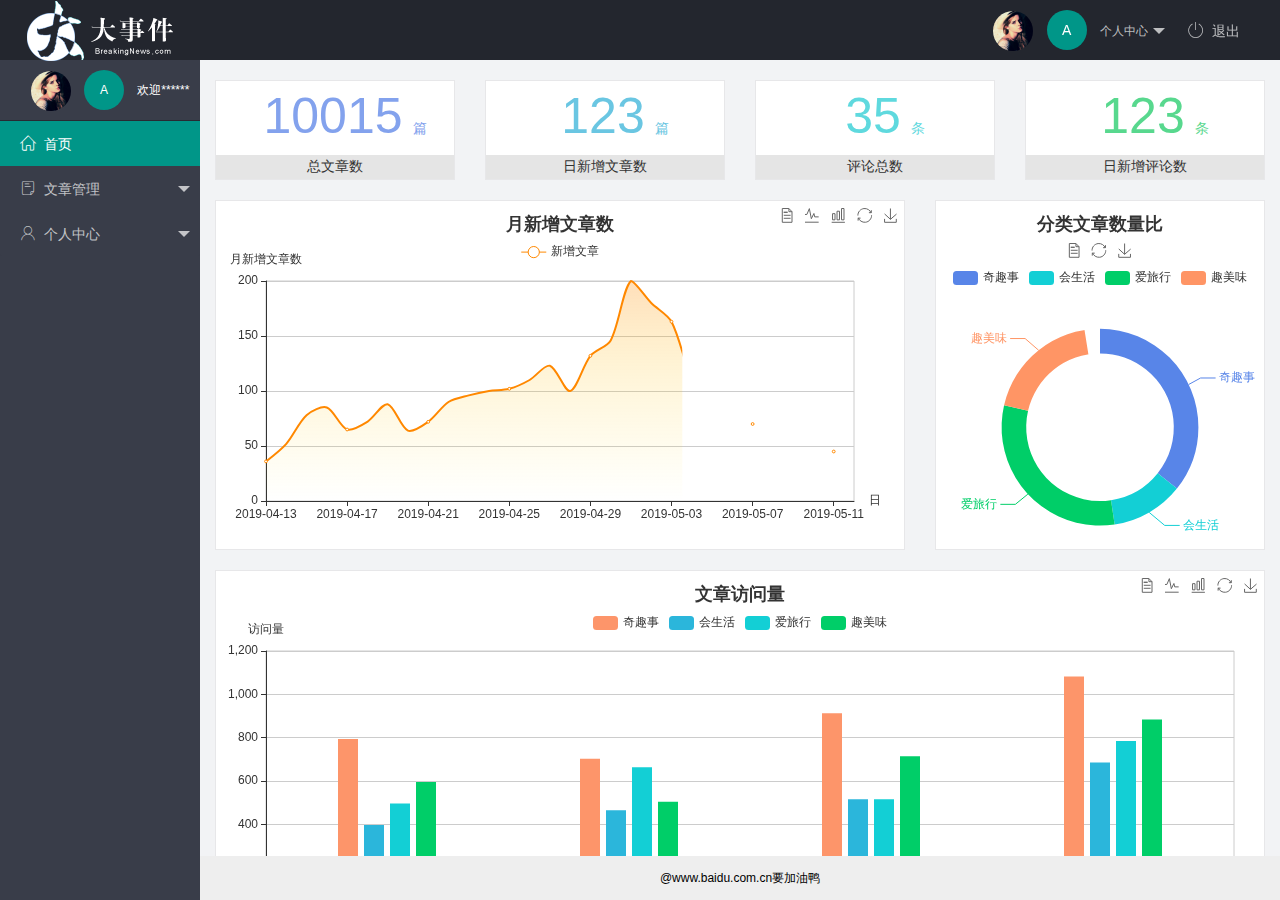
<file: index.html>
<!DOCTYPE html>
<html lang="en">
<head>
    <meta charset="UTF-8">
    <meta name="viewport" content="width=device-width, initial-scale=1.0">
    <title>后台管理</title>
    <link rel="stylesheet" href="./assets/css/index.css">
    <link rel="stylesheet" href="./assets/lib/layui/css/layui.css">
    <link rel="stylesheet" href="./assets/fonts/iconfont.css">
    <link rel="stylesheet" href="./assets/css/index.css">
</head>
<body class="layui-layout-body">
    <div class="layui-layout layui-layout-admin">
      <div class="layui-header">
        <div class="layui-logo">
            <img src="./assets/images/logo.png" alt="" />
        </div>
        <!-- 头部区域（可配合layui已有的水平导航） -->
        <ul class="layui-nav layui-layout-right">
          <li class="layui-nav-item">
            <a href="javascript:;" class="userinfo">
              <img src="./assets/images/sample.jpg" class="layui-nav-img">
              <span class="text-avater">A</span>
              个人中心
            </a>
            <dl class="layui-nav-child">
              <dd><a href="./user/user_info.html" target="fm">基本资料</a></dd>
              <dd><a href="./user/user_avatar.html" target="fm">个人中心</a></dd>
              <dd><a href="./user/user_pwd.html" target="fm">修改密码</a></dd>
            </dl> 
          </li>
          <li class="layui-nav-item">
            <a href="javascript:;" id="btnLogout"><span class="iconfont icon-tuichu"></span>退出</a>
          </li>
        </ul>
      </div>
      
      <div class="layui-side layui-bg-black">
        <div class="layui-side-scroll">
          <div class="userinfo">
            <img src="./assets/images/sample.jpg" class="layui-nav-img">
            <span class="text-avater">A</span>
            <span id="welcome">欢迎******</span>
          </div>
          <!-- 左侧导航区域（可配合layui已有的垂直导航） -->
          <ul class="layui-nav layui-nav-tree" lay-shrink="all">
            <li class="layui-nav-item layui-this"><a href="./home/dashboard.html" target="fm"><span class="iconfont icon-home"></span>首页</a></li>
            <li class="layui-nav-item">
              <a class="" href="javascript:;"><span class="iconfont icon-16"></span>文章管理</a>
              <dl class="layui-nav-child">
                <dd><a href="./article/article_cate.html" target="fm"><i class="layui-icon layui-icon-app"></i>文章类别</a></dd>
                <dd><a href="./article/article_list.html" target="fm"><i class="layui-icon layui-icon-app"></i>文章列表</a></dd>
                <dd><a href="./article/article_pub.html" target="fm"><i class="layui-icon layui-icon-app"></i>发布文章</a></dd>
              </dl>
            </li>
            <li class="layui-nav-item">
              <a href="javascript:;"><span class="iconfont icon-user"></span>个人中心</a>
              <dl class="layui-nav-child">
                <dd><a href="./user/user_info.html" target="fm"><i class="layui-icon layui-icon-app"></i>基本资料</a></dd>
                <dd><a href="./user/user_avatar.html" target="fm"><i class="layui-icon layui-icon-app"></i>更换头像</a></dd>
                <dd><a href="./user/user_pwd.html" target="fm"><i class="layui-icon layui-icon-app"></i>重置密码</a></dd>
              </dl>
            </li>
          </ul>
        </div>
      </div>
      
      <div class="layui-body">
        <!-- 内容主体区域 -->
          <iframe name="fm" src="./home/dashboard.html" frameborder="0"></iframe>
      </div>
      
      <div class="layui-footer">
        <!-- 底部固定区域 -->
        @www.baidu.com.cn要加油鸭
      </div>
    </div>
    <script src="./assets/lib/layui/layui.all.js"></script>
    <script src="./assets/lib/jquery.js"></script>
    <script src="./assets/js/baseAPI.js"></script>
    <script src="./assets/js/index.js"></script>
    </body>
</html>
</file>
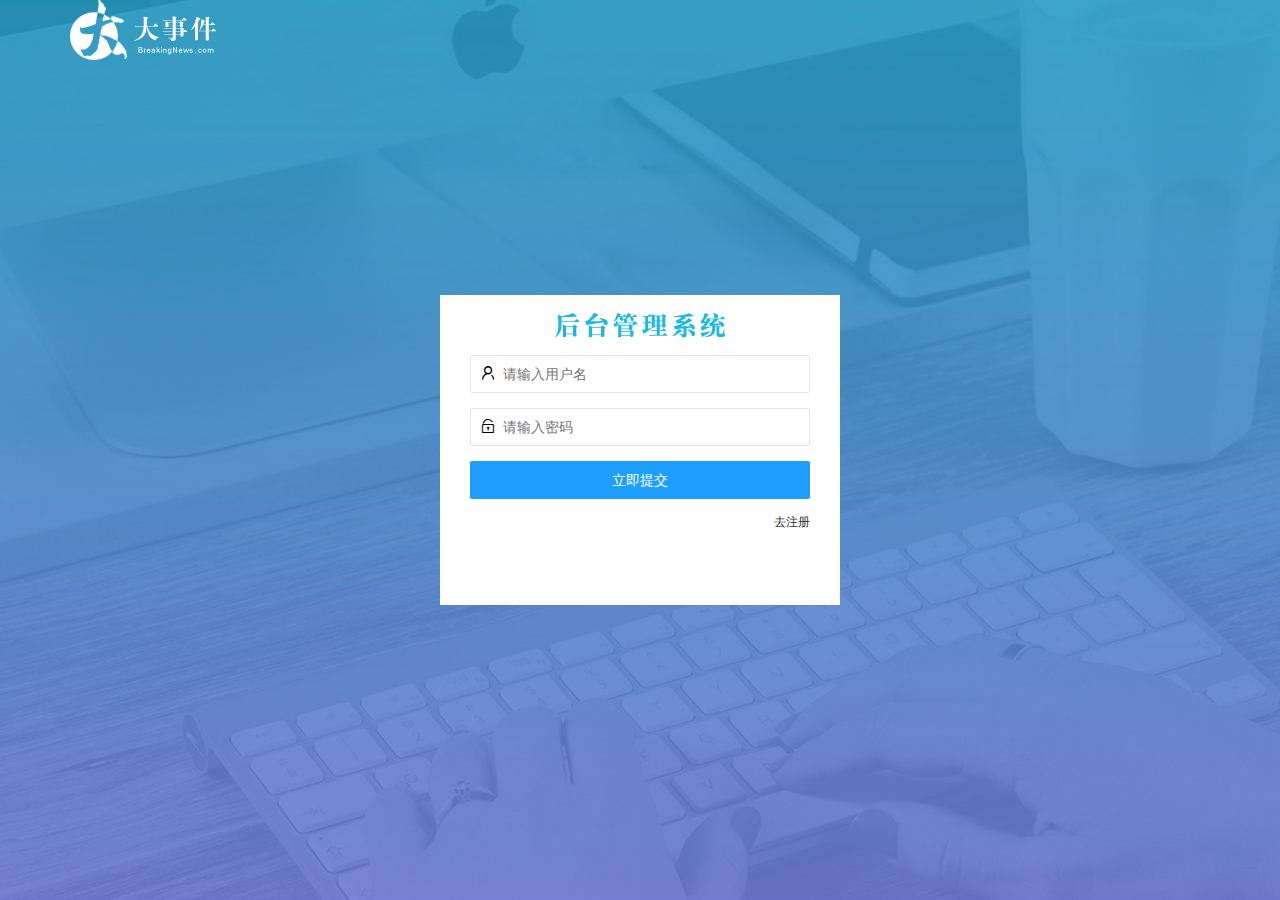
<file: login.html>
<!DOCTYPE html>
<html lang="en">
<head>
    <meta charset="UTF-8">
    <meta name="viewport" content="width=device-width, initial-scale=1.0">
    <title>Document</title>
    <!-- 导入LayUI的样式表 -->
    <link rel="stylesheet" href="./assets/lib/layui/css/layui.css">
    <!-- 导入自己的样式表 -->
    <link rel="stylesheet" href="./assets/css/login.css">
</head>
<body>
    <!-- 头部的logo区域 -->
    <div class="layui-main">
        <img src="./assets/images/logo.png" alt="">
    </div>

    <!-- 登录注册区域 -->
    <div class="logAndRegbox">
        <div class="title-box"></div>

        <!-- 登录的div -->
        <div class="login-box">
            <!-- 登录的表单 -->
            <form class="layui-form" id="form_login">
                <!-- 用户名 -->
                <div class="layui-form-item">
                    <i class="layui-icon layui-icon-username"></i>   
                    <input type="text" name="username" required lay-verify="required" placeholder="请输入用户名" autocomplete="off" class="layui-input" />
                </div>

                <!-- 密码 -->
                <div class="layui-form-item">
                    <i class="layui-icon layui-icon-password"></i> 
                    <input type="password" name="password" required 
                    lay-verify="required|pwd" placeholder="请输入密码" autocomplete="off" class="layui-input">
                </div>

                <!-- 提交 -->
                <div class="layui-form-item">
                    <button class="layui-btn layui-btn-fluid layui-btn-normal" lay-submit lay-filter="formDemo">立即提交</button>
                </div>

                <!-- 去注册 -->
                <div class="layui-form-item links">
                    <a href="javascript:;" id="link_reg">去注册</a>
                </div>
            </form>  
        </div>

        <!-- 注册的div -->
        <div class="reg-box">
            <!-- 注册的表单 -->
            <form class="layui-form" id="form_reg">
                <!-- 用户名 -->
                <div class="layui-form-item">
                    <i class="layui-icon layui-icon-username"></i>   
                    <input type="text" name="user" required  lay-verify="required" placeholder="请输入用户名" autocomplete="off" class="layui-input">
                </div>

                <!-- 密码 -->
                <div class="layui-form-item">
                    <i class="layui-icon layui-icon-password"></i> 
                    <input type="password" name="password" required  lay-verify="required|pwd" placeholder="请输入密码" autocomplete="off" class="layui-input">
                </div>

                <!-- 再次确认密码 -->
                <div class="layui-form-item">
                    <i class="layui-icon layui-icon-password"></i> 
                    <input type="password" name="repassword" required  lay-verify="required|pwd|repwd" placeholder="请确认密码" autocomplete="off" class="layui-input">
                </div>

                <!-- 提交 -->
                <div class="layui-form-item">
                    <button class="layui-btn layui-btn-fluid" lay-submit lay-filter="formDemo">立即提交</button>
                </div>

                <!-- 去注册 -->
                <div class="layui-form-item links">
                    <a href="javascript:;" id="link_login">去登录</a>
                </div>
            </form>
            
        </div>

    </div>
    <script src="./assets/lib/layui/layui.all.js"></script>
    <script src="./assets/lib/jquery.js"></script>
    <script src="./assets/js/baseAPI.js"></script>
    <script src="./assets/js/login.js"></script>
</body>
</html>
</file>
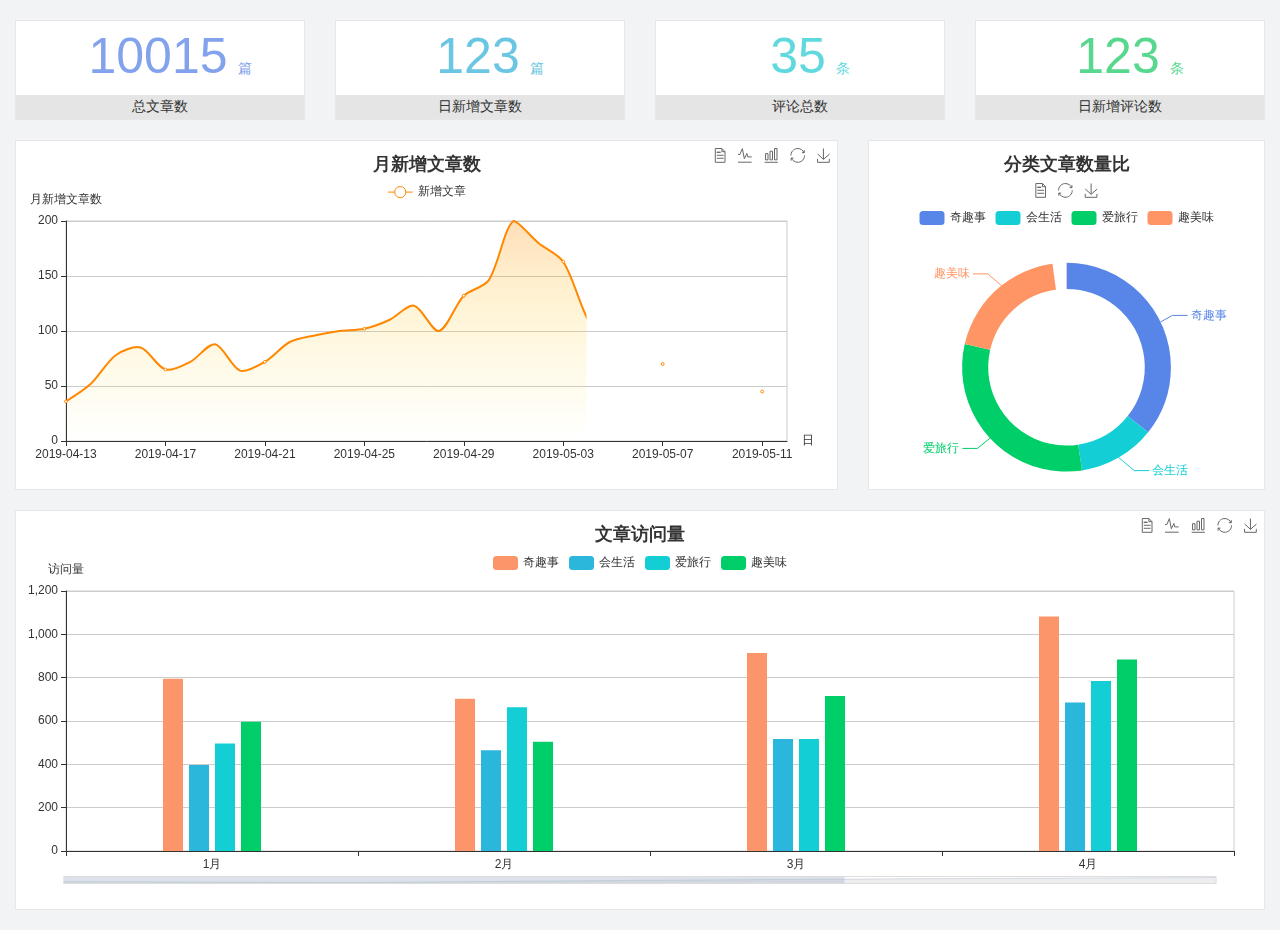
<file: home/dashboard.html>
<!DOCTYPE html>
<html lang="en">

<head>
  <meta charset="UTF-8">
  <meta name="viewport" content="width=device-width, initial-scale=1.0">
  <meta http-equiv="X-UA-Compatible" content="ie=edge">
  <title>图表统计</title>
  <link rel="stylesheet" href="../../assets/lib/bootstrap.css" />
  <link rel="stylesheet" href="../../assets/lib/main.css" />
  <script src="../../assets/lib/jquery.js"></script>
  <script type="text/javascript" src="../../assets/lib/echarts.min.js"></script>
</head>

<body>
  <div class="container-fluid">
    <div class="row spannel_list">
      <div class="col-sm-3 col-xs-6">
        <div class="spannel">
          <em>10015</em><span>篇</span>
          <b>总文章数</b>
        </div>
      </div>
      <div class="col-sm-3 col-xs-6">
        <div class="spannel scolor01">
          <em>123</em><span>篇</span>
          <b>日新增文章数</b>
        </div>
      </div>
      <div class="col-sm-3 col-xs-6">
        <div class="spannel scolor02">
          <em>35</em><span>条</span>
          <b>评论总数</b>
        </div>
      </div>
      <div class="col-sm-3 col-xs-6">
        <div class="spannel scolor03">
          <em>123</em><span>条</span>
          <b>日新增评论数</b>
        </div>
      </div>
    </div>
  </div>

  <div class="container-fluid">
    <div class="row curve-pie">
      <div class="col-lg-8 col-md-8">
        <div class="gragh_pannel" id="curve_show"></div>
      </div>
      <div class="col-lg-4 col-md-4">
        <div class="gragh_pannel" id="pie_show"></div>
      </div>
    </div>
  </div>

  <div class="container-fluid">
    <div class="column_pannel" id="column_show"></div>
  </div>

  <script>
    var oChart = echarts.init(document.getElementById('curve_show'));
    var aList_all = [
      { 'count': 36, 'date': '2019-04-13' },
      { 'count': 52, 'date': '2019-04-14' },
      { 'count': 78, 'date': '2019-04-15' },
      { 'count': 85, 'date': '2019-04-16' },
      { 'count': 65, 'date': '2019-04-17' },
      { 'count': 72, 'date': '2019-04-18' },
      { 'count': 88, 'date': '2019-04-19' },
      { 'count': 64, 'date': '2019-04-20' },
      { 'count': 72, 'date': '2019-04-21' },
      { 'count': 90, 'date': '2019-04-22' },
      { 'count': 96, 'date': '2019-04-23' },
      { 'count': 100, 'date': '2019-04-24' },
      { 'count': 102, 'date': '2019-04-25' },
      { 'count': 110, 'date': '2019-04-26' },
      { 'count': 123, 'date': '2019-04-27' },
      { 'count': 100, 'date': '2019-04-28' },
      { 'count': 132, 'date': '2019-04-29' },
      { 'count': 146, 'date': '2019-04-30' },
      { 'count': 200, 'date': '2019-05-01' },
      { 'count': 180, 'date': '2019-05-02' },
      { 'count': 163, 'date': '2019-05-03' },
      { 'count': 110, 'date': '2019-05-04' },
      { 'count': 80, 'date': '2019-05-05' },
      { 'count': 82, 'date': '2019-05-06' },
      { 'count': 70, 'date': '2019-05-07' },
      { 'count': 65, 'date': '2019-05-08' },
      { 'count': 54, 'date': '2019-05-09' },
      { 'count': 40, 'date': '2019-05-10' },
      { 'count': 45, 'date': '2019-05-11' },
      { 'count': 38, 'date': '2019-05-12' },
    ];

    let aCount = [];
    let aDate = [];

    for (var i = 0; i < aList_all.length; i++) {
      aCount.push(aList_all[i].count);
      aDate.push(aList_all[i].date);
    }

    var chartopt = {
      title: {
        text: '月新增文章数',
        left: 'center',
        top: '10'
      },
      tooltip: {
        trigger: 'axis'
      },
      legend: {
        data: ['新增文章'],
        top: '40'
      },
      toolbox: {
        show: true,
        feature: {
          mark: { show: true },
          dataView: { show: true, readOnly: false },
          magicType: { show: true, type: ['line', 'bar'] },
          restore: { show: true },
          saveAsImage: { show: true }
        }
      },
      calculable: true,
      xAxis: [
        {
          name: '日',
          type: 'category',
          boundaryGap: false,
          data: aDate
        }
      ],
      yAxis: [
        {
          name: '月新增文章数',
          type: 'value'
        }
      ],
      series: [
        {
          name: '新增文章',
          type: 'line',
          smooth: true,
          itemStyle: { normal: { areaStyle: { type: 'default' }, color: '#f80' }, lineStyle: { color: '#f80' } },
          data: aCount
        }],
      areaStyle: {
        normal: {
          color: new echarts.graphic.LinearGradient(0, 0, 0, 1, [{
            offset: 0,
            color: 'rgba(255,136,0,0.39)'
          }, {
            offset: .34,
            color: 'rgba(255,180,0,0.25)'
          }, {
            offset: 1,
            color: 'rgba(255,222,0,0.00)'
          }])

        }
      },
      grid: {
        show: true,
        x: 50,
        x2: 50,
        y: 80,
        height: 220
      }
    };

    oChart.setOption(chartopt);


    var oPie = echarts.init(document.getElementById('pie_show'));
    var oPieopt =
    {
      title: {
        top: 10,
        text: '分类文章数量比',
        x: 'center'
      },
      tooltip: {
        trigger: 'item',
        formatter: "{a} <br/>{b} : {c} ({d}%)"
      },
      color: ['#5885e8', '#13cfd5', '#00ce68', '#ff9565'],
      legend: {
        x: 'center',
        top: 65,
        data: ['奇趣事', '会生活', '爱旅行', '趣美味']
      },
      toolbox: {
        show: true,
        x: 'center',
        top: 35,
        feature: {
          mark: { show: true },
          dataView: { show: true, readOnly: false },
          magicType: {
            show: true,
            type: ['pie', 'funnel'],
            option: {
              funnel: {
                x: '25%',
                width: '50%',
                funnelAlign: 'left',
                max: 1548
              }
            }
          },
          restore: { show: true },
          saveAsImage: { show: true }
        }
      },
      calculable: true,
      series: [
        {
          name: '访问来源',
          type: 'pie',
          radius: ['45%', '60%'],
          center: ['50%', '65%'],
          data: [
            { value: 300, name: '奇趣事' },
            { value: 100, name: '会生活' },
            { value: 260, name: '爱旅行' },
            { value: 180, name: '趣美味' }
          ]
        }
      ]
    };
    oPie.setOption(oPieopt);



    var oColumn = this.echarts.init(document.getElementById('column_show'));
    var oColumnopt =
    {
      title: {
        text: '文章访问量',
        left: 'center',
        top: '10'
      },
      tooltip: {
        trigger: 'axis'
      },
      legend: {
        data: ['奇趣事', '会生活', '爱旅行', '趣美味'],
        top: '40'
      },
      toolbox: {
        show: true,
        feature: {
          mark: { show: true },
          dataView: { show: true, readOnly: false },
          magicType: { show: true, type: ['line', 'bar'] },
          restore: { show: true },
          saveAsImage: { show: true }
        }
      },
      calculable: true,
      xAxis: [
        {
          type: 'category',
          data: ['1月', '2月', '3月', '4月', '5月']
        }
      ],
      yAxis: [
        {
          name: '访问量',
          type: 'value'
        }
      ],
      series: [
        {
          name: '奇趣事',
          type: 'bar',
          barWidth: 20,
          itemStyle: {
            normal: { areaStyle: { type: 'default' }, color: '#fd956a' }
          },
          data: [800, 708, 920, 1090, 1200]
        },
        {
          name: '会生活',
          type: 'bar',
          barWidth: 20,
          itemStyle: {
            normal: { areaStyle: { type: 'default' }, color: '#2bb6db' }
          },
          data: [400, 468, 520, 690, 800]
        },
        {
          name: '爱旅行',
          type: 'bar',
          barWidth: 20,
          itemStyle: {
            normal: { areaStyle: { type: 'default' }, color: '#13cfd5' }
          },
          data: [500, 668, 520, 790, 900]
        },
        {
          name: '趣美味',
          type: 'bar',
          barWidth: 20,
          itemStyle: {
            normal: { areaStyle: { type: 'default' }, color: '#00ce68' }
          },
          data: [600, 508, 720, 890, 1000]
        }
      ],
      grid: {
        show: true,
        x: 50,
        x2: 30,
        y: 80,
        height: 260
      },
      dataZoom: [//给x轴设置滚动条
        {
          start: 0,//默认为0
          end: 100 - 1000 / 31,//默认为100
          type: 'slider',
          show: true,
          xAxisIndex: [0],
          handleSize: 0,//滑动条的 左右2个滑动条的大小
          height: 8,//组件高度
          left: 45, //左边的距离
          right: 50,//右边的距离
          bottom: 26,//右边的距离
          handleColor: '#ddd',//h滑动图标的颜色
          handleStyle: {
            borderColor: "#cacaca",
            borderWidth: "1",
            shadowBlur: 2,
            background: "#ddd",
            shadowColor: "#ddd",
          }
        }]
    };
    oColumn.setOption(oColumnopt);
  </script>
</body>

</html>
</file>
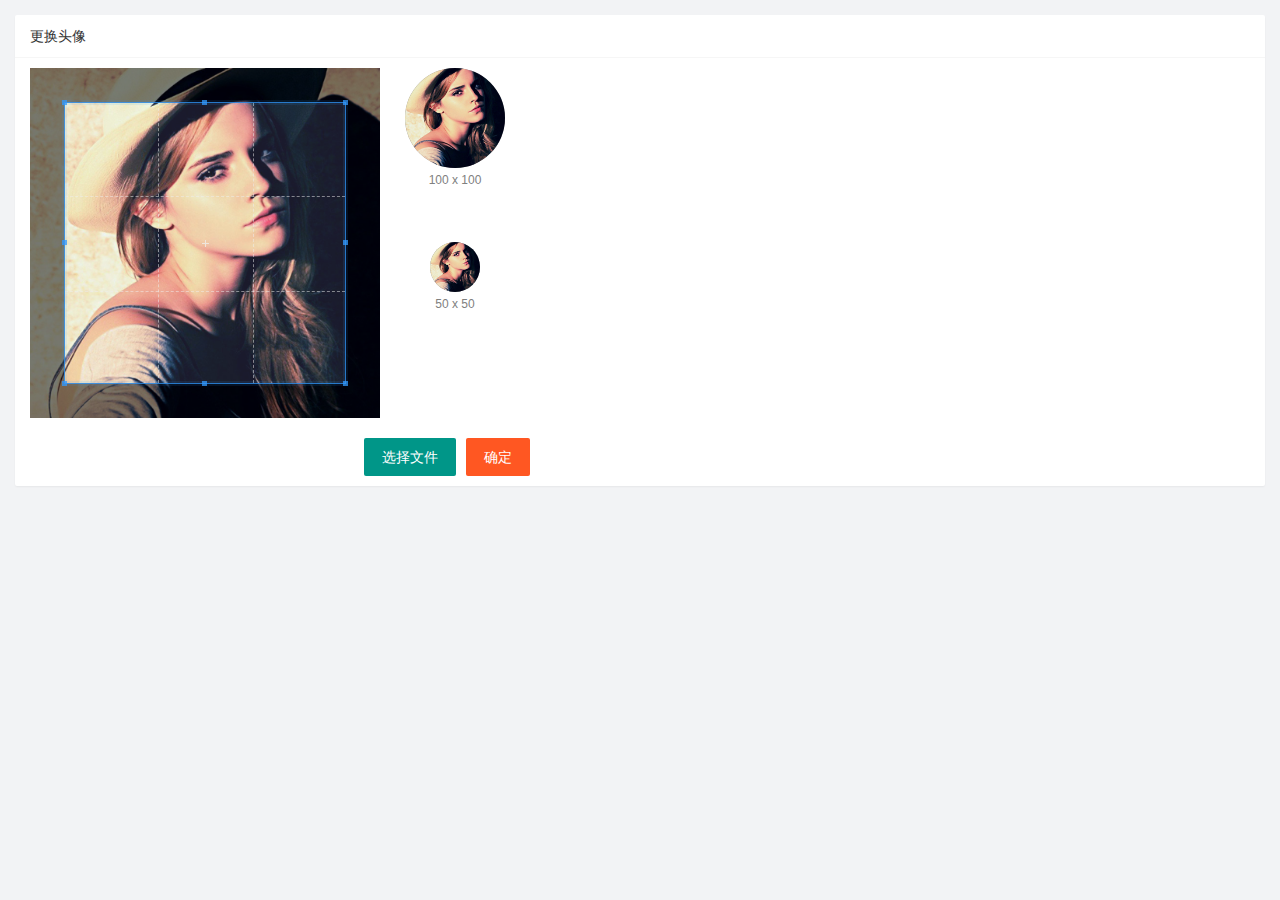
<file: user/user_avatar.html>
<!DOCTYPE html>
<html lang="en">
<head>
    <meta charset="UTF-8">
    <meta name="viewport" content="width=device-width, initial-scale=1.0">
    <title>Document</title>
    <link rel="stylesheet" href="../assets/css/layui.css">
    <link rel="stylesheet" href="../assets/css/user/user_avatar.css">
    <link rel="stylesheet" href="/assets/lib/cropper/cropper.css" />
</head>
<body>
    <div class="layui-card">
        <div class="layui-card-header">更换头像</div>
        <div class="layui-card-body">
            <!-- 第一行的图片裁剪和预览区域 -->
            <div class="row1">
                <!-- 图片裁剪区域 -->
                <div class="cropper-box">
                    <!-- 这个 img 标签很重要，将来会把它初始化为裁剪区域 -->
                    <img id="image" src="/assets/images/sample.jpg" />
                </div>
                <!-- 图片的预览区域 -->
                <div class="preview-box">
                    <div>
                        <!-- 宽高为 100px 的预览区域 -->
                        <div class="img-preview w100"></div>
                        <p class="size">100 x 100</p>
                    </div>
                    <div>
                        <!-- 宽高为 50px 的预览区域 -->
                        <div class="img-preview w50"></div>
                        <p class="size">50 x 50</p>
                    </div>
                </div>
            </div>

            <!-- 第二行的按钮区域 -->
            <div class="row2">
                <input type="file" id="file" accept="image/png,image/jpeg">
                <button type="button" class="layui-btn" id="btnChooseImage">选择文件</button>
                <button type="button" id="btnUpload" class="layui-btn layui-btn-danger" id="btnUpload">确定</button>
            </div>
        </div>
    </div>

    <script src="../assets/lib/layui/layui.all.js"></script>
    <script src="../assets/lib/jquery.js"></script>
    <script src="../assets/lib/cropper/Cropper.js"></script>
    <script src="../assets/lib/cropper/jquery-cropper.js"></script>
    <script src="../assets/js/baseAPI.js"></script>
    <script src="../assets/js/user/user_avatar.js"></script>
</body>
</html>
</file>
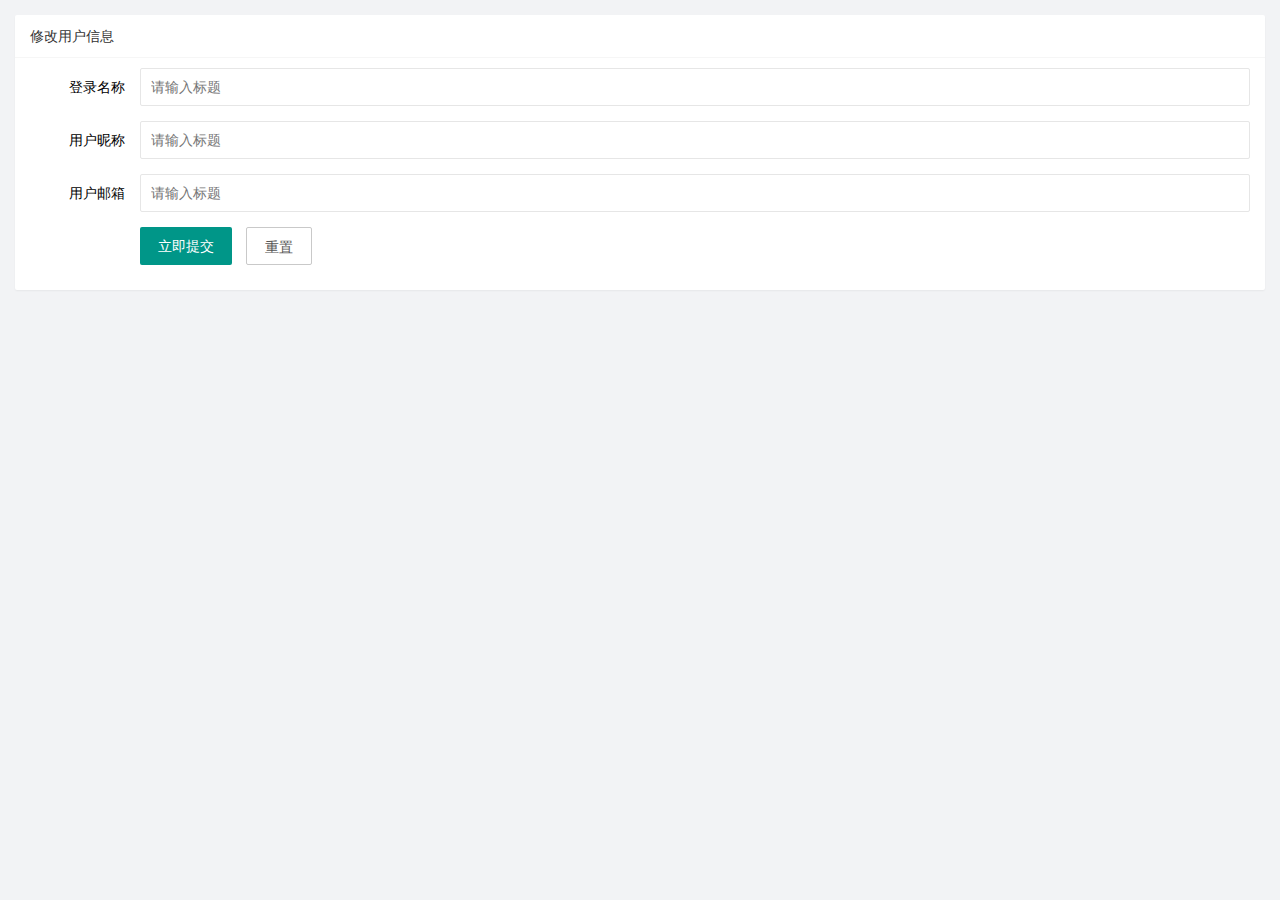
<file: user/user_info.html>
<!DOCTYPE html>
<html lang="en">
<head>
    <meta charset="UTF-8">
    <meta name="viewport" content="width=device-width, initial-scale=1.0">
    <title>Document</title>
    <link rel="stylesheet" href="../assets/css/layui.css">
    <link rel="stylesheet" href="../assets/css/user/user_info.css">
</head>
<body>
    <div class="layui-card">
        <div class="layui-card-header">修改用户信息</div>
        <div class="layui-card-body">
            <form class="layui-form" action="" lay-filter = 'formUserInfo'>
                <!-- 这是一个隐藏域 -->
                <input type="hidden" name="id" value=""/>
                <div class="layui-form-item">
                  <label class="layui-form-label">登录名称</label>
                  <div class="layui-input-block">
                    <input type="text" name="username"" required  lay-verify="required" placeholder="请输入标题" autocomplete="off" class="layui-input" readonly>
                  </div>
                </div>
                <div class="layui-form-item">
                    <label class="layui-form-label">用户昵称</label>
                    <div class="layui-input-block">
                      <input type="text" name="nickname" required  lay-verify="required|nickname" placeholder="请输入标题" autocomplete="off" class="layui-input">
                    </div>
                </div>
                <div class="layui-form-item">
                    <label class="layui-form-label">用户邮箱</label>
                    <div class="layui-input-block">
                      <input type="text" name="email" required  lay-verify="required|email" placeholder="请输入标题" autocomplete="off" class="layui-input">
                    </div>
                </div>
                <div class="layui-form-item">
                    <div class="layui-input-block">
                      <button class="layui-btn" lay-submit lay-filter="formDemo">立即提交</button>
                      <button type="reset" class="layui-btn layui-btn-primary" id="btnReset">重置</button>
                    </div>
                </div>
            <form>
        </div>
    </div>
    <script src="../assets/lib/layui/layui.all.js"></script>
    <script src="../assets/lib/jquery.js"></script>
    <script src="../assets/js/baseAPI.js"></script>
    <script src="../assets/js/user/user_info.js"></script>

</body>
</html>
</file>
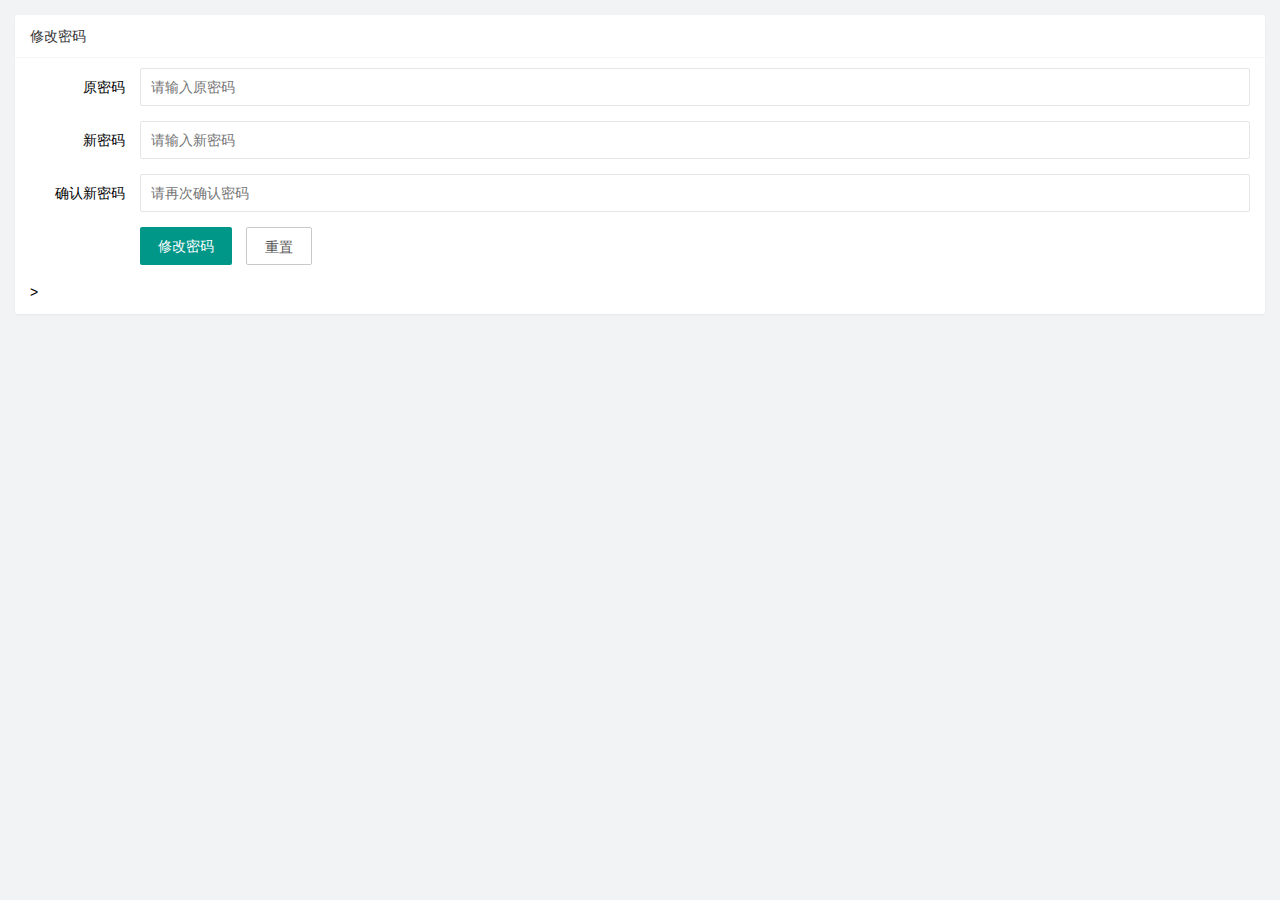
<file: user/user_pwd.html>
<!DOCTYPE html>
<html lang="en">
<head>
    <meta charset="UTF-8">
    <meta name="viewport" content="width=device-width, initial-scale=1.0">
    <title>Document</title>
    <link rel="stylesheet" href="../assets/lib/layui/css/layui.css">
    <link rel="stylesheet" href="../assets/css/user/user_pwd.css">
</head>
<body>
    <div class="layui-card">
        <div class="layui-card-header">修改密码</div>
        <div class="layui-card-body">
            <form class="layui-form"> <!-- 提示：如果你不想用form，你可以换成div等任何一个普通元素 -->
                <div class="layui-form-item">
                  <label class="layui-form-label">原密码</label>
                  <div class="layui-input-block">
                    <input type="text" name="oldPwd" required  lay-verify="required|pwd" placeholder="请输入原密码" autocomplete="off" class="layui-input">
                  </div>
                </div>
                <div class="layui-form-item">
                    <label class="layui-form-label">新密码</label>
                    <div class="layui-input-block">
                      <input type="password" name="newPwd" required  lay-verify="required|pwd|samePwd" placeholder="请输入新密码" autocomplete="off" class="layui-input">
                    </div>
                  </div>
                  <div class="layui-form-item">
                    <label class="layui-form-label">确认新密码</label>
                    <div class="layui-input-block">
                      <input type="password" name="rePwd" required  lay-verify="required|pwd|rePwd" placeholder="请再次确认密码" autocomplete="off" class="layui-input">
                    </div>
                  </div>
                  <div class="layui-form-item">
                    <div class="layui-input-block">
                      <button class="layui-btn" lay-submit lay-filter="*">修改密码</button>
                      <button type="reset" class="layui-btn layui-btn-primary">重置</button>
                    </div>
                  </div>
            </form>>
        </div>
    </div>
    <script src="../assets/lib/layui/layui.all.js"></script>
    <script src="../assets/lib/jquery.js"></script>
    <script src="../assets/js/baseAPI.js"></script>
    <script src="../assets/js/user/user_pwd.js"></script>
</body>
</html>
</file>
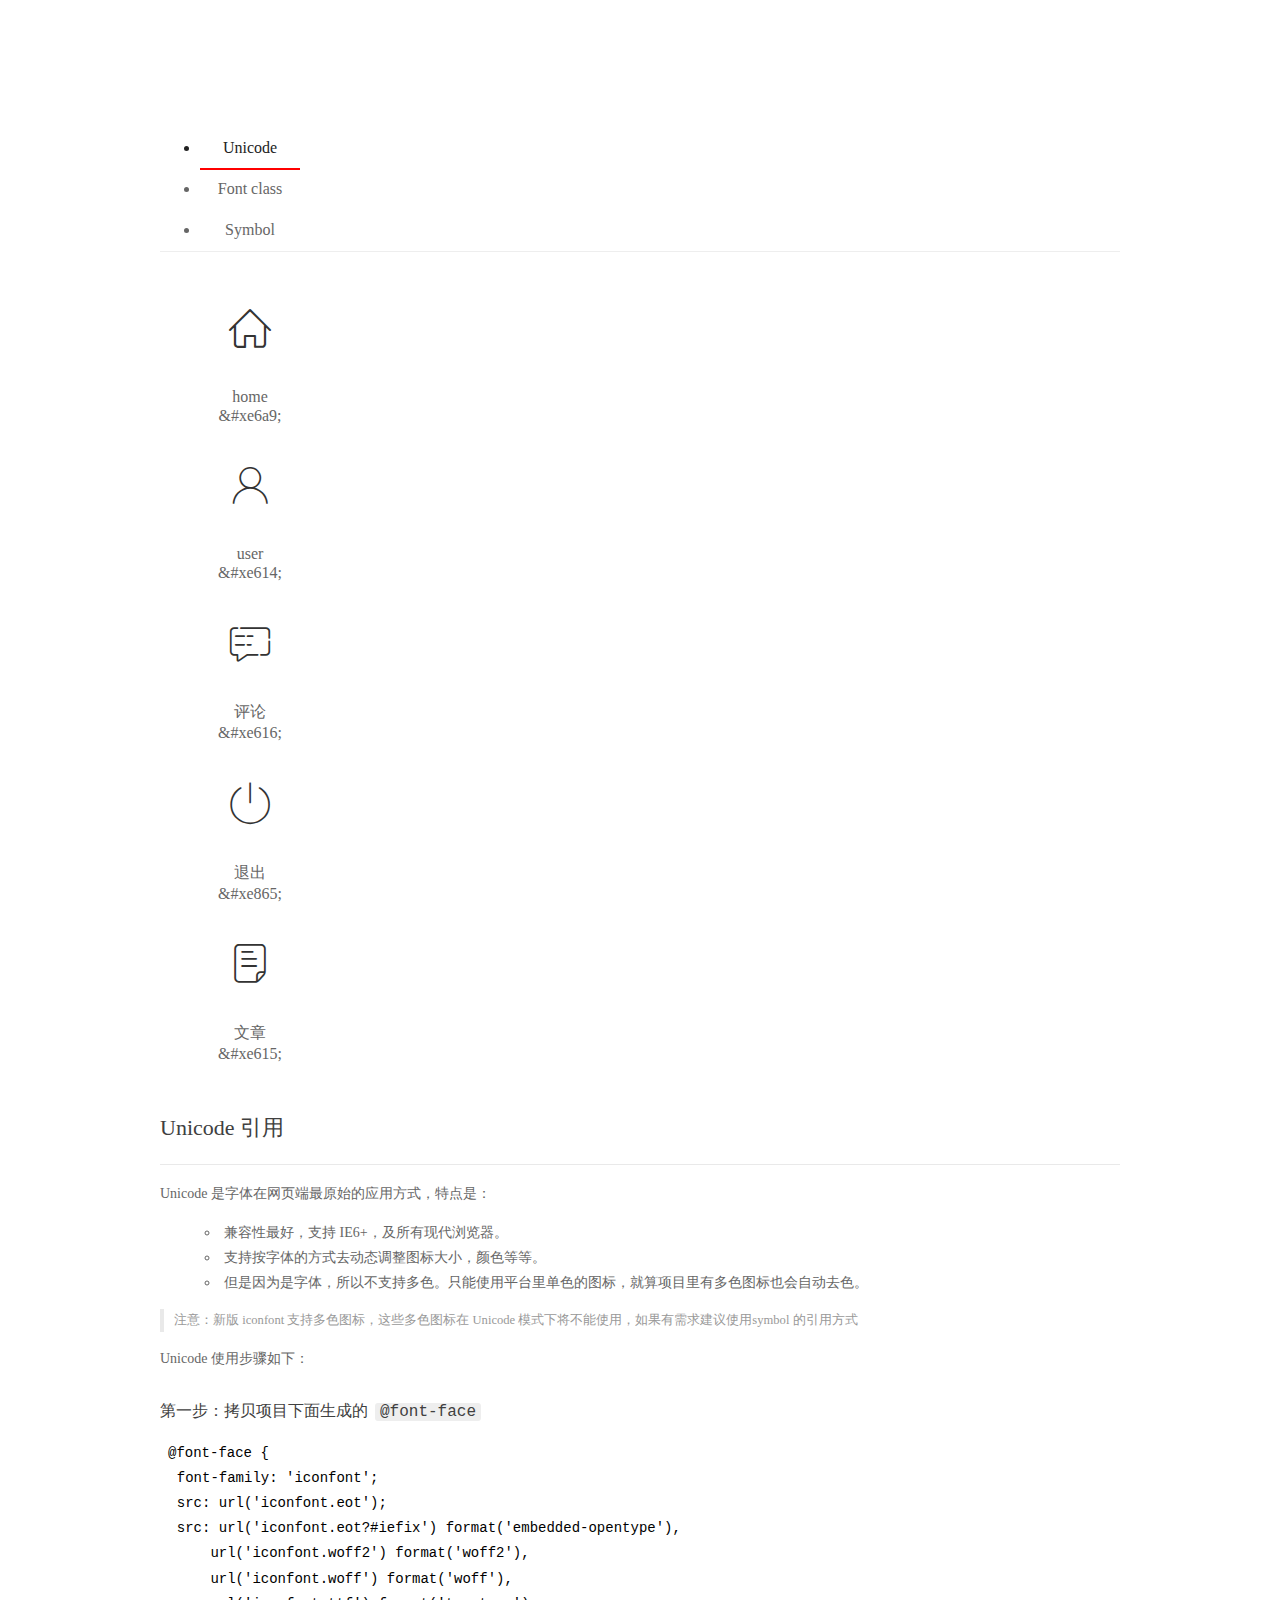
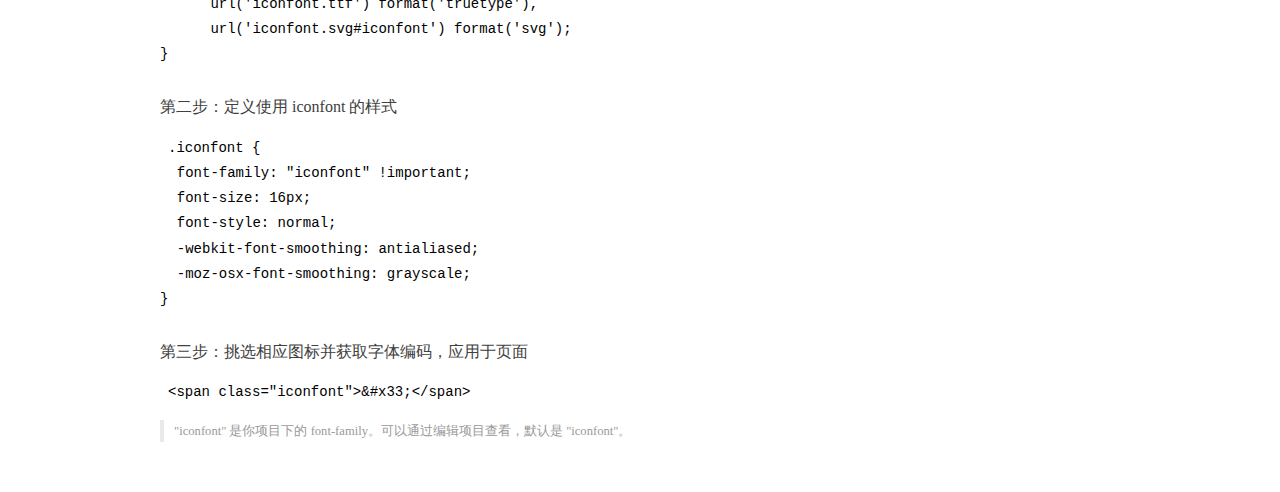
<file: assets/fonts/demo_index.html>
<!DOCTYPE html>
<html>
<head>
  <meta charset="utf-8"/>
  <title>IconFont Demo</title>
  <link rel="shortcut icon" href="https://gtms04.alicdn.com/tps/i4/TB1_oz6GVXXXXaFXpXXJDFnIXXX-64-64.ico" type="image/x-icon"/>
  <link rel="stylesheet" href="https://g.alicdn.com/thx/cube/1.3.2/cube.min.css">
  <link rel="stylesheet" href="demo.css">
  <link rel="stylesheet" href="iconfont.css">
  <script src="iconfont.js"></script>
  <!-- jQuery -->
  <script src="https://a1.alicdn.com/oss/uploads/2018/12/26/7bfddb60-08e8-11e9-9b04-53e73bb6408b.js"></script>
  <!-- 代码高亮 -->
  <script src="https://a1.alicdn.com/oss/uploads/2018/12/26/a3f714d0-08e6-11e9-8a15-ebf944d7534c.js"></script>
</head>
<body>
  <div class="main">
    <h1 class="logo"><a href="https://www.iconfont.cn/" title="iconfont 首页" target="_blank">&#xe86b;</a></h1>
    <div class="nav-tabs">
      <ul id="tabs" class="dib-box">
        <li class="dib active"><span>Unicode</span></li>
        <li class="dib"><span>Font class</span></li>
        <li class="dib"><span>Symbol</span></li>
      </ul>
      
    </div>
    <div class="tab-container">
      <div class="content unicode" style="display: block;">
          <ul class="icon_lists dib-box">
          
            <li class="dib">
              <span class="icon iconfont">&#xe6a9;</span>
                <div class="name">home</div>
                <div class="code-name">&amp;#xe6a9;</div>
              </li>
          
            <li class="dib">
              <span class="icon iconfont">&#xe614;</span>
                <div class="name">user</div>
                <div class="code-name">&amp;#xe614;</div>
              </li>
          
            <li class="dib">
              <span class="icon iconfont">&#xe616;</span>
                <div class="name">评论</div>
                <div class="code-name">&amp;#xe616;</div>
              </li>
          
            <li class="dib">
              <span class="icon iconfont">&#xe865;</span>
                <div class="name">退出</div>
                <div class="code-name">&amp;#xe865;</div>
              </li>
          
            <li class="dib">
              <span class="icon iconfont">&#xe615;</span>
                <div class="name">文章</div>
                <div class="code-name">&amp;#xe615;</div>
              </li>
          
          </ul>
          <div class="article markdown">
          <h2 id="unicode-">Unicode 引用</h2>
          <hr>

          <p>Unicode 是字体在网页端最原始的应用方式，特点是：</p>
          <ul>
            <li>兼容性最好，支持 IE6+，及所有现代浏览器。</li>
            <li>支持按字体的方式去动态调整图标大小，颜色等等。</li>
            <li>但是因为是字体，所以不支持多色。只能使用平台里单色的图标，就算项目里有多色图标也会自动去色。</li>
          </ul>
          <blockquote>
            <p>注意：新版 iconfont 支持多色图标，这些多色图标在 Unicode 模式下将不能使用，如果有需求建议使用symbol 的引用方式</p>
          </blockquote>
          <p>Unicode 使用步骤如下：</p>
          <h3 id="-font-face">第一步：拷贝项目下面生成的 <code>@font-face</code></h3>
<pre><code class="language-css"
>@font-face {
  font-family: 'iconfont';
  src: url('iconfont.eot');
  src: url('iconfont.eot?#iefix') format('embedded-opentype'),
      url('iconfont.woff2') format('woff2'),
      url('iconfont.woff') format('woff'),
      url('iconfont.ttf') format('truetype'),
      url('iconfont.svg#iconfont') format('svg');
}
</code></pre>
          <h3 id="-iconfont-">第二步：定义使用 iconfont 的样式</h3>
<pre><code class="language-css"
>.iconfont {
  font-family: "iconfont" !important;
  font-size: 16px;
  font-style: normal;
  -webkit-font-smoothing: antialiased;
  -moz-osx-font-smoothing: grayscale;
}
</code></pre>
          <h3 id="-">第三步：挑选相应图标并获取字体编码，应用于页面</h3>
<pre>
<code class="language-html"
>&lt;span class="iconfont"&gt;&amp;#x33;&lt;/span&gt;
</code></pre>
          <blockquote>
            <p>"iconfont" 是你项目下的 font-family。可以通过编辑项目查看，默认是 "iconfont"。</p>
          </blockquote>
          </div>
      </div>
      <div class="content font-class">
        <ul class="icon_lists dib-box">
          
          <li class="dib">
            <span class="icon iconfont icon-home"></span>
            <div class="name">
              home
            </div>
            <div class="code-name">.icon-home
            </div>
          </li>
          
          <li class="dib">
            <span class="icon iconfont icon-user"></span>
            <div class="name">
              user
            </div>
            <div class="code-name">.icon-user
            </div>
          </li>
          
          <li class="dib">
            <span class="icon iconfont icon-pinglun"></span>
            <div class="name">
              评论
            </div>
            <div class="code-name">.icon-pinglun
            </div>
          </li>
          
          <li class="dib">
            <span class="icon iconfont icon-tuichu"></span>
            <div class="name">
              退出
            </div>
            <div class="code-name">.icon-tuichu
            </div>
          </li>
          
          <li class="dib">
            <span class="icon iconfont icon-16"></span>
            <div class="name">
              文章
            </div>
            <div class="code-name">.icon-16
            </div>
          </li>
          
        </ul>
        <div class="article markdown">
        <h2 id="font-class-">font-class 引用</h2>
        <hr>

        <p>font-class 是 Unicode 使用方式的一种变种，主要是解决 Unicode 书写不直观，语意不明确的问题。</p>
        <p>与 Unicode 使用方式相比，具有如下特点：</p>
        <ul>
          <li>兼容性良好，支持 IE8+，及所有现代浏览器。</li>
          <li>相比于 Unicode 语意明确，书写更直观。可以很容易分辨这个 icon 是什么。</li>
          <li>因为使用 class 来定义图标，所以当要替换图标时，只需要修改 class 里面的 Unicode 引用。</li>
          <li>不过因为本质上还是使用的字体，所以多色图标还是不支持的。</li>
        </ul>
        <p>使用步骤如下：</p>
        <h3 id="-fontclass-">第一步：引入项目下面生成的 fontclass 代码：</h3>
<pre><code class="language-html">&lt;link rel="stylesheet" href="./iconfont.css"&gt;
</code></pre>
        <h3 id="-">第二步：挑选相应图标并获取类名，应用于页面：</h3>
<pre><code class="language-html">&lt;span class="iconfont icon-xxx"&gt;&lt;/span&gt;
</code></pre>
        <blockquote>
          <p>"
            iconfont" 是你项目下的 font-family。可以通过编辑项目查看，默认是 "iconfont"。</p>
        </blockquote>
      </div>
      </div>
      <div class="content symbol">
          <ul class="icon_lists dib-box">
          
            <li class="dib">
                <svg class="icon svg-icon" aria-hidden="true">
                  <use xlink:href="#icon-home"></use>
                </svg>
                <div class="name">home</div>
                <div class="code-name">#icon-home</div>
            </li>
          
            <li class="dib">
                <svg class="icon svg-icon" aria-hidden="true">
                  <use xlink:href="#icon-user"></use>
                </svg>
                <div class="name">user</div>
                <div class="code-name">#icon-user</div>
            </li>
          
            <li class="dib">
                <svg class="icon svg-icon" aria-hidden="true">
                  <use xlink:href="#icon-pinglun"></use>
                </svg>
                <div class="name">评论</div>
                <div class="code-name">#icon-pinglun</div>
            </li>
          
            <li class="dib">
                <svg class="icon svg-icon" aria-hidden="true">
                  <use xlink:href="#icon-tuichu"></use>
                </svg>
                <div class="name">退出</div>
                <div class="code-name">#icon-tuichu</div>
            </li>
          
            <li class="dib">
                <svg class="icon svg-icon" aria-hidden="true">
                  <use xlink:href="#icon-16"></use>
                </svg>
                <div class="name">文章</div>
                <div class="code-name">#icon-16</div>
            </li>
          
          </ul>
          <div class="article markdown">
          <h2 id="symbol-">Symbol 引用</h2>
          <hr>

          <p>这是一种全新的使用方式，应该说这才是未来的主流，也是平台目前推荐的用法。相关介绍可以参考这篇<a href="">文章</a>
            这种用法其实是做了一个 SVG 的集合，与另外两种相比具有如下特点：</p>
          <ul>
            <li>支持多色图标了，不再受单色限制。</li>
            <li>通过一些技巧，支持像字体那样，通过 <code>font-size</code>, <code>color</code> 来调整样式。</li>
            <li>兼容性较差，支持 IE9+，及现代浏览器。</li>
            <li>浏览器渲染 SVG 的性能一般，还不如 png。</li>
          </ul>
          <p>使用步骤如下：</p>
          <h3 id="-symbol-">第一步：引入项目下面生成的 symbol 代码：</h3>
<pre><code class="language-html">&lt;script src="./iconfont.js"&gt;&lt;/script&gt;
</code></pre>
          <h3 id="-css-">第二步：加入通用 CSS 代码（引入一次就行）：</h3>
<pre><code class="language-html">&lt;style&gt;
.icon {
  width: 1em;
  height: 1em;
  vertical-align: -0.15em;
  fill: currentColor;
  overflow: hidden;
}
&lt;/style&gt;
</code></pre>
          <h3 id="-">第三步：挑选相应图标并获取类名，应用于页面：</h3>
<pre><code class="language-html">&lt;svg class="icon" aria-hidden="true"&gt;
  &lt;use xlink:href="#icon-xxx"&gt;&lt;/use&gt;
&lt;/svg&gt;
</code></pre>
          </div>
      </div>

    </div>
  </div>
  <script>
  $(document).ready(function () {
      $('.tab-container .content:first').show()

      $('#tabs li').click(function (e) {
        var tabContent = $('.tab-container .content')
        var index = $(this).index()

        if ($(this).hasClass('active')) {
          return
        } else {
          $('#tabs li').removeClass('active')
          $(this).addClass('active')

          tabContent.hide().eq(index).fadeIn()
        }
      })
    })
  </script>
</body>
</html>
</file>
<file: assets/css/index.css>
.layui-footer{
    text-align:center;
    font-size: 12px;

}

.iconfont {
    margin-right: 8px;
}

.layui-icon {
    margin-right: 8px;
    margin-left: 20px;
}

iframe {
    width: 100%;
    height: 100%;
}

.layui-body {
    overflow: hidden;
}

a {
    translate: none !important;
}

.userinfo {
    height: 60px;
    line-height: 60px;
    text-align: center;
    font-size: 12px;
    user-select: none;
}

.layui-nav-img {
    width: 40px;
    height: 40px;
}
.text-avater {
    display: inline-block;
    width: 40px;
    height: 40px;
    line-height: 40px;
    background-color: #009688;
    border-radius: 50%;
    color: #fff;
    position: relative;
    margin-top: 4px;
    margin-right: 10px;
}

.layui-bg-black .userinfo {
    border-bottom: 1px solid #282b33;
}
</file>
<file: assets/lib/layui/css/layui.css>
/** layui-v2.5.5 MIT License By https://www.layui.com */
 .layui-inline,img{display:inline-block;vertical-align:middle}h1,h2,h3,h4,h5,h6{font-weight:400}.layui-edge,.layui-header,.layui-inline,.layui-main{position:relative}.layui-body,.layui-edge,.layui-elip{overflow:hidden}.layui-btn,.layui-edge,.layui-inline,img{vertical-align:middle}.layui-btn,.layui-disabled,.layui-icon,.layui-unselect{-moz-user-select:none;-webkit-user-select:none;-ms-user-select:none}.layui-elip,.layui-form-checkbox span,.layui-form-pane .layui-form-label{text-overflow:ellipsis;white-space:nowrap}.layui-breadcrumb,.layui-tree-btnGroup{visibility:hidden}blockquote,body,button,dd,div,dl,dt,form,h1,h2,h3,h4,h5,h6,input,li,ol,p,pre,td,textarea,th,ul{margin:0;padding:0;-webkit-tap-highlight-color:rgba(0,0,0,0)}a:active,a:hover{outline:0}img{border:none}li{list-style:none}table{border-collapse:collapse;border-spacing:0}h4,h5,h6{font-size:100%}button,input,optgroup,option,select,textarea{font-family:inherit;font-size:inherit;font-style:inherit;font-weight:inherit;outline:0}pre{white-space:pre-wrap;white-space:-moz-pre-wrap;white-space:-pre-wrap;white-space:-o-pre-wrap;word-wrap:break-word}body{line-height:24px;font:14px Helvetica Neue,Helvetica,PingFang SC,Tahoma,Arial,sans-serif}hr{height:1px;margin:10px 0;border:0;clear:both}a{color:#333;text-decoration:none}a:hover{color:#777}a cite{font-style:normal;*cursor:pointer}.layui-border-box,.layui-border-box *{box-sizing:border-box}.layui-box,.layui-box *{box-sizing:content-box}.layui-clear{clear:both;*zoom:1}.layui-clear:after{content:'\20';clear:both;*zoom:1;display:block;height:0}.layui-inline{*display:inline;*zoom:1}.layui-edge{display:inline-block;width:0;height:0;border-width:6px;border-style:dashed;border-color:transparent}.layui-edge-top{top:-4px;border-bottom-color:#999;border-bottom-style:solid}.layui-edge-right{border-left-color:#999;border-left-style:solid}.layui-edge-bottom{top:2px;border-top-color:#999;border-top-style:solid}.layui-edge-left{border-right-color:#999;border-right-style:solid}.layui-disabled,.layui-disabled:hover{color:#d2d2d2!important;cursor:not-allowed!important}.layui-circle{border-radius:100%}.layui-show{display:block!important}.layui-hide{display:none!important}@font-face{font-family:layui-icon;src:url(../font/iconfont.eot?v=250);src:url(../font/iconfont.eot?v=250#iefix) format('embedded-opentype'),url(../font/iconfont.woff2?v=250) format('woff2'),url(../font/iconfont.woff?v=250) format('woff'),url(../font/iconfont.ttf?v=250) format('truetype'),url(../font/iconfont.svg?v=250#layui-icon) format('svg')}.layui-icon{font-family:layui-icon!important;font-size:16px;font-style:normal;-webkit-font-smoothing:antialiased;-moz-osx-font-smoothing:grayscale}.layui-icon-reply-fill:before{content:"\e611"}.layui-icon-set-fill:before{content:"\e614"}.layui-icon-menu-fill:before{content:"\e60f"}.layui-icon-search:before{content:"\e615"}.layui-icon-share:before{content:"\e641"}.layui-icon-set-sm:before{content:"\e620"}.layui-icon-engine:before{content:"\e628"}.layui-icon-close:before{content:"\1006"}.layui-icon-close-fill:before{content:"\1007"}.layui-icon-chart-screen:before{content:"\e629"}.layui-icon-star:before{content:"\e600"}.layui-icon-circle-dot:before{content:"\e617"}.layui-icon-chat:before{content:"\e606"}.layui-icon-release:before{content:"\e609"}.layui-icon-list:before{content:"\e60a"}.layui-icon-chart:before{content:"\e62c"}.layui-icon-ok-circle:before{content:"\1005"}.layui-icon-layim-theme:before{content:"\e61b"}.layui-icon-table:before{content:"\e62d"}.layui-icon-right:before{content:"\e602"}.layui-icon-left:before{content:"\e603"}.layui-icon-cart-simple:before{content:"\e698"}.layui-icon-face-cry:before{content:"\e69c"}.layui-icon-face-smile:before{content:"\e6af"}.layui-icon-survey:before{content:"\e6b2"}.layui-icon-tree:before{content:"\e62e"}.layui-icon-upload-circle:before{content:"\e62f"}.layui-icon-add-circle:before{content:"\e61f"}.layui-icon-download-circle:before{content:"\e601"}.layui-icon-templeate-1:before{content:"\e630"}.layui-icon-util:before{content:"\e631"}.layui-icon-face-surprised:before{content:"\e664"}.layui-icon-edit:before{content:"\e642"}.layui-icon-speaker:before{content:"\e645"}.layui-icon-down:before{content:"\e61a"}.layui-icon-file:before{content:"\e621"}.layui-icon-layouts:before{content:"\e632"}.layui-icon-rate-half:before{content:"\e6c9"}.layui-icon-add-circle-fine:before{content:"\e608"}.layui-icon-prev-circle:before{content:"\e633"}.layui-icon-read:before{content:"\e705"}.layui-icon-404:before{content:"\e61c"}.layui-icon-carousel:before{content:"\e634"}.layui-icon-help:before{content:"\e607"}.layui-icon-code-circle:before{content:"\e635"}.layui-icon-water:before{content:"\e636"}.layui-icon-username:before{content:"\e66f"}.layui-icon-find-fill:before{content:"\e670"}.layui-icon-about:before{content:"\e60b"}.layui-icon-location:before{content:"\e715"}.layui-icon-up:before{content:"\e619"}.layui-icon-pause:before{content:"\e651"}.layui-icon-date:before{content:"\e637"}.layui-icon-layim-uploadfile:before{content:"\e61d"}.layui-icon-delete:before{content:"\e640"}.layui-icon-play:before{content:"\e652"}.layui-icon-top:before{content:"\e604"}.layui-icon-friends:before{content:"\e612"}.layui-icon-refresh-3:before{content:"\e9aa"}.layui-icon-ok:before{content:"\e605"}.layui-icon-layer:before{content:"\e638"}.layui-icon-face-smile-fine:before{content:"\e60c"}.layui-icon-dollar:before{content:"\e659"}.layui-icon-group:before{content:"\e613"}.layui-icon-layim-download:before{content:"\e61e"}.layui-icon-picture-fine:before{content:"\e60d"}.layui-icon-link:before{content:"\e64c"}.layui-icon-diamond:before{content:"\e735"}.layui-icon-log:before{content:"\e60e"}.layui-icon-rate-solid:before{content:"\e67a"}.layui-icon-fonts-del:before{content:"\e64f"}.layui-icon-unlink:before{content:"\e64d"}.layui-icon-fonts-clear:before{content:"\e639"}.layui-icon-triangle-r:before{content:"\e623"}.layui-icon-circle:before{content:"\e63f"}.layui-icon-radio:before{content:"\e643"}.layui-icon-align-center:before{content:"\e647"}.layui-icon-align-right:before{content:"\e648"}.layui-icon-align-left:before{content:"\e649"}.layui-icon-loading-1:before{content:"\e63e"}.layui-icon-return:before{content:"\e65c"}.layui-icon-fonts-strong:before{content:"\e62b"}.layui-icon-upload:before{content:"\e67c"}.layui-icon-dialogue:before{content:"\e63a"}.layui-icon-video:before{content:"\e6ed"}.layui-icon-headset:before{content:"\e6fc"}.layui-icon-cellphone-fine:before{content:"\e63b"}.layui-icon-add-1:before{content:"\e654"}.layui-icon-face-smile-b:before{content:"\e650"}.layui-icon-fonts-html:before{content:"\e64b"}.layui-icon-form:before{content:"\e63c"}.layui-icon-cart:before{content:"\e657"}.layui-icon-camera-fill:before{content:"\e65d"}.layui-icon-tabs:before{content:"\e62a"}.layui-icon-fonts-code:before{content:"\e64e"}.layui-icon-fire:before{content:"\e756"}.layui-icon-set:before{content:"\e716"}.layui-icon-fonts-u:before{content:"\e646"}.layui-icon-triangle-d:before{content:"\e625"}.layui-icon-tips:before{content:"\e702"}.layui-icon-picture:before{content:"\e64a"}.layui-icon-more-vertical:before{content:"\e671"}.layui-icon-flag:before{content:"\e66c"}.layui-icon-loading:before{content:"\e63d"}.layui-icon-fonts-i:before{content:"\e644"}.layui-icon-refresh-1:before{content:"\e666"}.layui-icon-rmb:before{content:"\e65e"}.layui-icon-home:before{content:"\e68e"}.layui-icon-user:before{content:"\e770"}.layui-icon-notice:before{content:"\e667"}.layui-icon-login-weibo:before{content:"\e675"}.layui-icon-voice:before{content:"\e688"}.layui-icon-upload-drag:before{content:"\e681"}.layui-icon-login-qq:before{content:"\e676"}.layui-icon-snowflake:before{content:"\e6b1"}.layui-icon-file-b:before{content:"\e655"}.layui-icon-template:before{content:"\e663"}.layui-icon-auz:before{content:"\e672"}.layui-icon-console:before{content:"\e665"}.layui-icon-app:before{content:"\e653"}.layui-icon-prev:before{content:"\e65a"}.layui-icon-website:before{content:"\e7ae"}.layui-icon-next:before{content:"\e65b"}.layui-icon-component:before{content:"\e857"}.layui-icon-more:before{content:"\e65f"}.layui-icon-login-wechat:before{content:"\e677"}.layui-icon-shrink-right:before{content:"\e668"}.layui-icon-spread-left:before{content:"\e66b"}.layui-icon-camera:before{content:"\e660"}.layui-icon-note:before{content:"\e66e"}.layui-icon-refresh:before{content:"\e669"}.layui-icon-female:before{content:"\e661"}.layui-icon-male:before{content:"\e662"}.layui-icon-password:before{content:"\e673"}.layui-icon-senior:before{content:"\e674"}.layui-icon-theme:before{content:"\e66a"}.layui-icon-tread:before{content:"\e6c5"}.layui-icon-praise:before{content:"\e6c6"}.layui-icon-star-fill:before{content:"\e658"}.layui-icon-rate:before{content:"\e67b"}.layui-icon-template-1:before{content:"\e656"}.layui-icon-vercode:before{content:"\e679"}.layui-icon-cellphone:before{content:"\e678"}.layui-icon-screen-full:before{content:"\e622"}.layui-icon-screen-restore:before{content:"\e758"}.layui-icon-cols:before{content:"\e610"}.layui-icon-export:before{content:"\e67d"}.layui-icon-print:before{content:"\e66d"}.layui-icon-slider:before{content:"\e714"}.layui-icon-addition:before{content:"\e624"}.layui-icon-subtraction:before{content:"\e67e"}.layui-icon-service:before{content:"\e626"}.layui-icon-transfer:before{content:"\e691"}.layui-main{width:1140px;margin:0 auto}.layui-header{z-index:1000;height:60px}.layui-header a:hover{transition:all .5s;-webkit-transition:all .5s}.layui-side{position:fixed;left:0;top:0;bottom:0;z-index:999;width:200px;overflow-x:hidden}.layui-side-scroll{position:relative;width:220px;height:100%;overflow-x:hidden}.layui-body{position:absolute;left:200px;right:0;top:0;bottom:0;z-index:998;width:auto;overflow-y:auto;box-sizing:border-box}.layui-layout-body{overflow:hidden}.layui-layout-admin .layui-header{background-color:#23262E}.layui-layout-admin .layui-side{top:60px;width:200px;overflow-x:hidden}.layui-layout-admin .layui-body{position:fixed;top:60px;bottom:44px}.layui-layout-admin .layui-main{width:auto;margin:0 15px}.layui-layout-admin .layui-footer{position:fixed;left:200px;right:0;bottom:0;height:44px;line-height:44px;padding:0 15px;background-color:#eee}.layui-layout-admin .layui-logo{position:absolute;left:0;top:0;width:200px;height:100%;line-height:60px;text-align:center;color:#009688;font-size:16px}.layui-layout-admin .layui-header .layui-nav{background:0 0}.layui-layout-left{position:absolute!important;left:200px;top:0}.layui-layout-right{position:absolute!important;right:0;top:0}.layui-container{position:relative;margin:0 auto;padding:0 15px;box-sizing:border-box}.layui-fluid{position:relative;margin:0 auto;padding:0 15px}.layui-row:after,.layui-row:before{content:'';display:block;clear:both}.layui-col-lg1,.layui-col-lg10,.layui-col-lg11,.layui-col-lg12,.layui-col-lg2,.layui-col-lg3,.layui-col-lg4,.layui-col-lg5,.layui-col-lg6,.layui-col-lg7,.layui-col-lg8,.layui-col-lg9,.layui-col-md1,.layui-col-md10,.layui-col-md11,.layui-col-md12,.layui-col-md2,.layui-col-md3,.layui-col-md4,.layui-col-md5,.layui-col-md6,.layui-col-md7,.layui-col-md8,.layui-col-md9,.layui-col-sm1,.layui-col-sm10,.layui-col-sm11,.layui-col-sm12,.layui-col-sm2,.layui-col-sm3,.layui-col-sm4,.layui-col-sm5,.layui-col-sm6,.layui-col-sm7,.layui-col-sm8,.layui-col-sm9,.layui-col-xs1,.layui-col-xs10,.layui-col-xs11,.layui-col-xs12,.layui-col-xs2,.layui-col-xs3,.layui-col-xs4,.layui-col-xs5,.layui-col-xs6,.layui-col-xs7,.layui-col-xs8,.layui-col-xs9{position:relative;display:block;box-sizing:border-box}.layui-col-xs1,.layui-col-xs10,.layui-col-xs11,.layui-col-xs12,.layui-col-xs2,.layui-col-xs3,.layui-col-xs4,.layui-col-xs5,.layui-col-xs6,.layui-col-xs7,.layui-col-xs8,.layui-col-xs9{float:left}.layui-col-xs1{width:8.33333333%}.layui-col-xs2{width:16.66666667%}.layui-col-xs3{width:25%}.layui-col-xs4{width:33.33333333%}.layui-col-xs5{width:41.66666667%}.layui-col-xs6{width:50%}.layui-col-xs7{width:58.33333333%}.layui-col-xs8{width:66.66666667%}.layui-col-xs9{width:75%}.layui-col-xs10{width:83.33333333%}.layui-col-xs11{width:91.66666667%}.layui-col-xs12{width:100%}.layui-col-xs-offset1{margin-left:8.33333333%}.layui-col-xs-offset2{margin-left:16.66666667%}.layui-col-xs-offset3{margin-left:25%}.layui-col-xs-offset4{margin-left:33.33333333%}.layui-col-xs-offset5{margin-left:41.66666667%}.layui-col-xs-offset6{margin-left:50%}.layui-col-xs-offset7{margin-left:58.33333333%}.layui-col-xs-offset8{margin-left:66.66666667%}.layui-col-xs-offset9{margin-left:75%}.layui-col-xs-offset10{margin-left:83.33333333%}.layui-col-xs-offset11{margin-left:91.66666667%}.layui-col-xs-offset12{margin-left:100%}@media screen and (max-width:768px){.layui-hide-xs{display:none!important}.layui-show-xs-block{display:block!important}.layui-show-xs-inline{display:inline!important}.layui-show-xs-inline-block{display:inline-block!important}}@media screen and (min-width:768px){.layui-container{width:750px}.layui-hide-sm{display:none!important}.layui-show-sm-block{display:block!important}.layui-show-sm-inline{display:inline!important}.layui-show-sm-inline-block{display:inline-block!important}.layui-col-sm1,.layui-col-sm10,.layui-col-sm11,.layui-col-sm12,.layui-col-sm2,.layui-col-sm3,.layui-col-sm4,.layui-col-sm5,.layui-col-sm6,.layui-col-sm7,.layui-col-sm8,.layui-col-sm9{float:left}.layui-col-sm1{width:8.33333333%}.layui-col-sm2{width:16.66666667%}.layui-col-sm3{width:25%}.layui-col-sm4{width:33.33333333%}.layui-col-sm5{width:41.66666667%}.layui-col-sm6{width:50%}.layui-col-sm7{width:58.33333333%}.layui-col-sm8{width:66.66666667%}.layui-col-sm9{width:75%}.layui-col-sm10{width:83.33333333%}.layui-col-sm11{width:91.66666667%}.layui-col-sm12{width:100%}.layui-col-sm-offset1{margin-left:8.33333333%}.layui-col-sm-offset2{margin-left:16.66666667%}.layui-col-sm-offset3{margin-left:25%}.layui-col-sm-offset4{margin-left:33.33333333%}.layui-col-sm-offset5{margin-left:41.66666667%}.layui-col-sm-offset6{margin-left:50%}.layui-col-sm-offset7{margin-left:58.33333333%}.layui-col-sm-offset8{margin-left:66.66666667%}.layui-col-sm-offset9{margin-left:75%}.layui-col-sm-offset10{margin-left:83.33333333%}.layui-col-sm-offset11{margin-left:91.66666667%}.layui-col-sm-offset12{margin-left:100%}}@media screen and (min-width:992px){.layui-container{width:970px}.layui-hide-md{display:none!important}.layui-show-md-block{display:block!important}.layui-show-md-inline{display:inline!important}.layui-show-md-inline-block{display:inline-block!important}.layui-col-md1,.layui-col-md10,.layui-col-md11,.layui-col-md12,.layui-col-md2,.layui-col-md3,.layui-col-md4,.layui-col-md5,.layui-col-md6,.layui-col-md7,.layui-col-md8,.layui-col-md9{float:left}.layui-col-md1{width:8.33333333%}.layui-col-md2{width:16.66666667%}.layui-col-md3{width:25%}.layui-col-md4{width:33.33333333%}.layui-col-md5{width:41.66666667%}.layui-col-md6{width:50%}.layui-col-md7{width:58.33333333%}.layui-col-md8{width:66.66666667%}.layui-col-md9{width:75%}.layui-col-md10{width:83.33333333%}.layui-col-md11{width:91.66666667%}.layui-col-md12{width:100%}.layui-col-md-offset1{margin-left:8.33333333%}.layui-col-md-offset2{margin-left:16.66666667%}.layui-col-md-offset3{margin-left:25%}.layui-col-md-offset4{margin-left:33.33333333%}.layui-col-md-offset5{margin-left:41.66666667%}.layui-col-md-offset6{margin-left:50%}.layui-col-md-offset7{margin-left:58.33333333%}.layui-col-md-offset8{margin-left:66.66666667%}.layui-col-md-offset9{margin-left:75%}.layui-col-md-offset10{margin-left:83.33333333%}.layui-col-md-offset11{margin-left:91.66666667%}.layui-col-md-offset12{margin-left:100%}}@media screen and (min-width:1200px){.layui-container{width:1170px}.layui-hide-lg{display:none!important}.layui-show-lg-block{display:block!important}.layui-show-lg-inline{display:inline!important}.layui-show-lg-inline-block{display:inline-block!important}.layui-col-lg1,.layui-col-lg10,.layui-col-lg11,.layui-col-lg12,.layui-col-lg2,.layui-col-lg3,.layui-col-lg4,.layui-col-lg5,.layui-col-lg6,.layui-col-lg7,.layui-col-lg8,.layui-col-lg9{float:left}.layui-col-lg1{width:8.33333333%}.layui-col-lg2{width:16.66666667%}.layui-col-lg3{width:25%}.layui-col-lg4{width:33.33333333%}.layui-col-lg5{width:41.66666667%}.layui-col-lg6{width:50%}.layui-col-lg7{width:58.33333333%}.layui-col-lg8{width:66.66666667%}.layui-col-lg9{width:75%}.layui-col-lg10{width:83.33333333%}.layui-col-lg11{width:91.66666667%}.layui-col-lg12{width:100%}.layui-col-lg-offset1{margin-left:8.33333333%}.layui-col-lg-offset2{margin-left:16.66666667%}.layui-col-lg-offset3{margin-left:25%}.layui-col-lg-offset4{margin-left:33.33333333%}.layui-col-lg-offset5{margin-left:41.66666667%}.layui-col-lg-offset6{margin-left:50%}.layui-col-lg-offset7{margin-left:58.33333333%}.layui-col-lg-offset8{margin-left:66.66666667%}.layui-col-lg-offset9{margin-left:75%}.layui-col-lg-offset10{margin-left:83.33333333%}.layui-col-lg-offset11{margin-left:91.66666667%}.layui-col-lg-offset12{margin-left:100%}}.layui-col-space1{margin:-.5px}.layui-col-space1>*{padding:.5px}.layui-col-space3{margin:-1.5px}.layui-col-space3>*{padding:1.5px}.layui-col-space5{margin:-2.5px}.layui-col-space5>*{padding:2.5px}.layui-col-space8{margin:-3.5px}.layui-col-space8>*{padding:3.5px}.layui-col-space10{margin:-5px}.layui-col-space10>*{padding:5px}.layui-col-space12{margin:-6px}.layui-col-space12>*{padding:6px}.layui-col-space15{margin:-7.5px}.layui-col-space15>*{padding:7.5px}.layui-col-space18{margin:-9px}.layui-col-space18>*{padding:9px}.layui-col-space20{margin:-10px}.layui-col-space20>*{padding:10px}.layui-col-space22{margin:-11px}.layui-col-space22>*{padding:11px}.layui-col-space25{margin:-12.5px}.layui-col-space25>*{padding:12.5px}.layui-col-space30{margin:-15px}.layui-col-space30>*{padding:15px}.layui-btn,.layui-input,.layui-select,.layui-textarea,.layui-upload-button{outline:0;-webkit-appearance:none;transition:all .3s;-webkit-transition:all .3s;box-sizing:border-box}.layui-elem-quote{margin-bottom:10px;padding:15px;line-height:22px;border-left:5px solid #009688;border-radius:0 2px 2px 0;background-color:#f2f2f2}.layui-quote-nm{border-style:solid;border-width:1px 1px 1px 5px;background:0 0}.layui-elem-field{margin-bottom:10px;padding:0;border-width:1px;border-style:solid}.layui-elem-field legend{margin-left:20px;padding:0 10px;font-size:20px;font-weight:300}.layui-field-title{margin:10px 0 20px;border-width:1px 0 0}.layui-field-box{padding:10px 15px}.layui-field-title .layui-field-box{padding:10px 0}.layui-progress{position:relative;height:6px;border-radius:20px;background-color:#e2e2e2}.layui-progress-bar{position:absolute;left:0;top:0;width:0;max-width:100%;height:6px;border-radius:20px;text-align:right;background-color:#5FB878;transition:all .3s;-webkit-transition:all .3s}.layui-progress-big,.layui-progress-big .layui-progress-bar{height:18px;line-height:18px}.layui-progress-text{position:relative;top:-20px;line-height:18px;font-size:12px;color:#666}.layui-progress-big .layui-progress-text{position:static;padding:0 10px;color:#fff}.layui-collapse{border-width:1px;border-style:solid;border-radius:2px}.layui-colla-content,.layui-colla-item{border-top-width:1px;border-top-style:solid}.layui-colla-item:first-child{border-top:none}.layui-colla-title{position:relative;height:42px;line-height:42px;padding:0 15px 0 35px;color:#333;background-color:#f2f2f2;cursor:pointer;font-size:14px;overflow:hidden}.layui-colla-content{display:none;padding:10px 15px;line-height:22px;color:#666}.layui-colla-icon{position:absolute;left:15px;top:0;font-size:14px}.layui-card{margin-bottom:15px;border-radius:2px;background-color:#fff;box-shadow:0 1px 2px 0 rgba(0,0,0,.05)}.layui-card:last-child{margin-bottom:0}.layui-card-header{position:relative;height:42px;line-height:42px;padding:0 15px;border-bottom:1px solid #f6f6f6;color:#333;border-radius:2px 2px 0 0;font-size:14px}.layui-bg-black,.layui-bg-blue,.layui-bg-cyan,.layui-bg-green,.layui-bg-orange,.layui-bg-red{color:#fff!important}.layui-card-body{position:relative;padding:10px 15px;line-height:24px}.layui-card-body[pad15]{padding:15px}.layui-card-body[pad20]{padding:20px}.layui-card-body .layui-table{margin:5px 0}.layui-card .layui-tab{margin:0}.layui-panel-window{position:relative;padding:15px;border-radius:0;border-top:5px solid #E6E6E6;background-color:#fff}.layui-auxiliar-moving{position:fixed;left:0;right:0;top:0;bottom:0;width:100%;height:100%;background:0 0;z-index:9999999999}.layui-form-label,.layui-form-mid,.layui-form-select,.layui-input-block,.layui-input-inline,.layui-textarea{position:relative}.layui-bg-red{background-color:#FF5722!important}.layui-bg-orange{background-color:#FFB800!important}.layui-bg-green{background-color:#009688!important}.layui-bg-cyan{background-color:#2F4056!important}.layui-bg-blue{background-color:#1E9FFF!important}.layui-bg-black{background-color:#393D49!important}.layui-bg-gray{background-color:#eee!important;color:#666!important}.layui-badge-rim,.layui-colla-content,.layui-colla-item,.layui-collapse,.layui-elem-field,.layui-form-pane .layui-form-item[pane],.layui-form-pane .layui-form-label,.layui-input,.layui-layedit,.layui-layedit-tool,.layui-quote-nm,.layui-select,.layui-tab-bar,.layui-tab-card,.layui-tab-title,.layui-tab-title .layui-this:after,.layui-textarea{border-color:#e6e6e6}.layui-timeline-item:before,hr{background-color:#e6e6e6}.layui-text{line-height:22px;font-size:14px;color:#666}.layui-text h1,.layui-text h2,.layui-text h3{font-weight:500;color:#333}.layui-text h1{font-size:30px}.layui-text h2{font-size:24px}.layui-text h3{font-size:18px}.layui-text a:not(.layui-btn){color:#01AAED}.layui-text a:not(.layui-btn):hover{text-decoration:underline}.layui-text ul{padding:5px 0 5px 15px}.layui-text ul li{margin-top:5px;list-style-type:disc}.layui-text em,.layui-word-aux{color:#999!important;padding:0 5px!important}.layui-btn{display:inline-block;height:38px;line-height:38px;padding:0 18px;background-color:#009688;color:#fff;white-space:nowrap;text-align:center;font-size:14px;border:none;border-radius:2px;cursor:pointer}.layui-btn:hover{opacity:.8;filter:alpha(opacity=80);color:#fff}.layui-btn:active{opacity:1;filter:alpha(opacity=100)}.layui-btn+.layui-btn{margin-left:10px}.layui-btn-container{font-size:0}.layui-btn-container .layui-btn{margin-right:10px;margin-bottom:10px}.layui-btn-container .layui-btn+.layui-btn{margin-left:0}.layui-table .layui-btn-container .layui-btn{margin-bottom:9px}.layui-btn-radius{border-radius:100px}.layui-btn .layui-icon{margin-right:3px;font-size:18px;vertical-align:bottom;vertical-align:middle\9}.layui-btn-primary{border:1px solid #C9C9C9;background-color:#fff;color:#555}.layui-btn-primary:hover{border-color:#009688;color:#333}.layui-btn-normal{background-color:#1E9FFF}.layui-btn-warm{background-color:#FFB800}.layui-btn-danger{background-color:#FF5722}.layui-btn-checked{background-color:#5FB878}.layui-btn-disabled,.layui-btn-disabled:active,.layui-btn-disabled:hover{border:1px solid #e6e6e6;background-color:#FBFBFB;color:#C9C9C9;cursor:not-allowed;opacity:1}.layui-btn-lg{height:44px;line-height:44px;padding:0 25px;font-size:16px}.layui-btn-sm{height:30px;line-height:30px;padding:0 10px;font-size:12px}.layui-btn-sm i{font-size:16px!important}.layui-btn-xs{height:22px;line-height:22px;padding:0 5px;font-size:12px}.layui-btn-xs i{font-size:14px!important}.layui-btn-group{display:inline-block;vertical-align:middle;font-size:0}.layui-btn-group .layui-btn{margin-left:0!important;margin-right:0!important;border-left:1px solid rgba(255,255,255,.5);border-radius:0}.layui-btn-group .layui-btn-primary{border-left:none}.layui-btn-group .layui-btn-primary:hover{border-color:#C9C9C9;color:#009688}.layui-btn-group .layui-btn:first-child{border-left:none;border-radius:2px 0 0 2px}.layui-btn-group .layui-btn-primary:first-child{border-left:1px solid #c9c9c9}.layui-btn-group .layui-btn:last-child{border-radius:0 2px 2px 0}.layui-btn-group .layui-btn+.layui-btn{margin-left:0}.layui-btn-group+.layui-btn-group{margin-left:10px}.layui-btn-fluid{width:100%}.layui-input,.layui-select,.layui-textarea{height:38px;line-height:1.3;line-height:38px\9;border-width:1px;border-style:solid;background-color:#fff;border-radius:2px}.layui-input::-webkit-input-placeholder,.layui-select::-webkit-input-placeholder,.layui-textarea::-webkit-input-placeholder{line-height:1.3}.layui-input,.layui-textarea{display:block;width:100%;padding-left:10px}.layui-input:hover,.layui-textarea:hover{border-color:#D2D2D2!important}.layui-input:focus,.layui-textarea:focus{border-color:#C9C9C9!important}.layui-textarea{min-height:100px;height:auto;line-height:20px;padding:6px 10px;resize:vertical}.layui-select{padding:0 10px}.layui-form input[type=checkbox],.layui-form input[type=radio],.layui-form select{display:none}.layui-form [lay-ignore]{display:initial}.layui-form-item{margin-bottom:15px;clear:both;*zoom:1}.layui-form-item:after{content:'\20';clear:both;*zoom:1;display:block;height:0}.layui-form-label{float:left;display:block;padding:9px 15px;width:80px;font-weight:400;line-height:20px;text-align:right}.layui-form-label-col{display:block;float:none;padding:9px 0;line-height:20px;text-align:left}.layui-form-item .layui-inline{margin-bottom:5px;margin-right:10px}.layui-input-block{margin-left:110px;min-height:36px}.layui-input-inline{display:inline-block;vertical-align:middle}.layui-form-item .layui-input-inline{float:left;width:190px;margin-right:10px}.layui-form-text .layui-input-inline{width:auto}.layui-form-mid{float:left;display:block;padding:9px 0!important;line-height:20px;margin-right:10px}.layui-form-danger+.layui-form-select .layui-input,.layui-form-danger:focus{border-color:#FF5722!important}.layui-form-select .layui-input{padding-right:30px;cursor:pointer}.layui-form-select .layui-edge{position:absolute;right:10px;top:50%;margin-top:-3px;cursor:pointer;border-width:6px;border-top-color:#c2c2c2;border-top-style:solid;transition:all .3s;-webkit-transition:all .3s}.layui-form-select dl{display:none;position:absolute;left:0;top:42px;padding:5px 0;z-index:899;min-width:100%;border:1px solid #d2d2d2;max-height:300px;overflow-y:auto;background-color:#fff;border-radius:2px;box-shadow:0 2px 4px rgba(0,0,0,.12);box-sizing:border-box}.layui-form-select dl dd,.layui-form-select dl dt{padding:0 10px;line-height:36px;white-space:nowrap;overflow:hidden;text-overflow:ellipsis}.layui-form-select dl dt{font-size:12px;color:#999}.layui-form-select dl dd{cursor:pointer}.layui-form-select dl dd:hover{background-color:#f2f2f2;-webkit-transition:.5s all;transition:.5s all}.layui-form-select .layui-select-group dd{padding-left:20px}.layui-form-select dl dd.layui-select-tips{padding-left:10px!important;color:#999}.layui-form-select dl dd.layui-this{background-color:#5FB878;color:#fff}.layui-form-checkbox,.layui-form-select dl dd.layui-disabled{background-color:#fff}.layui-form-selected dl{display:block}.layui-form-checkbox,.layui-form-checkbox *,.layui-form-switch{display:inline-block;vertical-align:middle}.layui-form-selected .layui-edge{margin-top:-9px;-webkit-transform:rotate(180deg);transform:rotate(180deg);margin-top:-3px\9}:root .layui-form-selected .layui-edge{margin-top:-9px\0/IE9}.layui-form-selectup dl{top:auto;bottom:42px}.layui-select-none{margin:5px 0;text-align:center;color:#999}.layui-select-disabled .layui-disabled{border-color:#eee!important}.layui-select-disabled .layui-edge{border-top-color:#d2d2d2}.layui-form-checkbox{position:relative;height:30px;line-height:30px;margin-right:10px;padding-right:30px;cursor:pointer;font-size:0;-webkit-transition:.1s linear;transition:.1s linear;box-sizing:border-box}.layui-form-checkbox span{padding:0 10px;height:100%;font-size:14px;border-radius:2px 0 0 2px;background-color:#d2d2d2;color:#fff;overflow:hidden}.layui-form-checkbox:hover span{background-color:#c2c2c2}.layui-form-checkbox i{position:absolute;right:0;top:0;width:30px;height:28px;border:1px solid #d2d2d2;border-left:none;border-radius:0 2px 2px 0;color:#fff;font-size:20px;text-align:center}.layui-form-checkbox:hover i{border-color:#c2c2c2;color:#c2c2c2}.layui-form-checked,.layui-form-checked:hover{border-color:#5FB878}.layui-form-checked span,.layui-form-checked:hover span{background-color:#5FB878}.layui-form-checked i,.layui-form-checked:hover i{color:#5FB878}.layui-form-item .layui-form-checkbox{margin-top:4px}.layui-form-checkbox[lay-skin=primary]{height:auto!important;line-height:normal!important;min-width:18px;min-height:18px;border:none!important;margin-right:0;padding-left:28px;padding-right:0;background:0 0}.layui-form-checkbox[lay-skin=primary] span{padding-left:0;padding-right:15px;line-height:18px;background:0 0;color:#666}.layui-form-checkbox[lay-skin=primary] i{right:auto;left:0;width:16px;height:16px;line-height:16px;border:1px solid #d2d2d2;font-size:12px;border-radius:2px;background-color:#fff;-webkit-transition:.1s linear;transition:.1s linear}.layui-form-checkbox[lay-skin=primary]:hover i{border-color:#5FB878;color:#fff}.layui-form-checked[lay-skin=primary] i{border-color:#5FB878!important;background-color:#5FB878;color:#fff}.layui-checkbox-disbaled[lay-skin=primary] span{background:0 0!important;color:#c2c2c2}.layui-checkbox-disbaled[lay-skin=primary]:hover i{border-color:#d2d2d2}.layui-form-item .layui-form-checkbox[lay-skin=primary]{margin-top:10px}.layui-form-switch{position:relative;height:22px;line-height:22px;min-width:35px;padding:0 5px;margin-top:8px;border:1px solid #d2d2d2;border-radius:20px;cursor:pointer;background-color:#fff;-webkit-transition:.1s linear;transition:.1s linear}.layui-form-switch i{position:absolute;left:5px;top:3px;width:16px;height:16px;border-radius:20px;background-color:#d2d2d2;-webkit-transition:.1s linear;transition:.1s linear}.layui-form-switch em{position:relative;top:0;width:25px;margin-left:21px;padding:0!important;text-align:center!important;color:#999!important;font-style:normal!important;font-size:12px}.layui-form-onswitch{border-color:#5FB878;background-color:#5FB878}.layui-checkbox-disbaled,.layui-checkbox-disbaled i{border-color:#e2e2e2!important}.layui-form-onswitch i{left:100%;margin-left:-21px;background-color:#fff}.layui-form-onswitch em{margin-left:5px;margin-right:21px;color:#fff!important}.layui-checkbox-disbaled span{background-color:#e2e2e2!important}.layui-checkbox-disbaled:hover i{color:#fff!important}[lay-radio]{display:none}.layui-form-radio,.layui-form-radio *{display:inline-block;vertical-align:middle}.layui-form-radio{line-height:28px;margin:6px 10px 0 0;padding-right:10px;cursor:pointer;font-size:0}.layui-form-radio *{font-size:14px}.layui-form-radio>i{margin-right:8px;font-size:22px;color:#c2c2c2}.layui-form-radio>i:hover,.layui-form-radioed>i{color:#5FB878}.layui-radio-disbaled>i{color:#e2e2e2!important}.layui-form-pane .layui-form-label{width:110px;padding:8px 15px;height:38px;line-height:20px;border-width:1px;border-style:solid;border-radius:2px 0 0 2px;text-align:center;background-color:#FBFBFB;overflow:hidden;box-sizing:border-box}.layui-form-pane .layui-input-inline{margin-left:-1px}.layui-form-pane .layui-input-block{margin-left:110px;left:-1px}.layui-form-pane .layui-input{border-radius:0 2px 2px 0}.layui-form-pane .layui-form-text .layui-form-label{float:none;width:100%;border-radius:2px;box-sizing:border-box;text-align:left}.layui-form-pane .layui-form-text .layui-input-inline{display:block;margin:0;top:-1px;clear:both}.layui-form-pane .layui-form-text .layui-input-block{margin:0;left:0;top:-1px}.layui-form-pane .layui-form-text .layui-textarea{min-height:100px;border-radius:0 0 2px 2px}.layui-form-pane .layui-form-checkbox{margin:4px 0 4px 10px}.layui-form-pane .layui-form-radio,.layui-form-pane .layui-form-switch{margin-top:6px;margin-left:10px}.layui-form-pane .layui-form-item[pane]{position:relative;border-width:1px;border-style:solid}.layui-form-pane .layui-form-item[pane] .layui-form-label{position:absolute;left:0;top:0;height:100%;border-width:0 1px 0 0}.layui-form-pane .layui-form-item[pane] .layui-input-inline{margin-left:110px}@media screen and (max-width:450px){.layui-form-item .layui-form-label{text-overflow:ellipsis;overflow:hidden;white-space:nowrap}.layui-form-item .layui-inline{display:block;margin-right:0;margin-bottom:20px;clear:both}.layui-form-item .layui-inline:after{content:'\20';clear:both;display:block;height:0}.layui-form-item .layui-input-inline{display:block;float:none;left:-3px;width:auto;margin:0 0 10px 112px}.layui-form-item .layui-input-inline+.layui-form-mid{margin-left:110px;top:-5px;padding:0}.layui-form-item .layui-form-checkbox{margin-right:5px;margin-bottom:5px}}.layui-layedit{border-width:1px;border-style:solid;border-radius:2px}.layui-layedit-tool{padding:3px 5px;border-bottom-width:1px;border-bottom-style:solid;font-size:0}.layedit-tool-fixed{position:fixed;top:0;border-top:1px solid #e2e2e2}.layui-layedit-tool .layedit-tool-mid,.layui-layedit-tool .layui-icon{display:inline-block;vertical-align:middle;text-align:center;font-size:14px}.layui-layedit-tool .layui-icon{position:relative;width:32px;height:30px;line-height:30px;margin:3px 5px;color:#777;cursor:pointer;border-radius:2px}.layui-layedit-tool .layui-icon:hover{color:#393D49}.layui-layedit-tool .layui-icon:active{color:#000}.layui-layedit-tool .layedit-tool-active{background-color:#e2e2e2;color:#000}.layui-layedit-tool .layui-disabled,.layui-layedit-tool .layui-disabled:hover{color:#d2d2d2;cursor:not-allowed}.layui-layedit-tool .layedit-tool-mid{width:1px;height:18px;margin:0 10px;background-color:#d2d2d2}.layedit-tool-html{width:50px!important;font-size:30px!important}.layedit-tool-b,.layedit-tool-code,.layedit-tool-help{font-size:16px!important}.layedit-tool-d,.layedit-tool-face,.layedit-tool-image,.layedit-tool-unlink{font-size:18px!important}.layedit-tool-image input{position:absolute;font-size:0;left:0;top:0;width:100%;height:100%;opacity:.01;filter:Alpha(opacity=1);cursor:pointer}.layui-layedit-iframe iframe{display:block;width:100%}#LAY_layedit_code{overflow:hidden}.layui-laypage{display:inline-block;*display:inline;*zoom:1;vertical-align:middle;margin:10px 0;font-size:0}.layui-laypage>a:first-child,.layui-laypage>a:first-child em{border-radius:2px 0 0 2px}.layui-laypage>a:last-child,.layui-laypage>a:last-child em{border-radius:0 2px 2px 0}.layui-laypage>:first-child{margin-left:0!important}.layui-laypage>:last-child{margin-right:0!important}.layui-laypage a,.layui-laypage button,.layui-laypage input,.layui-laypage select,.layui-laypage span{border:1px solid #e2e2e2}.layui-laypage a,.layui-laypage span{display:inline-block;*display:inline;*zoom:1;vertical-align:middle;padding:0 15px;height:28px;line-height:28px;margin:0 -1px 5px 0;background-color:#fff;color:#333;font-size:12px}.layui-flow-more a *,.layui-laypage input,.layui-table-view select[lay-ignore]{display:inline-block}.layui-laypage a:hover{color:#009688}.layui-laypage em{font-style:normal}.layui-laypage .layui-laypage-spr{color:#999;font-weight:700}.layui-laypage a{text-decoration:none}.layui-laypage .layui-laypage-curr{position:relative}.layui-laypage .layui-laypage-curr em{position:relative;color:#fff}.layui-laypage .layui-laypage-curr .layui-laypage-em{position:absolute;left:-1px;top:-1px;padding:1px;width:100%;height:100%;background-color:#009688}.layui-laypage-em{border-radius:2px}.layui-laypage-next em,.layui-laypage-prev em{font-family:Sim sun;font-size:16px}.layui-laypage .layui-laypage-count,.layui-laypage .layui-laypage-limits,.layui-laypage .layui-laypage-refresh,.layui-laypage .layui-laypage-skip{margin-left:10px;margin-right:10px;padding:0;border:none}.layui-laypage .layui-laypage-limits,.layui-laypage .layui-laypage-refresh{vertical-align:top}.layui-laypage .layui-laypage-refresh i{font-size:18px;cursor:pointer}.layui-laypage select{height:22px;padding:3px;border-radius:2px;cursor:pointer}.layui-laypage .layui-laypage-skip{height:30px;line-height:30px;color:#999}.layui-laypage button,.layui-laypage input{height:30px;line-height:30px;border-radius:2px;vertical-align:top;background-color:#fff;box-sizing:border-box}.layui-laypage input{width:40px;margin:0 10px;padding:0 3px;text-align:center}.layui-laypage input:focus,.layui-laypage select:focus{border-color:#009688!important}.layui-laypage button{margin-left:10px;padding:0 10px;cursor:pointer}.layui-table,.layui-table-view{margin:10px 0}.layui-flow-more{margin:10px 0;text-align:center;color:#999;font-size:14px}.layui-flow-more a{height:32px;line-height:32px}.layui-flow-more a *{vertical-align:top}.layui-flow-more a cite{padding:0 20px;border-radius:3px;background-color:#eee;color:#333;font-style:normal}.layui-flow-more a cite:hover{opacity:.8}.layui-flow-more a i{font-size:30px;color:#737383}.layui-table{width:100%;background-color:#fff;color:#666}.layui-table tr{transition:all .3s;-webkit-transition:all .3s}.layui-table th{text-align:left;font-weight:400}.layui-table tbody tr:hover,.layui-table thead tr,.layui-table-click,.layui-table-header,.layui-table-hover,.layui-table-mend,.layui-table-patch,.layui-table-tool,.layui-table-total,.layui-table-total tr,.layui-table[lay-even] tr:nth-child(even){background-color:#f2f2f2}.layui-table td,.layui-table th,.layui-table-col-set,.layui-table-fixed-r,.layui-table-grid-down,.layui-table-header,.layui-table-page,.layui-table-tips-main,.layui-table-tool,.layui-table-total,.layui-table-view,.layui-table[lay-skin=line],.layui-table[lay-skin=row]{border-width:1px;border-style:solid;border-color:#e6e6e6}.layui-table td,.layui-table th{position:relative;padding:9px 15px;min-height:20px;line-height:20px;font-size:14px}.layui-table[lay-skin=line] td,.layui-table[lay-skin=line] th{border-width:0 0 1px}.layui-table[lay-skin=row] td,.layui-table[lay-skin=row] th{border-width:0 1px 0 0}.layui-table[lay-skin=nob] td,.layui-table[lay-skin=nob] th{border:none}.layui-table img{max-width:100px}.layui-table[lay-size=lg] td,.layui-table[lay-size=lg] th{padding:15px 30px}.layui-table-view .layui-table[lay-size=lg] .layui-table-cell{height:40px;line-height:40px}.layui-table[lay-size=sm] td,.layui-table[lay-size=sm] th{font-size:12px;padding:5px 10px}.layui-table-view .layui-table[lay-size=sm] .layui-table-cell{height:20px;line-height:20px}.layui-table[lay-data]{display:none}.layui-table-box{position:relative;overflow:hidden}.layui-table-view .layui-table{position:relative;width:auto;margin:0}.layui-table-view .layui-table[lay-skin=line]{border-width:0 1px 0 0}.layui-table-view .layui-table[lay-skin=row]{border-width:0 0 1px}.layui-table-view .layui-table td,.layui-table-view .layui-table th{padding:5px 0;border-top:none;border-left:none}.layui-table-view .layui-table th.layui-unselect .layui-table-cell span{cursor:pointer}.layui-table-view .layui-table td{cursor:default}.layui-table-view .layui-table td[data-edit=text]{cursor:text}.layui-table-view .layui-form-checkbox[lay-skin=primary] i{width:18px;height:18px}.layui-table-view .layui-form-radio{line-height:0;padding:0}.layui-table-view .layui-form-radio>i{margin:0;font-size:20px}.layui-table-init{position:absolute;left:0;top:0;width:100%;height:100%;text-align:center;z-index:110}.layui-table-init .layui-icon{position:absolute;left:50%;top:50%;margin:-15px 0 0 -15px;font-size:30px;color:#c2c2c2}.layui-table-header{border-width:0 0 1px;overflow:hidden}.layui-table-header .layui-table{margin-bottom:-1px}.layui-table-tool .layui-inline[lay-event]{position:relative;width:26px;height:26px;padding:5px;line-height:16px;margin-right:10px;text-align:center;color:#333;border:1px solid #ccc;cursor:pointer;-webkit-transition:.5s all;transition:.5s all}.layui-table-tool .layui-inline[lay-event]:hover{border:1px solid #999}.layui-table-tool-temp{padding-right:120px}.layui-table-tool-self{position:absolute;right:17px;top:10px}.layui-table-tool .layui-table-tool-self .layui-inline[lay-event]{margin:0 0 0 10px}.layui-table-tool-panel{position:absolute;top:29px;left:-1px;padding:5px 0;min-width:150px;min-height:40px;border:1px solid #d2d2d2;text-align:left;overflow-y:auto;background-color:#fff;box-shadow:0 2px 4px rgba(0,0,0,.12)}.layui-table-cell,.layui-table-tool-panel li{overflow:hidden;text-overflow:ellipsis;white-space:nowrap}.layui-table-tool-panel li{padding:0 10px;line-height:30px;-webkit-transition:.5s all;transition:.5s all}.layui-table-tool-panel li .layui-form-checkbox[lay-skin=primary]{width:100%;padding-left:28px}.layui-table-tool-panel li:hover{background-color:#f2f2f2}.layui-table-tool-panel li .layui-form-checkbox[lay-skin=primary] i{position:absolute;left:0;top:0}.layui-table-tool-panel li .layui-form-checkbox[lay-skin=primary] span{padding:0}.layui-table-tool .layui-table-tool-self .layui-table-tool-panel{left:auto;right:-1px}.layui-table-col-set{position:absolute;right:0;top:0;width:20px;height:100%;border-width:0 0 0 1px;background-color:#fff}.layui-table-sort{width:10px;height:20px;margin-left:5px;cursor:pointer!important}.layui-table-sort .layui-edge{position:absolute;left:5px;border-width:5px}.layui-table-sort .layui-table-sort-asc{top:3px;border-top:none;border-bottom-style:solid;border-bottom-color:#b2b2b2}.layui-table-sort .layui-table-sort-asc:hover{border-bottom-color:#666}.layui-table-sort .layui-table-sort-desc{bottom:5px;border-bottom:none;border-top-style:solid;border-top-color:#b2b2b2}.layui-table-sort .layui-table-sort-desc:hover{border-top-color:#666}.layui-table-sort[lay-sort=asc] .layui-table-sort-asc{border-bottom-color:#000}.layui-table-sort[lay-sort=desc] .layui-table-sort-desc{border-top-color:#000}.layui-table-cell{height:28px;line-height:28px;padding:0 15px;position:relative;box-sizing:border-box}.layui-table-cell .layui-form-checkbox[lay-skin=primary]{top:-1px;padding:0}.layui-table-cell .layui-table-link{color:#01AAED}.laytable-cell-checkbox,.laytable-cell-numbers,.laytable-cell-radio,.laytable-cell-space{padding:0;text-align:center}.layui-table-body{position:relative;overflow:auto;margin-right:-1px;margin-bottom:-1px}.layui-table-body .layui-none{line-height:26px;padding:15px;text-align:center;color:#999}.layui-table-fixed{position:absolute;left:0;top:0;z-index:101}.layui-table-fixed .layui-table-body{overflow:hidden}.layui-table-fixed-l{box-shadow:0 -1px 8px rgba(0,0,0,.08)}.layui-table-fixed-r{left:auto;right:-1px;border-width:0 0 0 1px;box-shadow:-1px 0 8px rgba(0,0,0,.08)}.layui-table-fixed-r .layui-table-header{position:relative;overflow:visible}.layui-table-mend{position:absolute;right:-49px;top:0;height:100%;width:50px}.layui-table-tool{position:relative;z-index:890;width:100%;min-height:50px;line-height:30px;padding:10px 15px;border-width:0 0 1px}.layui-table-tool .layui-btn-container{margin-bottom:-10px}.layui-table-page,.layui-table-total{border-width:1px 0 0;margin-bottom:-1px;overflow:hidden}.layui-table-page{position:relative;width:100%;padding:7px 7px 0;height:41px;font-size:12px;white-space:nowrap}.layui-table-page>div{height:26px}.layui-table-page .layui-laypage{margin:0}.layui-table-page .layui-laypage a,.layui-table-page .layui-laypage span{height:26px;line-height:26px;margin-bottom:10px;border:none;background:0 0}.layui-table-page .layui-laypage a,.layui-table-page .layui-laypage span.layui-laypage-curr{padding:0 12px}.layui-table-page .layui-laypage span{margin-left:0;padding:0}.layui-table-page .layui-laypage .layui-laypage-prev{margin-left:-7px!important}.layui-table-page .layui-laypage .layui-laypage-curr .layui-laypage-em{left:0;top:0;padding:0}.layui-table-page .layui-laypage button,.layui-table-page .layui-laypage input{height:26px;line-height:26px}.layui-table-page .layui-laypage input{width:40px}.layui-table-page .layui-laypage button{padding:0 10px}.layui-table-page select{height:18px}.layui-table-patch .layui-table-cell{padding:0;width:30px}.layui-table-edit{position:absolute;left:0;top:0;width:100%;height:100%;padding:0 14px 1px;border-radius:0;box-shadow:1px 1px 20px rgba(0,0,0,.15)}.layui-table-edit:focus{border-color:#5FB878!important}select.layui-table-edit{padding:0 0 0 10px;border-color:#C9C9C9}.layui-table-view .layui-form-checkbox,.layui-table-view .layui-form-radio,.layui-table-view .layui-form-switch{top:0;margin:0;box-sizing:content-box}.layui-table-view .layui-form-checkbox{top:-1px;height:26px;line-height:26px}.layui-table-view .layui-form-checkbox i{height:26px}.layui-table-grid .layui-table-cell{overflow:visible}.layui-table-grid-down{position:absolute;top:0;right:0;width:26px;height:100%;padding:5px 0;border-width:0 0 0 1px;text-align:center;background-color:#fff;color:#999;cursor:pointer}.layui-table-grid-down .layui-icon{position:absolute;top:50%;left:50%;margin:-8px 0 0 -8px}.layui-table-grid-down:hover{background-color:#fbfbfb}body .layui-table-tips .layui-layer-content{background:0 0;padding:0;box-shadow:0 1px 6px rgba(0,0,0,.12)}.layui-table-tips-main{margin:-44px 0 0 -1px;max-height:150px;padding:8px 15px;font-size:14px;overflow-y:scroll;background-color:#fff;color:#666}.layui-table-tips-c{position:absolute;right:-3px;top:-13px;width:20px;height:20px;padding:3px;cursor:pointer;background-color:#666;border-radius:50%;color:#fff}.layui-table-tips-c:hover{background-color:#777}.layui-table-tips-c:before{position:relative;right:-2px}.layui-upload-file{display:none!important;opacity:.01;filter:Alpha(opacity=1)}.layui-upload-drag,.layui-upload-form,.layui-upload-wrap{display:inline-block}.layui-upload-list{margin:10px 0}.layui-upload-choose{padding:0 10px;color:#999}.layui-upload-drag{position:relative;padding:30px;border:1px dashed #e2e2e2;background-color:#fff;text-align:center;cursor:pointer;color:#999}.layui-upload-drag .layui-icon{font-size:50px;color:#009688}.layui-upload-drag[lay-over]{border-color:#009688}.layui-upload-iframe{position:absolute;width:0;height:0;border:0;visibility:hidden}.layui-upload-wrap{position:relative;vertical-align:middle}.layui-upload-wrap .layui-upload-file{display:block!important;position:absolute;left:0;top:0;z-index:10;font-size:100px;width:100%;height:100%;opacity:.01;filter:Alpha(opacity=1);cursor:pointer}.layui-transfer-active,.layui-transfer-box{display:inline-block;vertical-align:middle}.layui-transfer-box,.layui-transfer-header,.layui-transfer-search{border-width:0;border-style:solid;border-color:#e6e6e6}.layui-transfer-box{position:relative;border-width:1px;width:200px;height:360px;border-radius:2px;background-color:#fff}.layui-transfer-box .layui-form-checkbox{width:100%;margin:0!important}.layui-transfer-header{height:38px;line-height:38px;padding:0 10px;border-bottom-width:1px}.layui-transfer-search{position:relative;padding:10px;border-bottom-width:1px}.layui-transfer-search .layui-input{height:32px;padding-left:30px;font-size:12px}.layui-transfer-search .layui-icon-search{position:absolute;left:20px;top:50%;margin-top:-8px;color:#666}.layui-transfer-active{margin:0 15px}.layui-transfer-active .layui-btn{display:block;margin:0;padding:0 15px;background-color:#5FB878;border-color:#5FB878;color:#fff}.layui-transfer-active .layui-btn-disabled{background-color:#FBFBFB;border-color:#e6e6e6;color:#C9C9C9}.layui-transfer-active .layui-btn:first-child{margin-bottom:15px}.layui-transfer-active .layui-btn .layui-icon{margin:0;font-size:14px!important}.layui-transfer-data{padding:5px 0;overflow:auto}.layui-transfer-data li{height:32px;line-height:32px;padding:0 10px}.layui-transfer-data li:hover{background-color:#f2f2f2;transition:.5s all}.layui-transfer-data .layui-none{padding:15px 10px;text-align:center;color:#999}.layui-nav{position:relative;padding:0 20px;background-color:#393D49;color:#fff;border-radius:2px;font-size:0;box-sizing:border-box}.layui-nav *{font-size:14px}.layui-nav .layui-nav-item{position:relative;display:inline-block;*display:inline;*zoom:1;vertical-align:middle;line-height:60px}.layui-nav .layui-nav-item a{display:block;padding:0 20px;color:#fff;color:rgba(255,255,255,.7);transition:all .3s;-webkit-transition:all .3s}.layui-nav .layui-this:after,.layui-nav-bar,.layui-nav-tree .layui-nav-itemed:after{position:absolute;left:0;top:0;width:0;height:5px;background-color:#5FB878;transition:all .2s;-webkit-transition:all .2s}.layui-nav-bar{z-index:1000}.layui-nav .layui-nav-item a:hover,.layui-nav .layui-this a{color:#fff}.layui-nav .layui-this:after{content:'';top:auto;bottom:0;width:100%}.layui-nav-img{width:30px;height:30px;margin-right:10px;border-radius:50%}.layui-nav .layui-nav-more{content:'';width:0;height:0;border-style:solid dashed dashed;border-color:#fff transparent transparent;overflow:hidden;cursor:pointer;transition:all .2s;-webkit-transition:all .2s;position:absolute;top:50%;right:3px;margin-top:-3px;border-width:6px;border-top-color:rgba(255,255,255,.7)}.layui-nav .layui-nav-mored,.layui-nav-itemed>a .layui-nav-more{margin-top:-9px;border-style:dashed dashed solid;border-color:transparent transparent #fff}.layui-nav-child{display:none;position:absolute;left:0;top:65px;min-width:100%;line-height:36px;padding:5px 0;box-shadow:0 2px 4px rgba(0,0,0,.12);border:1px solid #d2d2d2;background-color:#fff;z-index:100;border-radius:2px;white-space:nowrap}.layui-nav .layui-nav-child a{color:#333}.layui-nav .layui-nav-child a:hover{background-color:#f2f2f2;color:#000}.layui-nav-child dd{position:relative}.layui-nav .layui-nav-child dd.layui-this a,.layui-nav-child dd.layui-this{background-color:#5FB878;color:#fff}.layui-nav-child dd.layui-this:after{display:none}.layui-nav-tree{width:200px;padding:0}.layui-nav-tree .layui-nav-item{display:block;width:100%;line-height:45px}.layui-nav-tree .layui-nav-item a{position:relative;height:45px;line-height:45px;text-overflow:ellipsis;overflow:hidden;white-space:nowrap}.layui-nav-tree .layui-nav-item a:hover{background-color:#4E5465}.layui-nav-tree .layui-nav-bar{width:5px;height:0;background-color:#009688}.layui-nav-tree .layui-nav-child dd.layui-this,.layui-nav-tree .layui-nav-child dd.layui-this a,.layui-nav-tree .layui-this,.layui-nav-tree .layui-this>a,.layui-nav-tree .layui-this>a:hover{background-color:#009688;color:#fff}.layui-nav-tree .layui-this:after{display:none}.layui-nav-itemed>a,.layui-nav-tree .layui-nav-title a,.layui-nav-tree .layui-nav-title a:hover{color:#fff!important}.layui-nav-tree .layui-nav-child{position:relative;z-index:0;top:0;border:none;box-shadow:none}.layui-nav-tree .layui-nav-child a{height:40px;line-height:40px;color:#fff;color:rgba(255,255,255,.7)}.layui-nav-tree .layui-nav-child,.layui-nav-tree .layui-nav-child a:hover{background:0 0;color:#fff}.layui-nav-tree .layui-nav-more{right:10px}.layui-nav-itemed>.layui-nav-child{display:block;padding:0;background-color:rgba(0,0,0,.3)!important}.layui-nav-itemed>.layui-nav-child>.layui-this>.layui-nav-child{display:block}.layui-nav-side{position:fixed;top:0;bottom:0;left:0;overflow-x:hidden;z-index:999}.layui-bg-blue .layui-nav-bar,.layui-bg-blue .layui-nav-itemed:after,.layui-bg-blue .layui-this:after{background-color:#93D1FF}.layui-bg-blue .layui-nav-child dd.layui-this{background-color:#1E9FFF}.layui-bg-blue .layui-nav-itemed>a,.layui-nav-tree.layui-bg-blue .layui-nav-title a,.layui-nav-tree.layui-bg-blue .layui-nav-title a:hover{background-color:#007DDB!important}.layui-breadcrumb{font-size:0}.layui-breadcrumb>*{font-size:14px}.layui-breadcrumb a{color:#999!important}.layui-breadcrumb a:hover{color:#5FB878!important}.layui-breadcrumb a cite{color:#666;font-style:normal}.layui-breadcrumb span[lay-separator]{margin:0 10px;color:#999}.layui-tab{margin:10px 0;text-align:left!important}.layui-tab[overflow]>.layui-tab-title{overflow:hidden}.layui-tab-title{position:relative;left:0;height:40px;white-space:nowrap;font-size:0;border-bottom-width:1px;border-bottom-style:solid;transition:all .2s;-webkit-transition:all .2s}.layui-tab-title li{display:inline-block;*display:inline;*zoom:1;vertical-align:middle;font-size:14px;transition:all .2s;-webkit-transition:all .2s;position:relative;line-height:40px;min-width:65px;padding:0 15px;text-align:center;cursor:pointer}.layui-tab-title li a{display:block}.layui-tab-title .layui-this{color:#000}.layui-tab-title .layui-this:after{position:absolute;left:0;top:0;content:'';width:100%;height:41px;border-width:1px;border-style:solid;border-bottom-color:#fff;border-radius:2px 2px 0 0;box-sizing:border-box;pointer-events:none}.layui-tab-bar{position:absolute;right:0;top:0;z-index:10;width:30px;height:39px;line-height:39px;border-width:1px;border-style:solid;border-radius:2px;text-align:center;background-color:#fff;cursor:pointer}.layui-tab-bar .layui-icon{position:relative;display:inline-block;top:3px;transition:all .3s;-webkit-transition:all .3s}.layui-tab-item{display:none}.layui-tab-more{padding-right:30px;height:auto!important;white-space:normal!important}.layui-tab-more li.layui-this:after{border-bottom-color:#e2e2e2;border-radius:2px}.layui-tab-more .layui-tab-bar .layui-icon{top:-2px;top:3px\9;-webkit-transform:rotate(180deg);transform:rotate(180deg)}:root .layui-tab-more .layui-tab-bar .layui-icon{top:-2px\0/IE9}.layui-tab-content{padding:10px}.layui-tab-title li .layui-tab-close{position:relative;display:inline-block;width:18px;height:18px;line-height:20px;margin-left:8px;top:1px;text-align:center;font-size:14px;color:#c2c2c2;transition:all .2s;-webkit-transition:all .2s}.layui-tab-title li .layui-tab-close:hover{border-radius:2px;background-color:#FF5722;color:#fff}.layui-tab-brief>.layui-tab-title .layui-this{color:#009688}.layui-tab-brief>.layui-tab-more li.layui-this:after,.layui-tab-brief>.layui-tab-title .layui-this:after{border:none;border-radius:0;border-bottom:2px solid #5FB878}.layui-tab-brief[overflow]>.layui-tab-title .layui-this:after{top:-1px}.layui-tab-card{border-width:1px;border-style:solid;border-radius:2px;box-shadow:0 2px 5px 0 rgba(0,0,0,.1)}.layui-tab-card>.layui-tab-title{background-color:#f2f2f2}.layui-tab-card>.layui-tab-title li{margin-right:-1px;margin-left:-1px}.layui-tab-card>.layui-tab-title .layui-this{background-color:#fff}.layui-tab-card>.layui-tab-title .layui-this:after{border-top:none;border-width:1px;border-bottom-color:#fff}.layui-tab-card>.layui-tab-title .layui-tab-bar{height:40px;line-height:40px;border-radius:0;border-top:none;border-right:none}.layui-tab-card>.layui-tab-more .layui-this{background:0 0;color:#5FB878}.layui-tab-card>.layui-tab-more .layui-this:after{border:none}.layui-timeline{padding-left:5px}.layui-timeline-item{position:relative;padding-bottom:20px}.layui-timeline-axis{position:absolute;left:-5px;top:0;z-index:10;width:20px;height:20px;line-height:20px;background-color:#fff;color:#5FB878;border-radius:50%;text-align:center;cursor:pointer}.layui-timeline-axis:hover{color:#FF5722}.layui-timeline-item:before{content:'';position:absolute;left:5px;top:0;z-index:0;width:1px;height:100%}.layui-timeline-item:last-child:before{display:none}.layui-timeline-item:first-child:before{display:block}.layui-timeline-content{padding-left:25px}.layui-timeline-title{position:relative;margin-bottom:10px}.layui-badge,.layui-badge-dot,.layui-badge-rim{position:relative;display:inline-block;padding:0 6px;font-size:12px;text-align:center;background-color:#FF5722;color:#fff;border-radius:2px}.layui-badge{height:18px;line-height:18px}.layui-badge-dot{width:8px;height:8px;padding:0;border-radius:50%}.layui-badge-rim{height:18px;line-height:18px;border-width:1px;border-style:solid;background-color:#fff;color:#666}.layui-btn .layui-badge,.layui-btn .layui-badge-dot{margin-left:5px}.layui-nav .layui-badge,.layui-nav .layui-badge-dot{position:absolute;top:50%;margin:-8px 6px 0}.layui-tab-title .layui-badge,.layui-tab-title .layui-badge-dot{left:5px;top:-2px}.layui-carousel{position:relative;left:0;top:0;background-color:#f8f8f8}.layui-carousel>[carousel-item]{position:relative;width:100%;height:100%;overflow:hidden}.layui-carousel>[carousel-item]:before{position:absolute;content:'\e63d';left:50%;top:50%;width:100px;line-height:20px;margin:-10px 0 0 -50px;text-align:center;color:#c2c2c2;font-family:layui-icon!important;font-size:30px;font-style:normal;-webkit-font-smoothing:antialiased;-moz-osx-font-smoothing:grayscale}.layui-carousel>[carousel-item]>*{display:none;position:absolute;left:0;top:0;width:100%;height:100%;background-color:#f8f8f8;transition-duration:.3s;-webkit-transition-duration:.3s}.layui-carousel-updown>*{-webkit-transition:.3s ease-in-out up;transition:.3s ease-in-out up}.layui-carousel-arrow{display:none\9;opacity:0;position:absolute;left:10px;top:50%;margin-top:-18px;width:36px;height:36px;line-height:36px;text-align:center;font-size:20px;border:0;border-radius:50%;background-color:rgba(0,0,0,.2);color:#fff;-webkit-transition-duration:.3s;transition-duration:.3s;cursor:pointer}.layui-carousel-arrow[lay-type=add]{left:auto!important;right:10px}.layui-carousel:hover .layui-carousel-arrow[lay-type=add],.layui-carousel[lay-arrow=always] .layui-carousel-arrow[lay-type=add]{right:20px}.layui-carousel[lay-arrow=always] .layui-carousel-arrow{opacity:1;left:20px}.layui-carousel[lay-arrow=none] .layui-carousel-arrow{display:none}.layui-carousel-arrow:hover,.layui-carousel-ind ul:hover{background-color:rgba(0,0,0,.35)}.layui-carousel:hover .layui-carousel-arrow{display:block\9;opacity:1;left:20px}.layui-carousel-ind{position:relative;top:-35px;width:100%;line-height:0!important;text-align:center;font-size:0}.layui-carousel[lay-indicator=outside]{margin-bottom:30px}.layui-carousel[lay-indicator=outside] .layui-carousel-ind{top:10px}.layui-carousel[lay-indicator=outside] .layui-carousel-ind ul{background-color:rgba(0,0,0,.5)}.layui-carousel[lay-indicator=none] .layui-carousel-ind{display:none}.layui-carousel-ind ul{display:inline-block;padding:5px;background-color:rgba(0,0,0,.2);border-radius:10px;-webkit-transition-duration:.3s;transition-duration:.3s}.layui-carousel-ind li{display:inline-block;width:10px;height:10px;margin:0 3px;font-size:14px;background-color:#e2e2e2;background-color:rgba(255,255,255,.5);border-radius:50%;cursor:pointer;-webkit-transition-duration:.3s;transition-duration:.3s}.layui-carousel-ind li:hover{background-color:rgba(255,255,255,.7)}.layui-carousel-ind li.layui-this{background-color:#fff}.layui-carousel>[carousel-item]>.layui-carousel-next,.layui-carousel>[carousel-item]>.layui-carousel-prev,.layui-carousel>[carousel-item]>.layui-this{display:block}.layui-carousel>[carousel-item]>.layui-this{left:0}.layui-carousel>[carousel-item]>.layui-carousel-prev{left:-100%}.layui-carousel>[carousel-item]>.layui-carousel-next{left:100%}.layui-carousel>[carousel-item]>.layui-carousel-next.layui-carousel-left,.layui-carousel>[carousel-item]>.layui-carousel-prev.layui-carousel-right{left:0}.layui-carousel>[carousel-item]>.layui-this.layui-carousel-left{left:-100%}.layui-carousel>[carousel-item]>.layui-this.layui-carousel-right{left:100%}.layui-carousel[lay-anim=updown] .layui-carousel-arrow{left:50%!important;top:20px;margin:0 0 0 -18px}.layui-carousel[lay-anim=updown]>[carousel-item]>*,.layui-carousel[lay-anim=fade]>[carousel-item]>*{left:0!important}.layui-carousel[lay-anim=updown] .layui-carousel-arrow[lay-type=add]{top:auto!important;bottom:20px}.layui-carousel[lay-anim=updown] .layui-carousel-ind{position:absolute;top:50%;right:20px;width:auto;height:auto}.layui-carousel[lay-anim=updown] .layui-carousel-ind ul{padding:3px 5px}.layui-carousel[lay-anim=updown] .layui-carousel-ind li{display:block;margin:6px 0}.layui-carousel[lay-anim=updown]>[carousel-item]>.layui-this{top:0}.layui-carousel[lay-anim=updown]>[carousel-item]>.layui-carousel-prev{top:-100%}.layui-carousel[lay-anim=updown]>[carousel-item]>.layui-carousel-next{top:100%}.layui-carousel[lay-anim=updown]>[carousel-item]>.layui-carousel-next.layui-carousel-left,.layui-carousel[lay-anim=updown]>[carousel-item]>.layui-carousel-prev.layui-carousel-right{top:0}.layui-carousel[lay-anim=updown]>[carousel-item]>.layui-this.layui-carousel-left{top:-100%}.layui-carousel[lay-anim=updown]>[carousel-item]>.layui-this.layui-carousel-right{top:100%}.layui-carousel[lay-anim=fade]>[carousel-item]>.layui-carousel-next,.layui-carousel[lay-anim=fade]>[carousel-item]>.layui-carousel-prev{opacity:0}.layui-carousel[lay-anim=fade]>[carousel-item]>.layui-carousel-next.layui-carousel-left,.layui-carousel[lay-anim=fade]>[carousel-item]>.layui-carousel-prev.layui-carousel-right{opacity:1}.layui-carousel[lay-anim=fade]>[carousel-item]>.layui-this.layui-carousel-left,.layui-carousel[lay-anim=fade]>[carousel-item]>.layui-this.layui-carousel-right{opacity:0}.layui-fixbar{position:fixed;right:15px;bottom:15px;z-index:999999}.layui-fixbar li{width:50px;height:50px;line-height:50px;margin-bottom:1px;text-align:center;cursor:pointer;font-size:30px;background-color:#9F9F9F;color:#fff;border-radius:2px;opacity:.95}.layui-fixbar li:hover{opacity:.85}.layui-fixbar li:active{opacity:1}.layui-fixbar .layui-fixbar-top{display:none;font-size:40px}body .layui-util-face{border:none;background:0 0}body .layui-util-face .layui-layer-content{padding:0;background-color:#fff;color:#666;box-shadow:none}.layui-util-face .layui-layer-TipsG{display:none}.layui-util-face ul{position:relative;width:372px;padding:10px;border:1px solid #D9D9D9;background-color:#fff;box-shadow:0 0 20px rgba(0,0,0,.2)}.layui-util-face ul li{cursor:pointer;float:left;border:1px solid #e8e8e8;height:22px;width:26px;overflow:hidden;margin:-1px 0 0 -1px;padding:4px 2px;text-align:center}.layui-util-face ul li:hover{position:relative;z-index:2;border:1px solid #eb7350;background:#fff9ec}.layui-code{position:relative;margin:10px 0;padding:15px;line-height:20px;border:1px solid #ddd;border-left-width:6px;background-color:#F2F2F2;color:#333;font-family:Courier New;font-size:12px}.layui-rate,.layui-rate *{display:inline-block;vertical-align:middle}.layui-rate{padding:10px 5px 10px 0;font-size:0}.layui-rate li i.layui-icon{font-size:20px;color:#FFB800;margin-right:5px;transition:all .3s;-webkit-transition:all .3s}.layui-rate li i:hover{cursor:pointer;transform:scale(1.12);-webkit-transform:scale(1.12)}.layui-rate[readonly] li i:hover{cursor:default;transform:scale(1)}.layui-colorpicker{width:26px;height:26px;border:1px solid #e6e6e6;padding:5px;border-radius:2px;line-height:24px;display:inline-block;cursor:pointer;transition:all .3s;-webkit-transition:all .3s}.layui-colorpicker:hover{border-color:#d2d2d2}.layui-colorpicker.layui-colorpicker-lg{width:34px;height:34px;line-height:32px}.layui-colorpicker.layui-colorpicker-sm{width:24px;height:24px;line-height:22px}.layui-colorpicker.layui-colorpicker-xs{width:22px;height:22px;line-height:20px}.layui-colorpicker-trigger-bgcolor{display:block;background:url([data-uri]);border-radius:2px}.layui-colorpicker-trigger-span{display:block;height:100%;box-sizing:border-box;border:1px solid rgba(0,0,0,.15);border-radius:2px;text-align:center}.layui-colorpicker-trigger-i{display:inline-block;color:#FFF;font-size:12px}.layui-colorpicker-trigger-i.layui-icon-close{color:#999}.layui-colorpicker-main{position:absolute;z-index:66666666;width:280px;padding:7px;background:#FFF;border:1px solid #d2d2d2;border-radius:2px;box-shadow:0 2px 4px rgba(0,0,0,.12)}.layui-colorpicker-main-wrapper{height:180px;position:relative}.layui-colorpicker-basis{width:260px;height:100%;position:relative}.layui-colorpicker-basis-white{width:100%;height:100%;position:absolute;top:0;left:0;background:linear-gradient(90deg,#FFF,hsla(0,0%,100%,0))}.layui-colorpicker-basis-black{width:100%;height:100%;position:absolute;top:0;left:0;background:linear-gradient(0deg,#000,transparent)}.layui-colorpicker-basis-cursor{width:10px;height:10px;border:1px solid #FFF;border-radius:50%;position:absolute;top:-3px;right:-3px;cursor:pointer}.layui-colorpicker-side{position:absolute;top:0;right:0;width:12px;height:100%;background:linear-gradient(red,#FF0,#0F0,#0FF,#00F,#F0F,red)}.layui-colorpicker-side-slider{width:100%;height:5px;box-shadow:0 0 1px #888;box-sizing:border-box;background:#FFF;border-radius:1px;border:1px solid #f0f0f0;cursor:pointer;position:absolute;left:0}.layui-colorpicker-main-alpha{display:none;height:12px;margin-top:7px;background:url([data-uri])}.layui-colorpicker-alpha-bgcolor{height:100%;position:relative}.layui-colorpicker-alpha-slider{width:5px;height:100%;box-shadow:0 0 1px #888;box-sizing:border-box;background:#FFF;border-radius:1px;border:1px solid #f0f0f0;cursor:pointer;position:absolute;top:0}.layui-colorpicker-main-pre{padding-top:7px;font-size:0}.layui-colorpicker-pre{width:20px;height:20px;border-radius:2px;display:inline-block;margin-left:6px;margin-bottom:7px;cursor:pointer}.layui-colorpicker-pre:nth-child(11n+1){margin-left:0}.layui-colorpicker-pre-isalpha{background:url([data-uri])}.layui-colorpicker-pre.layui-this{box-shadow:0 0 3px 2px rgba(0,0,0,.15)}.layui-colorpicker-pre>div{height:100%;border-radius:2px}.layui-colorpicker-main-input{text-align:right;padding-top:7px}.layui-colorpicker-main-input .layui-btn-container .layui-btn{margin:0 0 0 10px}.layui-colorpicker-main-input div.layui-inline{float:left;margin-right:10px;font-size:14px}.layui-colorpicker-main-input input.layui-input{width:150px;height:30px;color:#666}.layui-slider{height:4px;background:#e2e2e2;border-radius:3px;position:relative;cursor:pointer}.layui-slider-bar{border-radius:3px;position:absolute;height:100%}.layui-slider-step{position:absolute;top:0;width:4px;height:4px;border-radius:50%;background:#FFF;-webkit-transform:translateX(-50%);transform:translateX(-50%)}.layui-slider-wrap{width:36px;height:36px;position:absolute;top:-16px;-webkit-transform:translateX(-50%);transform:translateX(-50%);z-index:10;text-align:center}.layui-slider-wrap-btn{width:12px;height:12px;border-radius:50%;background:#FFF;display:inline-block;vertical-align:middle;cursor:pointer;transition:.3s}.layui-slider-wrap:after{content:"";height:100%;display:inline-block;vertical-align:middle}.layui-slider-wrap-btn.layui-slider-hover,.layui-slider-wrap-btn:hover{transform:scale(1.2)}.layui-slider-wrap-btn.layui-disabled:hover{transform:scale(1)!important}.layui-slider-tips{position:absolute;top:-42px;z-index:66666666;white-space:nowrap;display:none;-webkit-transform:translateX(-50%);transform:translateX(-50%);color:#FFF;background:#000;border-radius:3px;height:25px;line-height:25px;padding:0 10px}.layui-slider-tips:after{content:'';position:absolute;bottom:-12px;left:50%;margin-left:-6px;width:0;height:0;border-width:6px;border-style:solid;border-color:#000 transparent transparent}.layui-slider-input{width:70px;height:32px;border:1px solid #e6e6e6;border-radius:3px;font-size:16px;line-height:32px;position:absolute;right:0;top:-15px}.layui-slider-input-btn{display:none;position:absolute;top:0;right:0;width:20px;height:100%;border-left:1px solid #d2d2d2}.layui-slider-input-btn i{cursor:pointer;position:absolute;right:0;bottom:0;width:20px;height:50%;font-size:12px;line-height:16px;text-align:center;color:#999}.layui-slider-input-btn i:first-child{top:0;border-bottom:1px solid #d2d2d2}.layui-slider-input-txt{height:100%;font-size:14px}.layui-slider-input-txt input{height:100%;border:none}.layui-slider-input-btn i:hover{color:#009688}.layui-slider-vertical{width:4px;margin-left:34px}.layui-slider-vertical .layui-slider-bar{width:4px}.layui-slider-vertical .layui-slider-step{top:auto;left:0;-webkit-transform:translateY(50%);transform:translateY(50%)}.layui-slider-vertical .layui-slider-wrap{top:auto;left:-16px;-webkit-transform:translateY(50%);transform:translateY(50%)}.layui-slider-vertical .layui-slider-tips{top:auto;left:2px}@media \0screen{.layui-slider-wrap-btn{margin-left:-20px}.layui-slider-vertical .layui-slider-wrap-btn{margin-left:0;margin-bottom:-20px}.layui-slider-vertical .layui-slider-tips{margin-left:-8px}.layui-slider>span{margin-left:8px}}.layui-tree{line-height:22px}.layui-tree .layui-form-checkbox{margin:0!important}.layui-tree-set{width:100%;position:relative}.layui-tree-pack{display:none;padding-left:20px;position:relative}.layui-tree-iconClick,.layui-tree-main{display:inline-block;vertical-align:middle}.layui-tree-line .layui-tree-pack{padding-left:27px}.layui-tree-line .layui-tree-set .layui-tree-set:after{content:'';position:absolute;top:14px;left:-9px;width:17px;height:0;border-top:1px dotted #c0c4cc}.layui-tree-entry{position:relative;padding:3px 0;height:20px;white-space:nowrap}.layui-tree-entry:hover{background-color:#eee}.layui-tree-line .layui-tree-entry:hover{background-color:rgba(0,0,0,0)}.layui-tree-line .layui-tree-entry:hover .layui-tree-txt{color:#999;text-decoration:underline;transition:.3s}.layui-tree-main{cursor:pointer;padding-right:10px}.layui-tree-line .layui-tree-set:before{content:'';position:absolute;top:0;left:-9px;width:0;height:100%;border-left:1px dotted #c0c4cc}.layui-tree-line .layui-tree-set.layui-tree-setLineShort:before{height:13px}.layui-tree-line .layui-tree-set.layui-tree-setHide:before{height:0}.layui-tree-iconClick{position:relative;height:20px;line-height:20px;margin:0 10px;color:#c0c4cc}.layui-tree-icon{height:12px;line-height:12px;width:12px;text-align:center;border:1px solid #c0c4cc}.layui-tree-iconClick .layui-icon{font-size:18px}.layui-tree-icon .layui-icon{font-size:12px;color:#666}.layui-tree-iconArrow{padding:0 5px}.layui-tree-iconArrow:after{content:'';position:absolute;left:4px;top:3px;z-index:100;width:0;height:0;border-width:5px;border-style:solid;border-color:transparent transparent transparent #c0c4cc;transition:.5s}.layui-tree-btnGroup,.layui-tree-editInput{position:relative;vertical-align:middle;display:inline-block}.layui-tree-spread>.layui-tree-entry>.layui-tree-iconClick>.layui-tree-iconArrow:after{transform:rotate(90deg) translate(3px,4px)}.layui-tree-txt{display:inline-block;vertical-align:middle;color:#555}.layui-tree-search{margin-bottom:15px;color:#666}.layui-tree-btnGroup .layui-icon{display:inline-block;vertical-align:middle;padding:0 2px;cursor:pointer}.layui-tree-btnGroup .layui-icon:hover{color:#999;transition:.3s}.layui-tree-entry:hover .layui-tree-btnGroup{visibility:visible}.layui-tree-editInput{height:20px;line-height:20px;padding:0 3px;border:none;background-color:rgba(0,0,0,.05)}.layui-tree-emptyText{text-align:center;color:#999}.layui-anim{-webkit-animation-duration:.3s;animation-duration:.3s;-webkit-animation-fill-mode:both;animation-fill-mode:both}.layui-anim.layui-icon{display:inline-block}.layui-anim-loop{-webkit-animation-iteration-count:infinite;animation-iteration-count:infinite}.layui-trans,.layui-trans a{transition:all .3s;-webkit-transition:all .3s}@-webkit-keyframes layui-rotate{from{-webkit-transform:rotate(0)}to{-webkit-transform:rotate(360deg)}}@keyframes layui-rotate{from{transform:rotate(0)}to{transform:rotate(360deg)}}.layui-anim-rotate{-webkit-animation-name:layui-rotate;animation-name:layui-rotate;-webkit-animation-duration:1s;animation-duration:1s;-webkit-animation-timing-function:linear;animation-timing-function:linear}@-webkit-keyframes layui-up{from{-webkit-transform:translate3d(0,100%,0);opacity:.3}to{-webkit-transform:translate3d(0,0,0);opacity:1}}@keyframes layui-up{from{transform:translate3d(0,100%,0);opacity:.3}to{transform:translate3d(0,0,0);opacity:1}}.layui-anim-up{-webkit-animation-name:layui-up;animation-name:layui-up}@-webkit-keyframes layui-upbit{from{-webkit-transform:translate3d(0,30px,0);opacity:.3}to{-webkit-transform:translate3d(0,0,0);opacity:1}}@keyframes layui-upbit{from{transform:translate3d(0,30px,0);opacity:.3}to{transform:translate3d(0,0,0);opacity:1}}.layui-anim-upbit{-webkit-animation-name:layui-upbit;animation-name:layui-upbit}@-webkit-keyframes layui-scale{0%{opacity:.3;-webkit-transform:scale(.5)}100%{opacity:1;-webkit-transform:scale(1)}}@keyframes layui-scale{0%{opacity:.3;-ms-transform:scale(.5);transform:scale(.5)}100%{opacity:1;-ms-transform:scale(1);transform:scale(1)}}.layui-anim-scale{-webkit-animation-name:layui-scale;animation-name:layui-scale}@-webkit-keyframes layui-scale-spring{0%{opacity:.5;-webkit-transform:scale(.5)}80%{opacity:.8;-webkit-transform:scale(1.1)}100%{opacity:1;-webkit-transform:scale(1)}}@keyframes layui-scale-spring{0%{opacity:.5;transform:scale(.5)}80%{opacity:.8;transform:scale(1.1)}100%{opacity:1;transform:scale(1)}}.layui-anim-scaleSpring{-webkit-animation-name:layui-scale-spring;animation-name:layui-scale-spring}@-webkit-keyframes layui-fadein{0%{opacity:0}100%{opacity:1}}@keyframes layui-fadein{0%{opacity:0}100%{opacity:1}}.layui-anim-fadein{-webkit-animation-name:layui-fadein;animation-name:layui-fadein}@-webkit-keyframes layui-fadeout{0%{opacity:1}100%{opacity:0}}@keyframes layui-fadeout{0%{opacity:1}100%{opacity:0}}.layui-anim-fadeout{-webkit-animation-name:layui-fadeout;animation-name:layui-fadeout}
</file>
<file: assets/fonts/iconfont.css>
@font-face {font-family: "iconfont";
  src: url('iconfont.eot?t=1576139966484'); /* IE9 */
  src: url('iconfont.eot?t=1576139966484#iefix') format('embedded-opentype'), /* IE6-IE8 */
  url('[data-uri]') format('woff2'),
  url('iconfont.woff?t=1576139966484') format('woff'),
  url('iconfont.ttf?t=1576139966484') format('truetype'), /* chrome, firefox, opera, Safari, Android, iOS 4.2+ */
  url('iconfont.svg?t=1576139966484#iconfont') format('svg'); /* iOS 4.1- */
}

.iconfont {
  font-family: "iconfont" !important;
  font-size: 16px;
  font-style: normal;
  -webkit-font-smoothing: antialiased;
  -moz-osx-font-smoothing: grayscale;
}

.icon-home:before {
  content: "\e6a9";
}

.icon-user:before {
  content: "\e614";
}

.icon-pinglun:before {
  content: "\e616";
}

.icon-tuichu:before {
  content: "\e865";
}

.icon-16:before {
  content: "\e615";
}
</file>
<file: assets/css/login.css>
html,
body{
  margin: 0;
  padding: 0;
  width: 100%;
  height: 100%;
  background: url(../images/login_bg.jpg) no-repeat center;
  background-size: cover;
}

.logAndRegbox{
  width: 400px;
  height: 310px;
  background-color: #fff;
  position: absolute;
  left: 50%;
  top: 50%;
  transform: translate(-50%,-50%);
}

.title-box{
  height: 60px;
  background: url(../images/login_title.png) no-repeat center;
}

.reg-box {
  display: none;
}

.layui-form {
  /* position: relative; */
  padding: 0 30px;
}

.links {
  display: flex;
  justify-content: flex-end;
}

.links a {
  font-size: 12px;
}

.layui-form-item {
  position: relative;
}

.layui-icon {
  position: absolute;
  left: 10px;
  top: 10px;
}

.layui-input {
  padding-left: 32px;
}
</file>
<file: assets/lib/main.css>
body{
    font-family:'MicroSoft YaHei';
    background-color: #f2f3f5;
}
.main_wrap{
    position:fixed;
    width:100%;
    height:100%;
    left:0px;
    top:0px;
    background:url('../images/login_bg.jpg'); 
    background-size:100% 100%; 
  }
.header{
    width:1200px;
    overflow: hidden;
    margin:20px auto 0;
}
.heade .logo{
    float: left;
}
.header .copyright{
    float:right;
    font-size:12px;
    color:#fff;
    text-align:right;
    line-height:20px;
    margin-top:10px;
}
.login_form_con{
    position:absolute;
    left:50%;
    top:50%;
    margin-left:-200px;
    margin-top:-155px;
    width:400px;
    height:310px;
    background-color: #edeff0;
}

.login_form{
    position: relative;
}

.login_form .icon-user{
    position:absolute;
    font-size:16px;
    color:#999;
    left:46px;
    top:12px;
}
.login_form .icon-key{
    position:absolute;
    font-size:18px;
    color:#999;
    left:46px;
    top:78px;
}
.login_title{
    height:60px;
    background:url('../images/login_title.png') center center no-repeat #fff;
}
.input_txt,.input_pass,.input_sub{
    display:block;
    width:334px;
    height:37px;
    padding:0px;
    text-indent:40px;
    border:1px solid #ddd;
    margin:27px auto 0;
    outline:none;
}
.input_sub{
    margin-top:40px;
    height:42px;
    background-color: #19b9e7;
    text-indent:0px;
    font-size:18px;
    color:#fff;
    cursor: pointer;
}
.input_sub:hover{
    background-color: #08a0cc;
}

.sider{
    position:fixed;
    left:0;
    top:0;
    bottom:0;
    width:210px;
    background-color: #323745;
}
.sider .logo{
    display:block;
    height:56px;
    background-color: #242732;
    overflow: hidden;
}
.sider .logo img{
    display:block;
    margin:6px auto 0;
}
.user_info{
    height:79px;
    border-bottom:1px solid #5a5e6b;
}

.user_info img{
    float: left;
    width:40px;
    height:40px;
    border-radius:20px;
    margin:19px 0 0 30px;
}
.user_info span{
    float: left;
    width:120px;
    font-size:12px;
    color:#fff;
    margin:23px 0 0 20px;
}
.user_info b{
    float: left;
    width: 120px;
    font-weight:normal;
    font-size:12px;
    color:#adafb5;
    margin:2px 0 0 20px;
}

.menu .level01{
    height:50px;
    line-height:50px;
}
.menu .level01 a{
    display:block;
    height:50px;
    font-size:12px;
    color:#adafb5;
    overflow: hidden;
}
.menu .level01.active a{
    background-color: #1378f0;
    color:#fff;
}
.menu .level01.active i{
    color:#fff;
}

.menu .level01 a:hover{
    background-color: #1378f0;
    color:#fff;
}
.menu .level01 a:hover i{
    color:#fff;
}
.menu .level01 i{
    color:#61646f;
    font-size:22px;
    float: left;
    margin-left:26px;
}
.menu .level01 span{
    float: left;
    margin-left:10px;
}
.menu .level01 b{
    float: right;
    margin-right:20px;
    font-weight:normal;
    transform:rotate(90deg);
    transition:all 500ms ease;
}

.menu .level01 .rotate0{
    transform:rotate(0deg);
}

.menu .level02{
    background: #242732;
    display:none;
}


.menu .level02 li{
    height:40px;
    line-height:40px;
}
.menu .level02 li a{
    display:block;
    height:40px;
    font-size:12px;
    color:#adafb5;
    overflow: hidden;
}

.menu .level02 li a:hover{
    background-color: #1378f0;
    color:#fff;
}

.menu .level02 li i{
    font-size:12px;
    float: left;
    margin-left:60px;
}
.menu .level02 li span{
    font-size:12px;
    float: left;
    margin-left:5px;
}

.menu .level02 .active a{
    color:#ffae00;
}

.header_bar{
    position:fixed;
    left:210px;
    right:0;
    top:0;
    height:56px;
    background-color: #fff;
}

.main{
    position:fixed;
    left:210px;
    top:56px;
    right:0;
    bottom:0;
    background-color: #f2f3f5;
}

.search_form{
    width:218px;
    height:33px;
    border:1px solid #ddd;
    background-color: #f2f3f5;
    border-radius:16px;
    float: left;
    margin:12px 0 0 27px;
}

.search_form input{
    padding:0px;
    margin:0px;
    border:0px;
    float: left;
    background-color: #f2f3f5;
    font-size:12px;
    width:175px;
    height:31px;
    margin-left:12px;
    outline:none;
   
}

.search_form .icon-search{
    line-height:33px;
    cursor: pointer;
    font-size:18px;
    color:#abaebb;
}
.user_center_link{
    float:right;

}
.user_center_link a{
    line-height:56px;
    font-size:12px;
    color:#999;
    margin-right:15px;
}
.user_center_link a:hover{
    color:#ffae00
}

.user_center_link img{
    width:42px;
    height:42px;
    border-radius:32px;
    margin-right:10px;
}

.spannel_list{
    margin-top:20px;
}

.spannel{
	height:100px;
	overflow:hidden;
	text-align:center;
    position:relative;
    background-color: #fff;
    border:1px solid #e7e7e9;
    margin-bottom:20px;
}

.spannel em{
    font-style:normal;
	font-size:50px;
	line-height:50px;
	display:inline-block;
	margin:10px 0 0 20px;
	font-family:'Arial';
	color:#83a2ed;
}

.spannel span{
	font-size:14px;
	display:inline-block;
	color:#83a2ed;
	margin-left:10px;
}

.spannel b{
	position:absolute;
	left:0;
	bottom:0;
	width:100%;
	line-height:24px;
	background:#e5e5e5;
	color:#333;
	font-size:14px;
	font-weight:normal;
}

.scolor01 em,.scolor01 span{
	color:#6ac6e2;
}

.scolor02 em,.scolor02 span{
	color:#5fd9de;
}

.scolor03 em,.scolor03 span{
	color:#58d88e;
}


.gragh_pannel{
    height:350px;
    border:1px solid #e7e7e9;
    background-color: #fff!important; 
    margin-bottom:20px;  
}

.column_pannel{
    margin-bottom:20px;
    height:400px;
    border:1px solid #e7e7e9;
    background-color: #fff!important;   
}

.common_title{
    line-height:42px;
    background-color: #fbfbfb;
    border:1px solid #e7e7e9;
    margin-top:20px;
    text-indent: 15px;
    font-size:14px;
    color:#333;
}

.common_con{
    border:1px solid #e7e7e9;
    border-top:0px;
    background-color: #fff;
    padding-bottom:20px;
    margin-bottom:20px;
}
.opt_btns{
    margin-top:20px;
}

.mp20{
    margin-top:20px;
}

.pagination{   
   margin:0;
}

.article_form{
    margin-top:20px;
}

.form-group{
    margin-bottom:25px;
}

.form-group label{
    font-weight:normal;
    color:#666;
}

.icon-icondate{
    line-height:16px;
}

.user_pic{
    width:100px;
    height:100px;
    margin-bottom:10px;
}

.article_cover{
    width:200px;
    height:200px;
    margin-bottom:10px;
}
</file>
<file: assets/css/layui.css>
/** layui-v2.5.6 MIT License By https://www.layui.com */
 .layui-inline,img{display:inline-block;vertical-align:middle}h1,h2,h3,h4,h5,h6{font-weight:400}.layui-edge,.layui-header,.layui-inline,.layui-main{position:relative}.layui-body,.layui-edge,.layui-elip{overflow:hidden}.layui-btn,.layui-edge,.layui-inline,img{vertical-align:middle}.layui-btn,.layui-disabled,.layui-icon,.layui-unselect{-moz-user-select:none;-webkit-user-select:none;-ms-user-select:none}.layui-elip,.layui-form-checkbox span,.layui-form-pane .layui-form-label{text-overflow:ellipsis;white-space:nowrap}.layui-breadcrumb,.layui-tree-btnGroup{visibility:hidden}blockquote,body,button,dd,div,dl,dt,form,h1,h2,h3,h4,h5,h6,input,li,ol,p,pre,td,textarea,th,ul{margin:0;padding:0;-webkit-tap-highlight-color:rgba(0,0,0,0)}a:active,a:hover{outline:0}img{border:none}li{list-style:none}table{border-collapse:collapse;border-spacing:0}h4,h5,h6{font-size:100%}button,input,optgroup,option,select,textarea{font-family:inherit;font-size:inherit;font-style:inherit;font-weight:inherit;outline:0}pre{white-space:pre-wrap;white-space:-moz-pre-wrap;white-space:-pre-wrap;white-space:-o-pre-wrap;word-wrap:break-word}body{line-height:24px;font:14px Helvetica Neue,Helvetica,PingFang SC,Tahoma,Arial,sans-serif}hr{height:1px;margin:10px 0;border:0;clear:both}a{color:#333;text-decoration:none}a:hover{color:#777}a cite{font-style:normal;*cursor:pointer}.layui-border-box,.layui-border-box *{box-sizing:border-box}.layui-box,.layui-box *{box-sizing:content-box}.layui-clear{clear:both;*zoom:1}.layui-clear:after{content:'\20';clear:both;*zoom:1;display:block;height:0}.layui-inline{*display:inline;*zoom:1}.layui-edge{display:inline-block;width:0;height:0;border-width:6px;border-style:dashed;border-color:transparent}.layui-edge-top{top:-4px;border-bottom-color:#999;border-bottom-style:solid}.layui-edge-right{border-left-color:#999;border-left-style:solid}.layui-edge-bottom{top:2px;border-top-color:#999;border-top-style:solid}.layui-edge-left{border-right-color:#999;border-right-style:solid}.layui-disabled,.layui-disabled:hover{color:#d2d2d2!important;cursor:not-allowed!important}.layui-circle{border-radius:100%}.layui-show{display:block!important}.layui-hide{display:none!important}@font-face{font-family:layui-icon;src:url(../font/iconfont.eot?v=256);src:url(../font/iconfont.eot?v=256#iefix) format('embedded-opentype'),url(../font/iconfont.woff2?v=256) format('woff2'),url(../font/iconfont.woff?v=256) format('woff'),url(../font/iconfont.ttf?v=256) format('truetype'),url(../font/iconfont.svg?v=256#layui-icon) format('svg')}.layui-icon{font-family:layui-icon!important;font-size:16px;font-style:normal;-webkit-font-smoothing:antialiased;-moz-osx-font-smoothing:grayscale}.layui-icon-reply-fill:before{content:"\e611"}.layui-icon-set-fill:before{content:"\e614"}.layui-icon-menu-fill:before{content:"\e60f"}.layui-icon-search:before{content:"\e615"}.layui-icon-share:before{content:"\e641"}.layui-icon-set-sm:before{content:"\e620"}.layui-icon-engine:before{content:"\e628"}.layui-icon-close:before{content:"\1006"}.layui-icon-close-fill:before{content:"\1007"}.layui-icon-chart-screen:before{content:"\e629"}.layui-icon-star:before{content:"\e600"}.layui-icon-circle-dot:before{content:"\e617"}.layui-icon-chat:before{content:"\e606"}.layui-icon-release:before{content:"\e609"}.layui-icon-list:before{content:"\e60a"}.layui-icon-chart:before{content:"\e62c"}.layui-icon-ok-circle:before{content:"\1005"}.layui-icon-layim-theme:before{content:"\e61b"}.layui-icon-table:before{content:"\e62d"}.layui-icon-right:before{content:"\e602"}.layui-icon-left:before{content:"\e603"}.layui-icon-cart-simple:before{content:"\e698"}.layui-icon-face-cry:before{content:"\e69c"}.layui-icon-face-smile:before{content:"\e6af"}.layui-icon-survey:before{content:"\e6b2"}.layui-icon-tree:before{content:"\e62e"}.layui-icon-ie:before{content:"\e7bb"}.layui-icon-upload-circle:before{content:"\e62f"}.layui-icon-add-circle:before{content:"\e61f"}.layui-icon-download-circle:before{content:"\e601"}.layui-icon-templeate-1:before{content:"\e630"}.layui-icon-util:before{content:"\e631"}.layui-icon-face-surprised:before{content:"\e664"}.layui-icon-edit:before{content:"\e642"}.layui-icon-speaker:before{content:"\e645"}.layui-icon-down:before{content:"\e61a"}.layui-icon-file:before{content:"\e621"}.layui-icon-layouts:before{content:"\e632"}.layui-icon-rate-half:before{content:"\e6c9"}.layui-icon-add-circle-fine:before{content:"\e608"}.layui-icon-prev-circle:before{content:"\e633"}.layui-icon-read:before{content:"\e705"}.layui-icon-404:before{content:"\e61c"}.layui-icon-carousel:before{content:"\e634"}.layui-icon-help:before{content:"\e607"}.layui-icon-code-circle:before{content:"\e635"}.layui-icon-windows:before{content:"\e67f"}.layui-icon-water:before{content:"\e636"}.layui-icon-username:before{content:"\e66f"}.layui-icon-find-fill:before{content:"\e670"}.layui-icon-about:before{content:"\e60b"}.layui-icon-location:before{content:"\e715"}.layui-icon-up:before{content:"\e619"}.layui-icon-pause:before{content:"\e651"}.layui-icon-date:before{content:"\e637"}.layui-icon-layim-uploadfile:before{content:"\e61d"}.layui-icon-delete:before{content:"\e640"}.layui-icon-play:before{content:"\e652"}.layui-icon-top:before{content:"\e604"}.layui-icon-firefox:before{content:"\e686"}.layui-icon-friends:before{content:"\e612"}.layui-icon-refresh-3:before{content:"\e9aa"}.layui-icon-ok:before{content:"\e605"}.layui-icon-layer:before{content:"\e638"}.layui-icon-face-smile-fine:before{content:"\e60c"}.layui-icon-dollar:before{content:"\e659"}.layui-icon-group:before{content:"\e613"}.layui-icon-layim-download:before{content:"\e61e"}.layui-icon-picture-fine:before{content:"\e60d"}.layui-icon-link:before{content:"\e64c"}.layui-icon-diamond:before{content:"\e735"}.layui-icon-log:before{content:"\e60e"}.layui-icon-key:before{content:"\e683"}.layui-icon-rate-solid:before{content:"\e67a"}.layui-icon-fonts-del:before{content:"\e64f"}.layui-icon-unlink:before{content:"\e64d"}.layui-icon-fonts-clear:before{content:"\e639"}.layui-icon-triangle-r:before{content:"\e623"}.layui-icon-circle:before{content:"\e63f"}.layui-icon-radio:before{content:"\e643"}.layui-icon-align-center:before{content:"\e647"}.layui-icon-align-right:before{content:"\e648"}.layui-icon-align-left:before{content:"\e649"}.layui-icon-loading-1:before{content:"\e63e"}.layui-icon-return:before{content:"\e65c"}.layui-icon-fonts-strong:before{content:"\e62b"}.layui-icon-upload:before{content:"\e67c"}.layui-icon-dialogue:before{content:"\e63a"}.layui-icon-video:before{content:"\e6ed"}.layui-icon-headset:before{content:"\e6fc"}.layui-icon-cellphone-fine:before{content:"\e63b"}.layui-icon-add-1:before{content:"\e654"}.layui-icon-face-smile-b:before{content:"\e650"}.layui-icon-fonts-html:before{content:"\e64b"}.layui-icon-screen-full:before{content:"\e622"}.layui-icon-form:before{content:"\e63c"}.layui-icon-cart:before{content:"\e657"}.layui-icon-camera-fill:before{content:"\e65d"}.layui-icon-tabs:before{content:"\e62a"}.layui-icon-heart-fill:before{content:"\e68f"}.layui-icon-fonts-code:before{content:"\e64e"}.layui-icon-ios:before{content:"\e680"}.layui-icon-at:before{content:"\e687"}.layui-icon-fire:before{content:"\e756"}.layui-icon-set:before{content:"\e716"}.layui-icon-fonts-u:before{content:"\e646"}.layui-icon-triangle-d:before{content:"\e625"}.layui-icon-tips:before{content:"\e702"}.layui-icon-picture:before{content:"\e64a"}.layui-icon-more-vertical:before{content:"\e671"}.layui-icon-bluetooth:before{content:"\e689"}.layui-icon-flag:before{content:"\e66c"}.layui-icon-loading:before{content:"\e63d"}.layui-icon-fonts-i:before{content:"\e644"}.layui-icon-refresh-1:before{content:"\e666"}.layui-icon-rmb:before{content:"\e65e"}.layui-icon-addition:before{content:"\e624"}.layui-icon-home:before{content:"\e68e"}.layui-icon-time:before{content:"\e68d"}.layui-icon-user:before{content:"\e770"}.layui-icon-notice:before{content:"\e667"}.layui-icon-chrome:before{content:"\e68a"}.layui-icon-edge:before{content:"\e68b"}.layui-icon-login-weibo:before{content:"\e675"}.layui-icon-voice:before{content:"\e688"}.layui-icon-upload-drag:before{content:"\e681"}.layui-icon-login-qq:before{content:"\e676"}.layui-icon-snowflake:before{content:"\e6b1"}.layui-icon-heart:before{content:"\e68c"}.layui-icon-logout:before{content:"\e682"}.layui-icon-file-b:before{content:"\e655"}.layui-icon-template:before{content:"\e663"}.layui-icon-transfer:before{content:"\e691"}.layui-icon-auz:before{content:"\e672"}.layui-icon-console:before{content:"\e665"}.layui-icon-app:before{content:"\e653"}.layui-icon-prev:before{content:"\e65a"}.layui-icon-website:before{content:"\e7ae"}.layui-icon-next:before{content:"\e65b"}.layui-icon-component:before{content:"\e857"}.layui-icon-android:before{content:"\e684"}.layui-icon-more:before{content:"\e65f"}.layui-icon-login-wechat:before{content:"\e677"}.layui-icon-shrink-right:before{content:"\e668"}.layui-icon-spread-left:before{content:"\e66b"}.layui-icon-camera:before{content:"\e660"}.layui-icon-note:before{content:"\e66e"}.layui-icon-refresh:before{content:"\e669"}.layui-icon-female:before{content:"\e661"}.layui-icon-male:before{content:"\e662"}.layui-icon-screen-restore:before{content:"\e758"}.layui-icon-password:before{content:"\e673"}.layui-icon-senior:before{content:"\e674"}.layui-icon-theme:before{content:"\e66a"}.layui-icon-tread:before{content:"\e6c5"}.layui-icon-praise:before{content:"\e6c6"}.layui-icon-star-fill:before{content:"\e658"}.layui-icon-rate:before{content:"\e67b"}.layui-icon-template-1:before{content:"\e656"}.layui-icon-vercode:before{content:"\e679"}.layui-icon-service:before{content:"\e626"}.layui-icon-cellphone:before{content:"\e678"}.layui-icon-print:before{content:"\e66d"}.layui-icon-cols:before{content:"\e610"}.layui-icon-wifi:before{content:"\e7e0"}.layui-icon-export:before{content:"\e67d"}.layui-icon-rss:before{content:"\e808"}.layui-icon-slider:before{content:"\e714"}.layui-icon-email:before{content:"\e618"}.layui-icon-subtraction:before{content:"\e67e"}.layui-icon-mike:before{content:"\e6dc"}.layui-icon-light:before{content:"\e748"}.layui-icon-gift:before{content:"\e627"}.layui-icon-mute:before{content:"\e685"}.layui-icon-reduce-circle:before{content:"\e616"}.layui-icon-music:before{content:"\e690"}.layui-main{width:1140px;margin:0 auto}.layui-header{z-index:1000;height:60px}.layui-header a:hover{transition:all .5s;-webkit-transition:all .5s}.layui-side{position:fixed;left:0;top:0;bottom:0;z-index:999;width:200px;overflow-x:hidden}.layui-side-scroll{position:relative;width:220px;height:100%;overflow-x:hidden}.layui-body{position:absolute;left:200px;right:0;top:0;bottom:0;z-index:998;width:auto;overflow-y:auto;box-sizing:border-box}.layui-layout-body{overflow:hidden}.layui-layout-admin .layui-header{background-color:#23262E}.layui-layout-admin .layui-side{top:60px;width:200px;overflow-x:hidden}.layui-layout-admin .layui-body{position:fixed;top:60px;bottom:44px}.layui-layout-admin .layui-main{width:auto;margin:0 15px}.layui-layout-admin .layui-footer{position:fixed;left:200px;right:0;bottom:0;height:44px;line-height:44px;padding:0 15px;background-color:#eee}.layui-layout-admin .layui-logo{position:absolute;left:0;top:0;width:200px;height:100%;line-height:60px;text-align:center;color:#009688;font-size:16px}.layui-layout-admin .layui-header .layui-nav{background:0 0}.layui-layout-left{position:absolute!important;left:200px;top:0}.layui-layout-right{position:absolute!important;right:0;top:0}.layui-container{position:relative;margin:0 auto;padding:0 15px;box-sizing:border-box}.layui-fluid{position:relative;margin:0 auto;padding:0 15px}.layui-row:after,.layui-row:before{content:'';display:block;clear:both}.layui-col-lg1,.layui-col-lg10,.layui-col-lg11,.layui-col-lg12,.layui-col-lg2,.layui-col-lg3,.layui-col-lg4,.layui-col-lg5,.layui-col-lg6,.layui-col-lg7,.layui-col-lg8,.layui-col-lg9,.layui-col-md1,.layui-col-md10,.layui-col-md11,.layui-col-md12,.layui-col-md2,.layui-col-md3,.layui-col-md4,.layui-col-md5,.layui-col-md6,.layui-col-md7,.layui-col-md8,.layui-col-md9,.layui-col-sm1,.layui-col-sm10,.layui-col-sm11,.layui-col-sm12,.layui-col-sm2,.layui-col-sm3,.layui-col-sm4,.layui-col-sm5,.layui-col-sm6,.layui-col-sm7,.layui-col-sm8,.layui-col-sm9,.layui-col-xs1,.layui-col-xs10,.layui-col-xs11,.layui-col-xs12,.layui-col-xs2,.layui-col-xs3,.layui-col-xs4,.layui-col-xs5,.layui-col-xs6,.layui-col-xs7,.layui-col-xs8,.layui-col-xs9{position:relative;display:block;box-sizing:border-box}.layui-col-xs1,.layui-col-xs10,.layui-col-xs11,.layui-col-xs12,.layui-col-xs2,.layui-col-xs3,.layui-col-xs4,.layui-col-xs5,.layui-col-xs6,.layui-col-xs7,.layui-col-xs8,.layui-col-xs9{float:left}.layui-col-xs1{width:8.33333333%}.layui-col-xs2{width:16.66666667%}.layui-col-xs3{width:25%}.layui-col-xs4{width:33.33333333%}.layui-col-xs5{width:41.66666667%}.layui-col-xs6{width:50%}.layui-col-xs7{width:58.33333333%}.layui-col-xs8{width:66.66666667%}.layui-col-xs9{width:75%}.layui-col-xs10{width:83.33333333%}.layui-col-xs11{width:91.66666667%}.layui-col-xs12{width:100%}.layui-col-xs-offset1{margin-left:8.33333333%}.layui-col-xs-offset2{margin-left:16.66666667%}.layui-col-xs-offset3{margin-left:25%}.layui-col-xs-offset4{margin-left:33.33333333%}.layui-col-xs-offset5{margin-left:41.66666667%}.layui-col-xs-offset6{margin-left:50%}.layui-col-xs-offset7{margin-left:58.33333333%}.layui-col-xs-offset8{margin-left:66.66666667%}.layui-col-xs-offset9{margin-left:75%}.layui-col-xs-offset10{margin-left:83.33333333%}.layui-col-xs-offset11{margin-left:91.66666667%}.layui-col-xs-offset12{margin-left:100%}@media screen and (max-width:768px){.layui-hide-xs{display:none!important}.layui-show-xs-block{display:block!important}.layui-show-xs-inline{display:inline!important}.layui-show-xs-inline-block{display:inline-block!important}}@media screen and (min-width:768px){.layui-container{width:750px}.layui-hide-sm{display:none!important}.layui-show-sm-block{display:block!important}.layui-show-sm-inline{display:inline!important}.layui-show-sm-inline-block{display:inline-block!important}.layui-col-sm1,.layui-col-sm10,.layui-col-sm11,.layui-col-sm12,.layui-col-sm2,.layui-col-sm3,.layui-col-sm4,.layui-col-sm5,.layui-col-sm6,.layui-col-sm7,.layui-col-sm8,.layui-col-sm9{float:left}.layui-col-sm1{width:8.33333333%}.layui-col-sm2{width:16.66666667%}.layui-col-sm3{width:25%}.layui-col-sm4{width:33.33333333%}.layui-col-sm5{width:41.66666667%}.layui-col-sm6{width:50%}.layui-col-sm7{width:58.33333333%}.layui-col-sm8{width:66.66666667%}.layui-col-sm9{width:75%}.layui-col-sm10{width:83.33333333%}.layui-col-sm11{width:91.66666667%}.layui-col-sm12{width:100%}.layui-col-sm-offset1{margin-left:8.33333333%}.layui-col-sm-offset2{margin-left:16.66666667%}.layui-col-sm-offset3{margin-left:25%}.layui-col-sm-offset4{margin-left:33.33333333%}.layui-col-sm-offset5{margin-left:41.66666667%}.layui-col-sm-offset6{margin-left:50%}.layui-col-sm-offset7{margin-left:58.33333333%}.layui-col-sm-offset8{margin-left:66.66666667%}.layui-col-sm-offset9{margin-left:75%}.layui-col-sm-offset10{margin-left:83.33333333%}.layui-col-sm-offset11{margin-left:91.66666667%}.layui-col-sm-offset12{margin-left:100%}}@media screen and (min-width:992px){.layui-container{width:970px}.layui-hide-md{display:none!important}.layui-show-md-block{display:block!important}.layui-show-md-inline{display:inline!important}.layui-show-md-inline-block{display:inline-block!important}.layui-col-md1,.layui-col-md10,.layui-col-md11,.layui-col-md12,.layui-col-md2,.layui-col-md3,.layui-col-md4,.layui-col-md5,.layui-col-md6,.layui-col-md7,.layui-col-md8,.layui-col-md9{float:left}.layui-col-md1{width:8.33333333%}.layui-col-md2{width:16.66666667%}.layui-col-md3{width:25%}.layui-col-md4{width:33.33333333%}.layui-col-md5{width:41.66666667%}.layui-col-md6{width:50%}.layui-col-md7{width:58.33333333%}.layui-col-md8{width:66.66666667%}.layui-col-md9{width:75%}.layui-col-md10{width:83.33333333%}.layui-col-md11{width:91.66666667%}.layui-col-md12{width:100%}.layui-col-md-offset1{margin-left:8.33333333%}.layui-col-md-offset2{margin-left:16.66666667%}.layui-col-md-offset3{margin-left:25%}.layui-col-md-offset4{margin-left:33.33333333%}.layui-col-md-offset5{margin-left:41.66666667%}.layui-col-md-offset6{margin-left:50%}.layui-col-md-offset7{margin-left:58.33333333%}.layui-col-md-offset8{margin-left:66.66666667%}.layui-col-md-offset9{margin-left:75%}.layui-col-md-offset10{margin-left:83.33333333%}.layui-col-md-offset11{margin-left:91.66666667%}.layui-col-md-offset12{margin-left:100%}}@media screen and (min-width:1200px){.layui-container{width:1170px}.layui-hide-lg{display:none!important}.layui-show-lg-block{display:block!important}.layui-show-lg-inline{display:inline!important}.layui-show-lg-inline-block{display:inline-block!important}.layui-col-lg1,.layui-col-lg10,.layui-col-lg11,.layui-col-lg12,.layui-col-lg2,.layui-col-lg3,.layui-col-lg4,.layui-col-lg5,.layui-col-lg6,.layui-col-lg7,.layui-col-lg8,.layui-col-lg9{float:left}.layui-col-lg1{width:8.33333333%}.layui-col-lg2{width:16.66666667%}.layui-col-lg3{width:25%}.layui-col-lg4{width:33.33333333%}.layui-col-lg5{width:41.66666667%}.layui-col-lg6{width:50%}.layui-col-lg7{width:58.33333333%}.layui-col-lg8{width:66.66666667%}.layui-col-lg9{width:75%}.layui-col-lg10{width:83.33333333%}.layui-col-lg11{width:91.66666667%}.layui-col-lg12{width:100%}.layui-col-lg-offset1{margin-left:8.33333333%}.layui-col-lg-offset2{margin-left:16.66666667%}.layui-col-lg-offset3{margin-left:25%}.layui-col-lg-offset4{margin-left:33.33333333%}.layui-col-lg-offset5{margin-left:41.66666667%}.layui-col-lg-offset6{margin-left:50%}.layui-col-lg-offset7{margin-left:58.33333333%}.layui-col-lg-offset8{margin-left:66.66666667%}.layui-col-lg-offset9{margin-left:75%}.layui-col-lg-offset10{margin-left:83.33333333%}.layui-col-lg-offset11{margin-left:91.66666667%}.layui-col-lg-offset12{margin-left:100%}}.layui-col-space1{margin:-.5px}.layui-col-space1>*{padding:.5px}.layui-col-space2{margin:-1px}.layui-col-space2>*{padding:1px}.layui-col-space4{margin:-2px}.layui-col-space4>*{padding:2px}.layui-col-space5{margin:-2.5px}.layui-col-space5>*{padding:2.5px}.layui-col-space6{margin:-3px}.layui-col-space6>*{padding:3px}.layui-col-space8{margin:-4px}.layui-col-space8>*{padding:4px}.layui-col-space10{margin:-5px}.layui-col-space10>*{padding:5px}.layui-col-space12{margin:-6px}.layui-col-space12>*{padding:6px}.layui-col-space14{margin:-7px}.layui-col-space14>*{padding:7px}.layui-col-space15{margin:-7.5px}.layui-col-space15>*{padding:7.5px}.layui-col-space16{margin:-8px}.layui-col-space16>*{padding:8px}.layui-col-space18{margin:-9px}.layui-col-space18>*{padding:9px}.layui-col-space20{margin:-10px}.layui-col-space20>*{padding:10px}.layui-col-space22{margin:-11px}.layui-col-space22>*{padding:11px}.layui-col-space24{margin:-12px}.layui-col-space24>*{padding:12px}.layui-col-space25{margin:-12.5px}.layui-col-space25>*{padding:12.5px}.layui-col-space26{margin:-13px}.layui-col-space26>*{padding:13px}.layui-col-space28{margin:-14px}.layui-col-space28>*{padding:14px}.layui-col-space30{margin:-15px}.layui-col-space30>*{padding:15px}.layui-btn,.layui-input,.layui-select,.layui-textarea,.layui-upload-button{outline:0;-webkit-appearance:none;transition:all .3s;-webkit-transition:all .3s;box-sizing:border-box}.layui-elem-quote{margin-bottom:10px;padding:15px;line-height:22px;border-left:5px solid #009688;border-radius:0 2px 2px 0;background-color:#f2f2f2}.layui-quote-nm{border-style:solid;border-width:1px 1px 1px 5px;background:0 0}.layui-elem-field{margin-bottom:10px;padding:0;border-width:1px;border-style:solid}.layui-elem-field legend{margin-left:20px;padding:0 10px;font-size:20px;font-weight:300}.layui-field-title{margin:10px 0 20px;border-width:1px 0 0}.layui-field-box{padding:10px 15px}.layui-field-title .layui-field-box{padding:10px 0}.layui-progress{position:relative;height:6px;border-radius:20px;background-color:#e2e2e2}.layui-progress-bar{position:absolute;left:0;top:0;width:0;max-width:100%;height:6px;border-radius:20px;text-align:right;background-color:#5FB878;transition:all .3s;-webkit-transition:all .3s}.layui-progress-big,.layui-progress-big .layui-progress-bar{height:18px;line-height:18px}.layui-progress-text{position:relative;top:-20px;line-height:18px;font-size:12px;color:#666}.layui-progress-big .layui-progress-text{position:static;padding:0 10px;color:#fff}.layui-collapse{border-width:1px;border-style:solid;border-radius:2px}.layui-colla-content,.layui-colla-item{border-top-width:1px;border-top-style:solid}.layui-colla-item:first-child{border-top:none}.layui-colla-title{position:relative;height:42px;line-height:42px;padding:0 15px 0 35px;color:#333;background-color:#f2f2f2;cursor:pointer;font-size:14px;overflow:hidden}.layui-colla-content{display:none;padding:10px 15px;line-height:22px;color:#666}.layui-colla-icon{position:absolute;left:15px;top:0;font-size:14px}.layui-card{margin-bottom:15px;border-radius:2px;background-color:#fff;box-shadow:0 1px 2px 0 rgba(0,0,0,.05)}.layui-card:last-child{margin-bottom:0}.layui-card-header{position:relative;height:42px;line-height:42px;padding:0 15px;border-bottom:1px solid #f6f6f6;color:#333;border-radius:2px 2px 0 0;font-size:14px}.layui-bg-black,.layui-bg-blue,.layui-bg-cyan,.layui-bg-green,.layui-bg-orange,.layui-bg-red{color:#fff!important}.layui-card-body{position:relative;padding:10px 15px;line-height:24px}.layui-card-body[pad15]{padding:15px}.layui-card-body[pad20]{padding:20px}.layui-card-body .layui-table{margin:5px 0}.layui-card .layui-tab{margin:0}.layui-panel-window{position:relative;padding:15px;border-radius:0;border-top:5px solid #E6E6E6;background-color:#fff}.layui-auxiliar-moving{position:fixed;left:0;right:0;top:0;bottom:0;width:100%;height:100%;background:0 0;z-index:9999999999}.layui-form-label,.layui-form-mid,.layui-form-select,.layui-input-block,.layui-input-inline,.layui-textarea{position:relative}.layui-bg-red{background-color:#FF5722!important}.layui-bg-orange{background-color:#FFB800!important}.layui-bg-green{background-color:#009688!important}.layui-bg-cyan{background-color:#2F4056!important}.layui-bg-blue{background-color:#1E9FFF!important}.layui-bg-black{background-color:#393D49!important}.layui-bg-gray{background-color:#eee!important;color:#666!important}.layui-badge-rim,.layui-colla-content,.layui-colla-item,.layui-collapse,.layui-elem-field,.layui-form-pane .layui-form-item[pane],.layui-form-pane .layui-form-label,.layui-input,.layui-layedit,.layui-layedit-tool,.layui-quote-nm,.layui-select,.layui-tab-bar,.layui-tab-card,.layui-tab-title,.layui-tab-title .layui-this:after,.layui-textarea{border-color:#e6e6e6}.layui-timeline-item:before,hr{background-color:#e6e6e6}.layui-text{line-height:22px;font-size:14px;color:#666}.layui-text h1,.layui-text h2,.layui-text h3{font-weight:500;color:#333}.layui-text h1{font-size:30px}.layui-text h2{font-size:24px}.layui-text h3{font-size:18px}.layui-text a:not(.layui-btn){color:#01AAED}.layui-text a:not(.layui-btn):hover{text-decoration:underline}.layui-text ul{padding:5px 0 5px 15px}.layui-text ul li{margin-top:5px;list-style-type:disc}.layui-text em,.layui-word-aux{color:#999!important;padding:0 5px!important}.layui-btn{display:inline-block;height:38px;line-height:38px;padding:0 18px;background-color:#009688;color:#fff;white-space:nowrap;text-align:center;font-size:14px;border:none;border-radius:2px;cursor:pointer}.layui-btn:hover{opacity:.8;filter:alpha(opacity=80);color:#fff}.layui-btn:active{opacity:1;filter:alpha(opacity=100)}.layui-btn+.layui-btn{margin-left:10px}.layui-btn-container{font-size:0}.layui-btn-container .layui-btn{margin-right:10px;margin-bottom:10px}.layui-btn-container .layui-btn+.layui-btn{margin-left:0}.layui-table .layui-btn-container .layui-btn{margin-bottom:9px}.layui-btn-radius{border-radius:100px}.layui-btn .layui-icon{margin-right:3px;font-size:18px;vertical-align:bottom;vertical-align:middle\9}.layui-btn-primary{border:1px solid #C9C9C9;background-color:#fff;color:#555}.layui-btn-primary:hover{border-color:#009688;color:#333}.layui-btn-normal{background-color:#1E9FFF}.layui-btn-warm{background-color:#FFB800}.layui-btn-danger{background-color:#FF5722}.layui-btn-checked{background-color:#5FB878}.layui-btn-disabled,.layui-btn-disabled:active,.layui-btn-disabled:hover{border:1px solid #e6e6e6;background-color:#FBFBFB;color:#C9C9C9;cursor:not-allowed;opacity:1}.layui-btn-lg{height:44px;line-height:44px;padding:0 25px;font-size:16px}.layui-btn-sm{height:30px;line-height:30px;padding:0 10px;font-size:12px}.layui-btn-sm i{font-size:16px!important}.layui-btn-xs{height:22px;line-height:22px;padding:0 5px;font-size:12px}.layui-btn-xs i{font-size:14px!important}.layui-btn-group{display:inline-block;vertical-align:middle;font-size:0}.layui-btn-group .layui-btn{margin-left:0!important;margin-right:0!important;border-left:1px solid rgba(255,255,255,.5);border-radius:0}.layui-btn-group .layui-btn-primary{border-left:none}.layui-btn-group .layui-btn-primary:hover{border-color:#C9C9C9;color:#009688}.layui-btn-group .layui-btn:first-child{border-left:none;border-radius:2px 0 0 2px}.layui-btn-group .layui-btn-primary:first-child{border-left:1px solid #c9c9c9}.layui-btn-group .layui-btn:last-child{border-radius:0 2px 2px 0}.layui-btn-group .layui-btn+.layui-btn{margin-left:0}.layui-btn-group+.layui-btn-group{margin-left:10px}.layui-btn-fluid{width:100%}.layui-input,.layui-select,.layui-textarea{height:38px;line-height:1.3;line-height:38px\9;border-width:1px;border-style:solid;background-color:#fff;border-radius:2px}.layui-input::-webkit-input-placeholder,.layui-select::-webkit-input-placeholder,.layui-textarea::-webkit-input-placeholder{line-height:1.3}.layui-input,.layui-textarea{display:block;width:100%;padding-left:10px}.layui-input:hover,.layui-textarea:hover{border-color:#D2D2D2!important}.layui-input:focus,.layui-textarea:focus{border-color:#C9C9C9!important}.layui-textarea{min-height:100px;height:auto;line-height:20px;padding:6px 10px;resize:vertical}.layui-select{padding:0 10px}.layui-form input[type=checkbox],.layui-form input[type=radio],.layui-form select{display:none}.layui-form [lay-ignore]{display:initial}.layui-form-item{margin-bottom:15px;clear:both;*zoom:1}.layui-form-item:after{content:'\20';clear:both;*zoom:1;display:block;height:0}.layui-form-label{float:left;display:block;padding:9px 15px;width:80px;font-weight:400;line-height:20px;text-align:right}.layui-form-label-col{display:block;float:none;padding:9px 0;line-height:20px;text-align:left}.layui-form-item .layui-inline{margin-bottom:5px;margin-right:10px}.layui-input-block{margin-left:110px;min-height:36px}.layui-input-inline{display:inline-block;vertical-align:middle}.layui-form-item .layui-input-inline{float:left;width:190px;margin-right:10px}.layui-form-text .layui-input-inline{width:auto}.layui-form-mid{float:left;display:block;padding:9px 0!important;line-height:20px;margin-right:10px}.layui-form-danger+.layui-form-select .layui-input,.layui-form-danger:focus{border-color:#FF5722!important}.layui-form-select .layui-input{padding-right:30px;cursor:pointer}.layui-form-select .layui-edge{position:absolute;right:10px;top:50%;margin-top:-3px;cursor:pointer;border-width:6px;border-top-color:#c2c2c2;border-top-style:solid;transition:all .3s;-webkit-transition:all .3s}.layui-form-select dl{display:none;position:absolute;left:0;top:42px;padding:5px 0;z-index:899;min-width:100%;border:1px solid #d2d2d2;max-height:300px;overflow-y:auto;background-color:#fff;border-radius:2px;box-shadow:0 2px 4px rgba(0,0,0,.12);box-sizing:border-box}.layui-form-select dl dd,.layui-form-select dl dt{padding:0 10px;line-height:36px;white-space:nowrap;overflow:hidden;text-overflow:ellipsis}.layui-form-select dl dt{font-size:12px;color:#999}.layui-form-select dl dd{cursor:pointer}.layui-form-select dl dd:hover{background-color:#f2f2f2;-webkit-transition:.5s all;transition:.5s all}.layui-form-select .layui-select-group dd{padding-left:20px}.layui-form-select dl dd.layui-select-tips{padding-left:10px!important;color:#999}.layui-form-select dl dd.layui-this{background-color:#5FB878;color:#fff}.layui-form-checkbox,.layui-form-select dl dd.layui-disabled{background-color:#fff}.layui-form-selected dl{display:block}.layui-form-checkbox,.layui-form-checkbox *,.layui-form-switch{display:inline-block;vertical-align:middle}.layui-form-selected .layui-edge{margin-top:-9px;-webkit-transform:rotate(180deg);transform:rotate(180deg);margin-top:-3px\9}:root .layui-form-selected .layui-edge{margin-top:-9px\0/IE9}.layui-form-selectup dl{top:auto;bottom:42px}.layui-select-none{margin:5px 0;text-align:center;color:#999}.layui-select-disabled .layui-disabled{border-color:#eee!important}.layui-select-disabled .layui-edge{border-top-color:#d2d2d2}.layui-form-checkbox{position:relative;height:30px;line-height:30px;margin-right:10px;padding-right:30px;cursor:pointer;font-size:0;-webkit-transition:.1s linear;transition:.1s linear;box-sizing:border-box}.layui-form-checkbox span{padding:0 10px;height:100%;font-size:14px;border-radius:2px 0 0 2px;background-color:#d2d2d2;color:#fff;overflow:hidden}.layui-form-checkbox:hover span{background-color:#c2c2c2}.layui-form-checkbox i{position:absolute;right:0;top:0;width:30px;height:28px;border:1px solid #d2d2d2;border-left:none;border-radius:0 2px 2px 0;color:#fff;font-size:20px;text-align:center}.layui-form-checkbox:hover i{border-color:#c2c2c2;color:#c2c2c2}.layui-form-checked,.layui-form-checked:hover{border-color:#5FB878}.layui-form-checked span,.layui-form-checked:hover span{background-color:#5FB878}.layui-form-checked i,.layui-form-checked:hover i{color:#5FB878}.layui-form-item .layui-form-checkbox{margin-top:4px}.layui-form-checkbox[lay-skin=primary]{height:auto!important;line-height:normal!important;min-width:18px;min-height:18px;border:none!important;margin-right:0;padding-left:28px;padding-right:0;background:0 0}.layui-form-checkbox[lay-skin=primary] span{padding-left:0;padding-right:15px;line-height:18px;background:0 0;color:#666}.layui-form-checkbox[lay-skin=primary] i{right:auto;left:0;width:16px;height:16px;line-height:16px;border:1px solid #d2d2d2;font-size:12px;border-radius:2px;background-color:#fff;-webkit-transition:.1s linear;transition:.1s linear}.layui-form-checkbox[lay-skin=primary]:hover i{border-color:#5FB878;color:#fff}.layui-form-checked[lay-skin=primary] i{border-color:#5FB878!important;background-color:#5FB878;color:#fff}.layui-checkbox-disbaled[lay-skin=primary] span{background:0 0!important;color:#c2c2c2}.layui-checkbox-disbaled[lay-skin=primary]:hover i{border-color:#d2d2d2}.layui-form-item .layui-form-checkbox[lay-skin=primary]{margin-top:10px}.layui-form-switch{position:relative;height:22px;line-height:22px;min-width:35px;padding:0 5px;margin-top:8px;border:1px solid #d2d2d2;border-radius:20px;cursor:pointer;background-color:#fff;-webkit-transition:.1s linear;transition:.1s linear}.layui-form-switch i{position:absolute;left:5px;top:3px;width:16px;height:16px;border-radius:20px;background-color:#d2d2d2;-webkit-transition:.1s linear;transition:.1s linear}.layui-form-switch em{position:relative;top:0;width:25px;margin-left:21px;padding:0!important;text-align:center!important;color:#999!important;font-style:normal!important;font-size:12px}.layui-form-onswitch{border-color:#5FB878;background-color:#5FB878}.layui-checkbox-disbaled,.layui-checkbox-disbaled i{border-color:#e2e2e2!important}.layui-form-onswitch i{left:100%;margin-left:-21px;background-color:#fff}.layui-form-onswitch em{margin-left:5px;margin-right:21px;color:#fff!important}.layui-checkbox-disbaled span{background-color:#e2e2e2!important}.layui-checkbox-disbaled:hover i{color:#fff!important}[lay-radio]{display:none}.layui-form-radio,.layui-form-radio *{display:inline-block;vertical-align:middle}.layui-form-radio{line-height:28px;margin:6px 10px 0 0;padding-right:10px;cursor:pointer;font-size:0}.layui-form-radio *{font-size:14px}.layui-form-radio>i{margin-right:8px;font-size:22px;color:#c2c2c2}.layui-form-radio>i:hover,.layui-form-radioed>i{color:#5FB878}.layui-radio-disbaled>i{color:#e2e2e2!important}.layui-form-pane .layui-form-label{width:110px;padding:8px 15px;height:38px;line-height:20px;border-width:1px;border-style:solid;border-radius:2px 0 0 2px;text-align:center;background-color:#FBFBFB;overflow:hidden;box-sizing:border-box}.layui-form-pane .layui-input-inline{margin-left:-1px}.layui-form-pane .layui-input-block{margin-left:110px;left:-1px}.layui-form-pane .layui-input{border-radius:0 2px 2px 0}.layui-form-pane .layui-form-text .layui-form-label{float:none;width:100%;border-radius:2px;box-sizing:border-box;text-align:left}.layui-form-pane .layui-form-text .layui-input-inline{display:block;margin:0;top:-1px;clear:both}.layui-form-pane .layui-form-text .layui-input-block{margin:0;left:0;top:-1px}.layui-form-pane .layui-form-text .layui-textarea{min-height:100px;border-radius:0 0 2px 2px}.layui-form-pane .layui-form-checkbox{margin:4px 0 4px 10px}.layui-form-pane .layui-form-radio,.layui-form-pane .layui-form-switch{margin-top:6px;margin-left:10px}.layui-form-pane .layui-form-item[pane]{position:relative;border-width:1px;border-style:solid}.layui-form-pane .layui-form-item[pane] .layui-form-label{position:absolute;left:0;top:0;height:100%;border-width:0 1px 0 0}.layui-form-pane .layui-form-item[pane] .layui-input-inline{margin-left:110px}@media screen and (max-width:450px){.layui-form-item .layui-form-label{text-overflow:ellipsis;overflow:hidden;white-space:nowrap}.layui-form-item .layui-inline{display:block;margin-right:0;margin-bottom:20px;clear:both}.layui-form-item .layui-inline:after{content:'\20';clear:both;display:block;height:0}.layui-form-item .layui-input-inline{display:block;float:none;left:-3px;width:auto;margin:0 0 10px 112px}.layui-form-item .layui-input-inline+.layui-form-mid{margin-left:110px;top:-5px;padding:0}.layui-form-item .layui-form-checkbox{margin-right:5px;margin-bottom:5px}}.layui-layedit{border-width:1px;border-style:solid;border-radius:2px}.layui-layedit-tool{padding:3px 5px;border-bottom-width:1px;border-bottom-style:solid;font-size:0}.layedit-tool-fixed{position:fixed;top:0;border-top:1px solid #e2e2e2}.layui-layedit-tool .layedit-tool-mid,.layui-layedit-tool .layui-icon{display:inline-block;vertical-align:middle;text-align:center;font-size:14px}.layui-layedit-tool .layui-icon{position:relative;width:32px;height:30px;line-height:30px;margin:3px 5px;color:#777;cursor:pointer;border-radius:2px}.layui-layedit-tool .layui-icon:hover{color:#393D49}.layui-layedit-tool .layui-icon:active{color:#000}.layui-layedit-tool .layedit-tool-active{background-color:#e2e2e2;color:#000}.layui-layedit-tool .layui-disabled,.layui-layedit-tool .layui-disabled:hover{color:#d2d2d2;cursor:not-allowed}.layui-layedit-tool .layedit-tool-mid{width:1px;height:18px;margin:0 10px;background-color:#d2d2d2}.layedit-tool-html{width:50px!important;font-size:30px!important}.layedit-tool-b,.layedit-tool-code,.layedit-tool-help{font-size:16px!important}.layedit-tool-d,.layedit-tool-face,.layedit-tool-image,.layedit-tool-unlink{font-size:18px!important}.layedit-tool-image input{position:absolute;font-size:0;left:0;top:0;width:100%;height:100%;opacity:.01;filter:Alpha(opacity=1);cursor:pointer}.layui-layedit-iframe iframe{display:block;width:100%}#LAY_layedit_code{overflow:hidden}.layui-laypage{display:inline-block;*display:inline;*zoom:1;vertical-align:middle;margin:10px 0;font-size:0}.layui-laypage>a:first-child,.layui-laypage>a:first-child em{border-radius:2px 0 0 2px}.layui-laypage>a:last-child,.layui-laypage>a:last-child em{border-radius:0 2px 2px 0}.layui-laypage>:first-child{margin-left:0!important}.layui-laypage>:last-child{margin-right:0!important}.layui-laypage a,.layui-laypage button,.layui-laypage input,.layui-laypage select,.layui-laypage span{border:1px solid #e2e2e2}.layui-laypage a,.layui-laypage span{display:inline-block;*display:inline;*zoom:1;vertical-align:middle;padding:0 15px;height:28px;line-height:28px;margin:0 -1px 5px 0;background-color:#fff;color:#333;font-size:12px}.layui-flow-more a *,.layui-laypage input,.layui-table-view select[lay-ignore]{display:inline-block}.layui-laypage a:hover{color:#009688}.layui-laypage em{font-style:normal}.layui-laypage .layui-laypage-spr{color:#999;font-weight:700}.layui-laypage a{text-decoration:none}.layui-laypage .layui-laypage-curr{position:relative}.layui-laypage .layui-laypage-curr em{position:relative;color:#fff}.layui-laypage .layui-laypage-curr .layui-laypage-em{position:absolute;left:-1px;top:-1px;padding:1px;width:100%;height:100%;background-color:#009688}.layui-laypage-em{border-radius:2px}.layui-laypage-next em,.layui-laypage-prev em{font-family:Sim sun;font-size:16px}.layui-laypage .layui-laypage-count,.layui-laypage .layui-laypage-limits,.layui-laypage .layui-laypage-refresh,.layui-laypage .layui-laypage-skip{margin-left:10px;margin-right:10px;padding:0;border:none}.layui-laypage .layui-laypage-limits,.layui-laypage .layui-laypage-refresh{vertical-align:top}.layui-laypage .layui-laypage-refresh i{font-size:18px;cursor:pointer}.layui-laypage select{height:22px;padding:3px;border-radius:2px;cursor:pointer}.layui-laypage .layui-laypage-skip{height:30px;line-height:30px;color:#999}.layui-laypage button,.layui-laypage input{height:30px;line-height:30px;border-radius:2px;vertical-align:top;background-color:#fff;box-sizing:border-box}.layui-laypage input{width:40px;margin:0 10px;padding:0 3px;text-align:center}.layui-laypage input:focus,.layui-laypage select:focus{border-color:#009688!important}.layui-laypage button{margin-left:10px;padding:0 10px;cursor:pointer}.layui-table,.layui-table-view{margin:10px 0}.layui-flow-more{margin:10px 0;text-align:center;color:#999;font-size:14px}.layui-flow-more a{height:32px;line-height:32px}.layui-flow-more a *{vertical-align:top}.layui-flow-more a cite{padding:0 20px;border-radius:3px;background-color:#eee;color:#333;font-style:normal}.layui-flow-more a cite:hover{opacity:.8}.layui-flow-more a i{font-size:30px;color:#737383}.layui-table{width:100%;background-color:#fff;color:#666}.layui-table tr{transition:all .3s;-webkit-transition:all .3s}.layui-table th{text-align:left;font-weight:400}.layui-table tbody tr:hover,.layui-table thead tr,.layui-table-click,.layui-table-header,.layui-table-hover,.layui-table-mend,.layui-table-patch,.layui-table-tool,.layui-table-total,.layui-table-total tr,.layui-table[lay-even] tr:nth-child(even){background-color:#f2f2f2}.layui-table td,.layui-table th,.layui-table-col-set,.layui-table-fixed-r,.layui-table-grid-down,.layui-table-header,.layui-table-page,.layui-table-tips-main,.layui-table-tool,.layui-table-total,.layui-table-view,.layui-table[lay-skin=line],.layui-table[lay-skin=row]{border-width:1px;border-style:solid;border-color:#e6e6e6}.layui-table td,.layui-table th{position:relative;padding:9px 15px;min-height:20px;line-height:20px;font-size:14px}.layui-table[lay-skin=line] td,.layui-table[lay-skin=line] th{border-width:0 0 1px}.layui-table[lay-skin=row] td,.layui-table[lay-skin=row] th{border-width:0 1px 0 0}.layui-table[lay-skin=nob] td,.layui-table[lay-skin=nob] th{border:none}.layui-table img{max-width:100px}.layui-table[lay-size=lg] td,.layui-table[lay-size=lg] th{padding:15px 30px}.layui-table-view .layui-table[lay-size=lg] .layui-table-cell{height:40px;line-height:40px}.layui-table[lay-size=sm] td,.layui-table[lay-size=sm] th{font-size:12px;padding:5px 10px}.layui-table-view .layui-table[lay-size=sm] .layui-table-cell{height:20px;line-height:20px}.layui-table[lay-data]{display:none}.layui-table-box{position:relative;overflow:hidden}.layui-table-view .layui-table{position:relative;width:auto;margin:0}.layui-table-view .layui-table[lay-skin=line]{border-width:0 1px 0 0}.layui-table-view .layui-table[lay-skin=row]{border-width:0 0 1px}.layui-table-view .layui-table td,.layui-table-view .layui-table th{padding:5px 0;border-top:none;border-left:none}.layui-table-view .layui-table th.layui-unselect .layui-table-cell span{cursor:pointer}.layui-table-view .layui-table td{cursor:default}.layui-table-view .layui-table td[data-edit=text]{cursor:text}.layui-table-view .layui-form-checkbox[lay-skin=primary] i{width:18px;height:18px}.layui-table-view .layui-form-radio{line-height:0;padding:0}.layui-table-view .layui-form-radio>i{margin:0;font-size:20px}.layui-table-init{position:absolute;left:0;top:0;width:100%;height:100%;text-align:center;z-index:110}.layui-table-init .layui-icon{position:absolute;left:50%;top:50%;margin:-15px 0 0 -15px;font-size:30px;color:#c2c2c2}.layui-table-header{border-width:0 0 1px;overflow:hidden}.layui-table-header .layui-table{margin-bottom:-1px}.layui-table-tool .layui-inline[lay-event]{position:relative;width:26px;height:26px;padding:5px;line-height:16px;margin-right:10px;text-align:center;color:#333;border:1px solid #ccc;cursor:pointer;-webkit-transition:.5s all;transition:.5s all}.layui-table-tool .layui-inline[lay-event]:hover{border:1px solid #999}.layui-table-tool-temp{padding-right:120px}.layui-table-tool-self{position:absolute;right:17px;top:10px}.layui-table-tool .layui-table-tool-self .layui-inline[lay-event]{margin:0 0 0 10px}.layui-table-tool-panel{position:absolute;top:29px;left:-1px;padding:5px 0;min-width:150px;min-height:40px;border:1px solid #d2d2d2;text-align:left;overflow-y:auto;background-color:#fff;box-shadow:0 2px 4px rgba(0,0,0,.12)}.layui-table-cell,.layui-table-tool-panel li{overflow:hidden;text-overflow:ellipsis;white-space:nowrap}.layui-table-tool-panel li{padding:0 10px;line-height:30px;-webkit-transition:.5s all;transition:.5s all}.layui-table-tool-panel li .layui-form-checkbox[lay-skin=primary]{width:100%;padding-left:28px}.layui-table-tool-panel li:hover{background-color:#f2f2f2}.layui-table-tool-panel li .layui-form-checkbox[lay-skin=primary] i{position:absolute;left:0;top:0}.layui-table-tool-panel li .layui-form-checkbox[lay-skin=primary] span{padding:0}.layui-table-tool .layui-table-tool-self .layui-table-tool-panel{left:auto;right:-1px}.layui-table-col-set{position:absolute;right:0;top:0;width:20px;height:100%;border-width:0 0 0 1px;background-color:#fff}.layui-table-sort{width:10px;height:20px;margin-left:5px;cursor:pointer!important}.layui-table-sort .layui-edge{position:absolute;left:5px;border-width:5px}.layui-table-sort .layui-table-sort-asc{top:3px;border-top:none;border-bottom-style:solid;border-bottom-color:#b2b2b2}.layui-table-sort .layui-table-sort-asc:hover{border-bottom-color:#666}.layui-table-sort .layui-table-sort-desc{bottom:5px;border-bottom:none;border-top-style:solid;border-top-color:#b2b2b2}.layui-table-sort .layui-table-sort-desc:hover{border-top-color:#666}.layui-table-sort[lay-sort=asc] .layui-table-sort-asc{border-bottom-color:#000}.layui-table-sort[lay-sort=desc] .layui-table-sort-desc{border-top-color:#000}.layui-table-cell{height:28px;line-height:28px;padding:0 15px;position:relative;box-sizing:border-box}.layui-table-cell .layui-form-checkbox[lay-skin=primary]{top:-1px;padding:0}.layui-table-cell .layui-table-link{color:#01AAED}.laytable-cell-checkbox,.laytable-cell-numbers,.laytable-cell-radio,.laytable-cell-space{padding:0;text-align:center}.layui-table-body{position:relative;overflow:auto;margin-right:-1px;margin-bottom:-1px}.layui-table-body .layui-none{line-height:26px;padding:15px;text-align:center;color:#999}.layui-table-fixed{position:absolute;left:0;top:0;z-index:101}.layui-table-fixed .layui-table-body{overflow:hidden}.layui-table-fixed-l{box-shadow:0 -1px 8px rgba(0,0,0,.08)}.layui-table-fixed-r{left:auto;right:-1px;border-width:0 0 0 1px;box-shadow:-1px 0 8px rgba(0,0,0,.08)}.layui-table-fixed-r .layui-table-header{position:relative;overflow:visible}.layui-table-mend{position:absolute;right:-49px;top:0;height:100%;width:50px}.layui-table-tool{position:relative;z-index:890;width:100%;min-height:50px;line-height:30px;padding:10px 15px;border-width:0 0 1px}.layui-table-tool .layui-btn-container{margin-bottom:-10px}.layui-table-page,.layui-table-total{border-width:1px 0 0;margin-bottom:-1px;overflow:hidden}.layui-table-page{position:relative;width:100%;padding:7px 7px 0;height:41px;font-size:12px;white-space:nowrap}.layui-table-page>div{height:26px}.layui-table-page .layui-laypage{margin:0}.layui-table-page .layui-laypage a,.layui-table-page .layui-laypage span{height:26px;line-height:26px;margin-bottom:10px;border:none;background:0 0}.layui-table-page .layui-laypage a,.layui-table-page .layui-laypage span.layui-laypage-curr{padding:0 12px}.layui-table-page .layui-laypage span{margin-left:0;padding:0}.layui-table-page .layui-laypage .layui-laypage-prev{margin-left:-7px!important}.layui-table-page .layui-laypage .layui-laypage-curr .layui-laypage-em{left:0;top:0;padding:0}.layui-table-page .layui-laypage button,.layui-table-page .layui-laypage input{height:26px;line-height:26px}.layui-table-page .layui-laypage input{width:40px}.layui-table-page .layui-laypage button{padding:0 10px}.layui-table-page select{height:18px}.layui-table-patch .layui-table-cell{padding:0;width:30px}.layui-table-edit{position:absolute;left:0;top:0;width:100%;height:100%;padding:0 14px 1px;border-radius:0;box-shadow:1px 1px 20px rgba(0,0,0,.15)}.layui-table-edit:focus{border-color:#5FB878!important}select.layui-table-edit{padding:0 0 0 10px;border-color:#C9C9C9}.layui-table-view .layui-form-checkbox,.layui-table-view .layui-form-radio,.layui-table-view .layui-form-switch{top:0;margin:0;box-sizing:content-box}.layui-table-view .layui-form-checkbox{top:-1px;height:26px;line-height:26px}.layui-table-view .layui-form-checkbox i{height:26px}.layui-table-grid .layui-table-cell{overflow:visible}.layui-table-grid-down{position:absolute;top:0;right:0;width:26px;height:100%;padding:5px 0;border-width:0 0 0 1px;text-align:center;background-color:#fff;color:#999;cursor:pointer}.layui-table-grid-down .layui-icon{position:absolute;top:50%;left:50%;margin:-8px 0 0 -8px}.layui-table-grid-down:hover{background-color:#fbfbfb}body .layui-table-tips .layui-layer-content{background:0 0;padding:0;box-shadow:0 1px 6px rgba(0,0,0,.12)}.layui-table-tips-main{margin:-44px 0 0 -1px;max-height:150px;padding:8px 15px;font-size:14px;overflow-y:scroll;background-color:#fff;color:#666}.layui-table-tips-c{position:absolute;right:-3px;top:-13px;width:20px;height:20px;padding:3px;cursor:pointer;background-color:#666;border-radius:50%;color:#fff}.layui-table-tips-c:hover{background-color:#777}.layui-table-tips-c:before{position:relative;right:-2px}.layui-upload-file{display:none!important;opacity:.01;filter:Alpha(opacity=1)}.layui-upload-drag,.layui-upload-form,.layui-upload-wrap{display:inline-block}.layui-upload-list{margin:10px 0}.layui-upload-choose{padding:0 10px;color:#999}.layui-upload-drag{position:relative;padding:30px;border:1px dashed #e2e2e2;background-color:#fff;text-align:center;cursor:pointer;color:#999}.layui-upload-drag .layui-icon{font-size:50px;color:#009688}.layui-upload-drag[lay-over]{border-color:#009688}.layui-upload-iframe{position:absolute;width:0;height:0;border:0;visibility:hidden}.layui-upload-wrap{position:relative;vertical-align:middle}.layui-upload-wrap .layui-upload-file{display:block!important;position:absolute;left:0;top:0;z-index:10;font-size:100px;width:100%;height:100%;opacity:.01;filter:Alpha(opacity=1);cursor:pointer}.layui-transfer-active,.layui-transfer-box{display:inline-block;vertical-align:middle}.layui-transfer-box,.layui-transfer-header,.layui-transfer-search{border-width:0;border-style:solid;border-color:#e6e6e6}.layui-transfer-box{position:relative;border-width:1px;width:200px;height:360px;border-radius:2px;background-color:#fff}.layui-transfer-box .layui-form-checkbox{width:100%;margin:0!important}.layui-transfer-header{height:38px;line-height:38px;padding:0 10px;border-bottom-width:1px}.layui-transfer-search{position:relative;padding:10px;border-bottom-width:1px}.layui-transfer-search .layui-input{height:32px;padding-left:30px;font-size:12px}.layui-transfer-search .layui-icon-search{position:absolute;left:20px;top:50%;margin-top:-8px;color:#666}.layui-transfer-active{margin:0 15px}.layui-transfer-active .layui-btn{display:block;margin:0;padding:0 15px;background-color:#5FB878;border-color:#5FB878;color:#fff}.layui-transfer-active .layui-btn-disabled{background-color:#FBFBFB;border-color:#e6e6e6;color:#C9C9C9}.layui-transfer-active .layui-btn:first-child{margin-bottom:15px}.layui-transfer-active .layui-btn .layui-icon{margin:0;font-size:14px!important}.layui-transfer-data{padding:5px 0;overflow:auto}.layui-transfer-data li{height:32px;line-height:32px;padding:0 10px}.layui-transfer-data li:hover{background-color:#f2f2f2;transition:.5s all}.layui-transfer-data .layui-none{padding:15px 10px;text-align:center;color:#999}.layui-nav{position:relative;padding:0 20px;background-color:#393D49;color:#fff;border-radius:2px;font-size:0;box-sizing:border-box}.layui-nav *{font-size:14px}.layui-nav .layui-nav-item{position:relative;display:inline-block;*display:inline;*zoom:1;vertical-align:middle;line-height:60px}.layui-nav .layui-nav-item a{display:block;padding:0 20px;color:#fff;color:rgba(255,255,255,.7);transition:all .3s;-webkit-transition:all .3s}.layui-nav .layui-this:after,.layui-nav-bar,.layui-nav-tree .layui-nav-itemed:after{position:absolute;left:0;top:0;width:0;height:5px;background-color:#5FB878;transition:all .2s;-webkit-transition:all .2s}.layui-nav-bar{z-index:1000}.layui-nav .layui-nav-item a:hover,.layui-nav .layui-this a{color:#fff}.layui-nav .layui-this:after{content:'';top:auto;bottom:0;width:100%}.layui-nav-img{width:30px;height:30px;margin-right:10px;border-radius:50%}.layui-nav .layui-nav-more{content:'';width:0;height:0;border-style:solid dashed dashed;border-color:#fff transparent transparent;overflow:hidden;cursor:pointer;transition:all .2s;-webkit-transition:all .2s;position:absolute;top:50%;right:3px;margin-top:-3px;border-width:6px;border-top-color:rgba(255,255,255,.7)}.layui-nav .layui-nav-mored,.layui-nav-itemed>a .layui-nav-more{margin-top:-9px;border-style:dashed dashed solid;border-color:transparent transparent #fff}.layui-nav-child{display:none;position:absolute;left:0;top:65px;min-width:100%;line-height:36px;padding:5px 0;box-shadow:0 2px 4px rgba(0,0,0,.12);border:1px solid #d2d2d2;background-color:#fff;z-index:100;border-radius:2px;white-space:nowrap}.layui-nav .layui-nav-child a{color:#333}.layui-nav .layui-nav-child a:hover{background-color:#f2f2f2;color:#000}.layui-nav-child dd{position:relative}.layui-nav .layui-nav-child dd.layui-this a,.layui-nav-child dd.layui-this{background-color:#5FB878;color:#fff}.layui-nav-child dd.layui-this:after{display:none}.layui-nav-tree{width:200px;padding:0}.layui-nav-tree .layui-nav-item{display:block;width:100%;line-height:45px}.layui-nav-tree .layui-nav-item a{position:relative;height:45px;line-height:45px;text-overflow:ellipsis;overflow:hidden;white-space:nowrap}.layui-nav-tree .layui-nav-item a:hover{background-color:#4E5465}.layui-nav-tree .layui-nav-bar{width:5px;height:0;background-color:#009688}.layui-nav-tree .layui-nav-child dd.layui-this,.layui-nav-tree .layui-nav-child dd.layui-this a,.layui-nav-tree .layui-this,.layui-nav-tree .layui-this>a,.layui-nav-tree .layui-this>a:hover{background-color:#009688;color:#fff}.layui-nav-tree .layui-this:after{display:none}.layui-nav-itemed>a,.layui-nav-tree .layui-nav-title a,.layui-nav-tree .layui-nav-title a:hover{color:#fff!important}.layui-nav-tree .layui-nav-child{position:relative;z-index:0;top:0;border:none;box-shadow:none}.layui-nav-tree .layui-nav-child a{height:40px;line-height:40px;color:#fff;color:rgba(255,255,255,.7)}.layui-nav-tree .layui-nav-child,.layui-nav-tree .layui-nav-child a:hover{background:0 0;color:#fff}.layui-nav-tree .layui-nav-more{right:10px}.layui-nav-itemed>.layui-nav-child{display:block;padding:0;background-color:rgba(0,0,0,.3)!important}.layui-nav-itemed>.layui-nav-child>.layui-this>.layui-nav-child{display:block}.layui-nav-side{position:fixed;top:0;bottom:0;left:0;overflow-x:hidden;z-index:999}.layui-bg-blue .layui-nav-bar,.layui-bg-blue .layui-nav-itemed:after,.layui-bg-blue .layui-this:after{background-color:#93D1FF}.layui-bg-blue .layui-nav-child dd.layui-this{background-color:#1E9FFF}.layui-bg-blue .layui-nav-itemed>a,.layui-nav-tree.layui-bg-blue .layui-nav-title a,.layui-nav-tree.layui-bg-blue .layui-nav-title a:hover{background-color:#007DDB!important}.layui-breadcrumb{font-size:0}.layui-breadcrumb>*{font-size:14px}.layui-breadcrumb a{color:#999!important}.layui-breadcrumb a:hover{color:#5FB878!important}.layui-breadcrumb a cite{color:#666;font-style:normal}.layui-breadcrumb span[lay-separator]{margin:0 10px;color:#999}.layui-tab{margin:10px 0;text-align:left!important}.layui-tab[overflow]>.layui-tab-title{overflow:hidden}.layui-tab-title{position:relative;left:0;height:40px;white-space:nowrap;font-size:0;border-bottom-width:1px;border-bottom-style:solid;transition:all .2s;-webkit-transition:all .2s}.layui-tab-title li{display:inline-block;*display:inline;*zoom:1;vertical-align:middle;font-size:14px;transition:all .2s;-webkit-transition:all .2s;position:relative;line-height:40px;min-width:65px;padding:0 15px;text-align:center;cursor:pointer}.layui-tab-title li a{display:block}.layui-tab-title .layui-this{color:#000}.layui-tab-title .layui-this:after{position:absolute;left:0;top:0;content:'';width:100%;height:41px;border-width:1px;border-style:solid;border-bottom-color:#fff;border-radius:2px 2px 0 0;box-sizing:border-box;pointer-events:none}.layui-tab-bar{position:absolute;right:0;top:0;z-index:10;width:30px;height:39px;line-height:39px;border-width:1px;border-style:solid;border-radius:2px;text-align:center;background-color:#fff;cursor:pointer}.layui-tab-bar .layui-icon{position:relative;display:inline-block;top:3px;transition:all .3s;-webkit-transition:all .3s}.layui-tab-item{display:none}.layui-tab-more{padding-right:30px;height:auto!important;white-space:normal!important}.layui-tab-more li.layui-this:after{border-bottom-color:#e2e2e2;border-radius:2px}.layui-tab-more .layui-tab-bar .layui-icon{top:-2px;top:3px\9;-webkit-transform:rotate(180deg);transform:rotate(180deg)}:root .layui-tab-more .layui-tab-bar .layui-icon{top:-2px\0/IE9}.layui-tab-content{padding:10px}.layui-tab-title li .layui-tab-close{position:relative;display:inline-block;width:18px;height:18px;line-height:20px;margin-left:8px;top:1px;text-align:center;font-size:14px;color:#c2c2c2;transition:all .2s;-webkit-transition:all .2s}.layui-tab-title li .layui-tab-close:hover{border-radius:2px;background-color:#FF5722;color:#fff}.layui-tab-brief>.layui-tab-title .layui-this{color:#009688}.layui-tab-brief>.layui-tab-more li.layui-this:after,.layui-tab-brief>.layui-tab-title .layui-this:after{border:none;border-radius:0;border-bottom:2px solid #5FB878}.layui-tab-brief[overflow]>.layui-tab-title .layui-this:after{top:-1px}.layui-tab-card{border-width:1px;border-style:solid;border-radius:2px;box-shadow:0 2px 5px 0 rgba(0,0,0,.1)}.layui-tab-card>.layui-tab-title{background-color:#f2f2f2}.layui-tab-card>.layui-tab-title li{margin-right:-1px;margin-left:-1px}.layui-tab-card>.layui-tab-title .layui-this{background-color:#fff}.layui-tab-card>.layui-tab-title .layui-this:after{border-top:none;border-width:1px;border-bottom-color:#fff}.layui-tab-card>.layui-tab-title .layui-tab-bar{height:40px;line-height:40px;border-radius:0;border-top:none;border-right:none}.layui-tab-card>.layui-tab-more .layui-this{background:0 0;color:#5FB878}.layui-tab-card>.layui-tab-more .layui-this:after{border:none}.layui-timeline{padding-left:5px}.layui-timeline-item{position:relative;padding-bottom:20px}.layui-timeline-axis{position:absolute;left:-5px;top:0;z-index:10;width:20px;height:20px;line-height:20px;background-color:#fff;color:#5FB878;border-radius:50%;text-align:center;cursor:pointer}.layui-timeline-axis:hover{color:#FF5722}.layui-timeline-item:before{content:'';position:absolute;left:5px;top:0;z-index:0;width:1px;height:100%}.layui-timeline-item:last-child:before{display:none}.layui-timeline-item:first-child:before{display:block}.layui-timeline-content{padding-left:25px}.layui-timeline-title{position:relative;margin-bottom:10px}.layui-badge,.layui-badge-dot,.layui-badge-rim{position:relative;display:inline-block;padding:0 6px;font-size:12px;text-align:center;background-color:#FF5722;color:#fff;border-radius:2px}.layui-badge{height:18px;line-height:18px}.layui-badge-dot{width:8px;height:8px;padding:0;border-radius:50%}.layui-badge-rim{height:18px;line-height:18px;border-width:1px;border-style:solid;background-color:#fff;color:#666}.layui-btn .layui-badge,.layui-btn .layui-badge-dot{margin-left:5px}.layui-nav .layui-badge,.layui-nav .layui-badge-dot{position:absolute;top:50%;margin:-8px 6px 0}.layui-tab-title .layui-badge,.layui-tab-title .layui-badge-dot{left:5px;top:-2px}.layui-carousel{position:relative;left:0;top:0;background-color:#f8f8f8}.layui-carousel>[carousel-item]{position:relative;width:100%;height:100%;overflow:hidden}.layui-carousel>[carousel-item]:before{position:absolute;content:'\e63d';left:50%;top:50%;width:100px;line-height:20px;margin:-10px 0 0 -50px;text-align:center;color:#c2c2c2;font-family:layui-icon!important;font-size:30px;font-style:normal;-webkit-font-smoothing:antialiased;-moz-osx-font-smoothing:grayscale}.layui-carousel>[carousel-item]>*{display:none;position:absolute;left:0;top:0;width:100%;height:100%;background-color:#f8f8f8;transition-duration:.3s;-webkit-transition-duration:.3s}.layui-carousel-updown>*{-webkit-transition:.3s ease-in-out up;transition:.3s ease-in-out up}.layui-carousel-arrow{display:none\9;opacity:0;position:absolute;left:10px;top:50%;margin-top:-18px;width:36px;height:36px;line-height:36px;text-align:center;font-size:20px;border:0;border-radius:50%;background-color:rgba(0,0,0,.2);color:#fff;-webkit-transition-duration:.3s;transition-duration:.3s;cursor:pointer}.layui-carousel-arrow[lay-type=add]{left:auto!important;right:10px}.layui-carousel:hover .layui-carousel-arrow[lay-type=add],.layui-carousel[lay-arrow=always] .layui-carousel-arrow[lay-type=add]{right:20px}.layui-carousel[lay-arrow=always] .layui-carousel-arrow{opacity:1;left:20px}.layui-carousel[lay-arrow=none] .layui-carousel-arrow{display:none}.layui-carousel-arrow:hover,.layui-carousel-ind ul:hover{background-color:rgba(0,0,0,.35)}.layui-carousel:hover .layui-carousel-arrow{display:block\9;opacity:1;left:20px}.layui-carousel-ind{position:relative;top:-35px;width:100%;line-height:0!important;text-align:center;font-size:0}.layui-carousel[lay-indicator=outside]{margin-bottom:30px}.layui-carousel[lay-indicator=outside] .layui-carousel-ind{top:10px}.layui-carousel[lay-indicator=outside] .layui-carousel-ind ul{background-color:rgba(0,0,0,.5)}.layui-carousel[lay-indicator=none] .layui-carousel-ind{display:none}.layui-carousel-ind ul{display:inline-block;padding:5px;background-color:rgba(0,0,0,.2);border-radius:10px;-webkit-transition-duration:.3s;transition-duration:.3s}.layui-carousel-ind li{display:inline-block;width:10px;height:10px;margin:0 3px;font-size:14px;background-color:#e2e2e2;background-color:rgba(255,255,255,.5);border-radius:50%;cursor:pointer;-webkit-transition-duration:.3s;transition-duration:.3s}.layui-carousel-ind li:hover{background-color:rgba(255,255,255,.7)}.layui-carousel-ind li.layui-this{background-color:#fff}.layui-carousel>[carousel-item]>.layui-carousel-next,.layui-carousel>[carousel-item]>.layui-carousel-prev,.layui-carousel>[carousel-item]>.layui-this{display:block}.layui-carousel>[carousel-item]>.layui-this{left:0}.layui-carousel>[carousel-item]>.layui-carousel-prev{left:-100%}.layui-carousel>[carousel-item]>.layui-carousel-next{left:100%}.layui-carousel>[carousel-item]>.layui-carousel-next.layui-carousel-left,.layui-carousel>[carousel-item]>.layui-carousel-prev.layui-carousel-right{left:0}.layui-carousel>[carousel-item]>.layui-this.layui-carousel-left{left:-100%}.layui-carousel>[carousel-item]>.layui-this.layui-carousel-right{left:100%}.layui-carousel[lay-anim=updown] .layui-carousel-arrow{left:50%!important;top:20px;margin:0 0 0 -18px}.layui-carousel[lay-anim=updown]>[carousel-item]>*,.layui-carousel[lay-anim=fade]>[carousel-item]>*{left:0!important}.layui-carousel[lay-anim=updown] .layui-carousel-arrow[lay-type=add]{top:auto!important;bottom:20px}.layui-carousel[lay-anim=updown] .layui-carousel-ind{position:absolute;top:50%;right:20px;width:auto;height:auto}.layui-carousel[lay-anim=updown] .layui-carousel-ind ul{padding:3px 5px}.layui-carousel[lay-anim=updown] .layui-carousel-ind li{display:block;margin:6px 0}.layui-carousel[lay-anim=updown]>[carousel-item]>.layui-this{top:0}.layui-carousel[lay-anim=updown]>[carousel-item]>.layui-carousel-prev{top:-100%}.layui-carousel[lay-anim=updown]>[carousel-item]>.layui-carousel-next{top:100%}.layui-carousel[lay-anim=updown]>[carousel-item]>.layui-carousel-next.layui-carousel-left,.layui-carousel[lay-anim=updown]>[carousel-item]>.layui-carousel-prev.layui-carousel-right{top:0}.layui-carousel[lay-anim=updown]>[carousel-item]>.layui-this.layui-carousel-left{top:-100%}.layui-carousel[lay-anim=updown]>[carousel-item]>.layui-this.layui-carousel-right{top:100%}.layui-carousel[lay-anim=fade]>[carousel-item]>.layui-carousel-next,.layui-carousel[lay-anim=fade]>[carousel-item]>.layui-carousel-prev{opacity:0}.layui-carousel[lay-anim=fade]>[carousel-item]>.layui-carousel-next.layui-carousel-left,.layui-carousel[lay-anim=fade]>[carousel-item]>.layui-carousel-prev.layui-carousel-right{opacity:1}.layui-carousel[lay-anim=fade]>[carousel-item]>.layui-this.layui-carousel-left,.layui-carousel[lay-anim=fade]>[carousel-item]>.layui-this.layui-carousel-right{opacity:0}.layui-fixbar{position:fixed;right:15px;bottom:15px;z-index:999999}.layui-fixbar li{width:50px;height:50px;line-height:50px;margin-bottom:1px;text-align:center;cursor:pointer;font-size:30px;background-color:#9F9F9F;color:#fff;border-radius:2px;opacity:.95}.layui-fixbar li:hover{opacity:.85}.layui-fixbar li:active{opacity:1}.layui-fixbar .layui-fixbar-top{display:none;font-size:40px}body .layui-util-face{border:none;background:0 0}body .layui-util-face .layui-layer-content{padding:0;background-color:#fff;color:#666;box-shadow:none}.layui-util-face .layui-layer-TipsG{display:none}.layui-util-face ul{position:relative;width:372px;padding:10px;border:1px solid #D9D9D9;background-color:#fff;box-shadow:0 0 20px rgba(0,0,0,.2)}.layui-util-face ul li{cursor:pointer;float:left;border:1px solid #e8e8e8;height:22px;width:26px;overflow:hidden;margin:-1px 0 0 -1px;padding:4px 2px;text-align:center}.layui-util-face ul li:hover{position:relative;z-index:2;border:1px solid #eb7350;background:#fff9ec}.layui-code{position:relative;margin:10px 0;padding:15px;line-height:20px;border:1px solid #ddd;border-left-width:6px;background-color:#F2F2F2;color:#333;font-family:Courier New;font-size:12px}.layui-rate,.layui-rate *{display:inline-block;vertical-align:middle}.layui-rate{padding:10px 5px 10px 0;font-size:0}.layui-rate li i.layui-icon{font-size:20px;color:#FFB800;margin-right:5px;transition:all .3s;-webkit-transition:all .3s}.layui-rate li i:hover{cursor:pointer;transform:scale(1.12);-webkit-transform:scale(1.12)}.layui-rate[readonly] li i:hover{cursor:default;transform:scale(1)}.layui-colorpicker{width:26px;height:26px;border:1px solid #e6e6e6;padding:5px;border-radius:2px;line-height:24px;display:inline-block;cursor:pointer;transition:all .3s;-webkit-transition:all .3s}.layui-colorpicker:hover{border-color:#d2d2d2}.layui-colorpicker.layui-colorpicker-lg{width:34px;height:34px;line-height:32px}.layui-colorpicker.layui-colorpicker-sm{width:24px;height:24px;line-height:22px}.layui-colorpicker.layui-colorpicker-xs{width:22px;height:22px;line-height:20px}.layui-colorpicker-trigger-bgcolor{display:block;background:url([data-uri]);border-radius:2px}.layui-colorpicker-trigger-span{display:block;height:100%;box-sizing:border-box;border:1px solid rgba(0,0,0,.15);border-radius:2px;text-align:center}.layui-colorpicker-trigger-i{display:inline-block;color:#FFF;font-size:12px}.layui-colorpicker-trigger-i.layui-icon-close{color:#999}.layui-colorpicker-main{position:absolute;z-index:66666666;width:280px;padding:7px;background:#FFF;border:1px solid #d2d2d2;border-radius:2px;box-shadow:0 2px 4px rgba(0,0,0,.12)}.layui-colorpicker-main-wrapper{height:180px;position:relative}.layui-colorpicker-basis{width:260px;height:100%;position:relative}.layui-colorpicker-basis-white{width:100%;height:100%;position:absolute;top:0;left:0;background:linear-gradient(90deg,#FFF,hsla(0,0%,100%,0))}.layui-colorpicker-basis-black{width:100%;height:100%;position:absolute;top:0;left:0;background:linear-gradient(0deg,#000,transparent)}.layui-colorpicker-basis-cursor{width:10px;height:10px;border:1px solid #FFF;border-radius:50%;position:absolute;top:-3px;right:-3px;cursor:pointer}.layui-colorpicker-side{position:absolute;top:0;right:0;width:12px;height:100%;background:linear-gradient(red,#FF0,#0F0,#0FF,#00F,#F0F,red)}.layui-colorpicker-side-slider{width:100%;height:5px;box-shadow:0 0 1px #888;box-sizing:border-box;background:#FFF;border-radius:1px;border:1px solid #f0f0f0;cursor:pointer;position:absolute;left:0}.layui-colorpicker-main-alpha{display:none;height:12px;margin-top:7px;background:url([data-uri])}.layui-colorpicker-alpha-bgcolor{height:100%;position:relative}.layui-colorpicker-alpha-slider{width:5px;height:100%;box-shadow:0 0 1px #888;box-sizing:border-box;background:#FFF;border-radius:1px;border:1px solid #f0f0f0;cursor:pointer;position:absolute;top:0}.layui-colorpicker-main-pre{padding-top:7px;font-size:0}.layui-colorpicker-pre{width:20px;height:20px;border-radius:2px;display:inline-block;margin-left:6px;margin-bottom:7px;cursor:pointer}.layui-colorpicker-pre:nth-child(11n+1){margin-left:0}.layui-colorpicker-pre-isalpha{background:url([data-uri])}.layui-colorpicker-pre.layui-this{box-shadow:0 0 3px 2px rgba(0,0,0,.15)}.layui-colorpicker-pre>div{height:100%;border-radius:2px}.layui-colorpicker-main-input{text-align:right;padding-top:7px}.layui-colorpicker-main-input .layui-btn-container .layui-btn{margin:0 0 0 10px}.layui-colorpicker-main-input div.layui-inline{float:left;margin-right:10px;font-size:14px}.layui-colorpicker-main-input input.layui-input{width:150px;height:30px;color:#666}.layui-slider{height:4px;background:#e2e2e2;border-radius:3px;position:relative;cursor:pointer}.layui-slider-bar{border-radius:3px;position:absolute;height:100%}.layui-slider-step{position:absolute;top:0;width:4px;height:4px;border-radius:50%;background:#FFF;-webkit-transform:translateX(-50%);transform:translateX(-50%)}.layui-slider-wrap{width:36px;height:36px;position:absolute;top:-16px;-webkit-transform:translateX(-50%);transform:translateX(-50%);z-index:10;text-align:center}.layui-slider-wrap-btn{width:12px;height:12px;border-radius:50%;background:#FFF;display:inline-block;vertical-align:middle;cursor:pointer;transition:.3s}.layui-slider-wrap:after{content:"";height:100%;display:inline-block;vertical-align:middle}.layui-slider-wrap-btn.layui-slider-hover,.layui-slider-wrap-btn:hover{transform:scale(1.2)}.layui-slider-wrap-btn.layui-disabled:hover{transform:scale(1)!important}.layui-slider-tips{position:absolute;top:-42px;z-index:66666666;white-space:nowrap;display:none;-webkit-transform:translateX(-50%);transform:translateX(-50%);color:#FFF;background:#000;border-radius:3px;height:25px;line-height:25px;padding:0 10px}.layui-slider-tips:after{content:'';position:absolute;bottom:-12px;left:50%;margin-left:-6px;width:0;height:0;border-width:6px;border-style:solid;border-color:#000 transparent transparent}.layui-slider-input{width:70px;height:32px;border:1px solid #e6e6e6;border-radius:3px;font-size:16px;line-height:32px;position:absolute;right:0;top:-15px}.layui-slider-input-btn{display:none;position:absolute;top:0;right:0;width:20px;height:100%;border-left:1px solid #d2d2d2}.layui-slider-input-btn i{cursor:pointer;position:absolute;right:0;bottom:0;width:20px;height:50%;font-size:12px;line-height:16px;text-align:center;color:#999}.layui-slider-input-btn i:first-child{top:0;border-bottom:1px solid #d2d2d2}.layui-slider-input-txt{height:100%;font-size:14px}.layui-slider-input-txt input{height:100%;border:none}.layui-slider-input-btn i:hover{color:#009688}.layui-slider-vertical{width:4px;margin-left:34px}.layui-slider-vertical .layui-slider-bar{width:4px}.layui-slider-vertical .layui-slider-step{top:auto;left:0;-webkit-transform:translateY(50%);transform:translateY(50%)}.layui-slider-vertical .layui-slider-wrap{top:auto;left:-16px;-webkit-transform:translateY(50%);transform:translateY(50%)}.layui-slider-vertical .layui-slider-tips{top:auto;left:2px}@media \0screen{.layui-slider-wrap-btn{margin-left:-20px}.layui-slider-vertical .layui-slider-wrap-btn{margin-left:0;margin-bottom:-20px}.layui-slider-vertical .layui-slider-tips{margin-left:-8px}.layui-slider>span{margin-left:8px}}.layui-tree{line-height:22px}.layui-tree .layui-form-checkbox{margin:0!important}.layui-tree-set{width:100%;position:relative}.layui-tree-pack{display:none;padding-left:20px;position:relative}.layui-tree-iconClick,.layui-tree-main{display:inline-block;vertical-align:middle}.layui-tree-line .layui-tree-pack{padding-left:27px}.layui-tree-line .layui-tree-set .layui-tree-set:after{content:'';position:absolute;top:14px;left:-9px;width:17px;height:0;border-top:1px dotted #c0c4cc}.layui-tree-entry{position:relative;padding:3px 0;height:20px;white-space:nowrap}.layui-tree-entry:hover{background-color:#eee}.layui-tree-line .layui-tree-entry:hover{background-color:rgba(0,0,0,0)}.layui-tree-line .layui-tree-entry:hover .layui-tree-txt{color:#999;text-decoration:underline;transition:.3s}.layui-tree-main{cursor:pointer;padding-right:10px}.layui-tree-line .layui-tree-set:before{content:'';position:absolute;top:0;left:-9px;width:0;height:100%;border-left:1px dotted #c0c4cc}.layui-tree-line .layui-tree-set.layui-tree-setLineShort:before{height:13px}.layui-tree-line .layui-tree-set.layui-tree-setHide:before{height:0}.layui-tree-iconClick{position:relative;height:20px;line-height:20px;margin:0 10px;color:#c0c4cc}.layui-tree-icon{height:12px;line-height:12px;width:12px;text-align:center;border:1px solid #c0c4cc}.layui-tree-iconClick .layui-icon{font-size:18px}.layui-tree-icon .layui-icon{font-size:12px;color:#666}.layui-tree-iconArrow{padding:0 5px}.layui-tree-iconArrow:after{content:'';position:absolute;left:4px;top:3px;z-index:100;width:0;height:0;border-width:5px;border-style:solid;border-color:transparent transparent transparent #c0c4cc;transition:.5s}.layui-tree-btnGroup,.layui-tree-editInput{position:relative;vertical-align:middle;display:inline-block}.layui-tree-spread>.layui-tree-entry>.layui-tree-iconClick>.layui-tree-iconArrow:after{transform:rotate(90deg) translate(3px,4px)}.layui-tree-txt{display:inline-block;vertical-align:middle;color:#555}.layui-tree-search{margin-bottom:15px;color:#666}.layui-tree-btnGroup .layui-icon{display:inline-block;vertical-align:middle;padding:0 2px;cursor:pointer}.layui-tree-btnGroup .layui-icon:hover{color:#999;transition:.3s}.layui-tree-entry:hover .layui-tree-btnGroup{visibility:visible}.layui-tree-editInput{height:20px;line-height:20px;padding:0 3px;border:none;background-color:rgba(0,0,0,.05)}.layui-tree-emptyText{text-align:center;color:#999}.layui-anim{-webkit-animation-duration:.3s;animation-duration:.3s;-webkit-animation-fill-mode:both;animation-fill-mode:both}.layui-anim.layui-icon{display:inline-block}.layui-anim-loop{-webkit-animation-iteration-count:infinite;animation-iteration-count:infinite}.layui-trans,.layui-trans a{transition:all .3s;-webkit-transition:all .3s}@-webkit-keyframes layui-rotate{from{-webkit-transform:rotate(0)}to{-webkit-transform:rotate(360deg)}}@keyframes layui-rotate{from{transform:rotate(0)}to{transform:rotate(360deg)}}.layui-anim-rotate{-webkit-animation-name:layui-rotate;animation-name:layui-rotate;-webkit-animation-duration:1s;animation-duration:1s;-webkit-animation-timing-function:linear;animation-timing-function:linear}@-webkit-keyframes layui-up{from{-webkit-transform:translate3d(0,100%,0);opacity:.3}to{-webkit-transform:translate3d(0,0,0);opacity:1}}@keyframes layui-up{from{transform:translate3d(0,100%,0);opacity:.3}to{transform:translate3d(0,0,0);opacity:1}}.layui-anim-up{-webkit-animation-name:layui-up;animation-name:layui-up}@-webkit-keyframes layui-upbit{from{-webkit-transform:translate3d(0,30px,0);opacity:.3}to{-webkit-transform:translate3d(0,0,0);opacity:1}}@keyframes layui-upbit{from{transform:translate3d(0,30px,0);opacity:.3}to{transform:translate3d(0,0,0);opacity:1}}.layui-anim-upbit{-webkit-animation-name:layui-upbit;animation-name:layui-upbit}@-webkit-keyframes layui-scale{0%{opacity:.3;-webkit-transform:scale(.5)}100%{opacity:1;-webkit-transform:scale(1)}}@keyframes layui-scale{0%{opacity:.3;-ms-transform:scale(.5);transform:scale(.5)}100%{opacity:1;-ms-transform:scale(1);transform:scale(1)}}.layui-anim-scale{-webkit-animation-name:layui-scale;animation-name:layui-scale}@-webkit-keyframes layui-scale-spring{0%{opacity:.5;-webkit-transform:scale(.5)}80%{opacity:.8;-webkit-transform:scale(1.1)}100%{opacity:1;-webkit-transform:scale(1)}}@keyframes layui-scale-spring{0%{opacity:.5;transform:scale(.5)}80%{opacity:.8;transform:scale(1.1)}100%{opacity:1;transform:scale(1)}}.layui-anim-scaleSpring{-webkit-animation-name:layui-scale-spring;animation-name:layui-scale-spring}@-webkit-keyframes layui-fadein{0%{opacity:0}100%{opacity:1}}@keyframes layui-fadein{0%{opacity:0}100%{opacity:1}}.layui-anim-fadein{-webkit-animation-name:layui-fadein;animation-name:layui-fadein}@-webkit-keyframes layui-fadeout{0%{opacity:1}100%{opacity:0}}@keyframes layui-fadeout{0%{opacity:1}100%{opacity:0}}.layui-anim-fadeout{-webkit-animation-name:layui-fadeout;animation-name:layui-fadeout}
</file>
<file: assets/css/user/user_avatar.css>
html,
body{
    margin: 0;
    padding: 0;
}
body {
    padding: 15px;
    background-color: #f2f3f5;
}

/* 设置卡片主体区域的宽度 */
.layui-card-body {
    width: 500px;
  }
  
  /* 设置按钮行的样式 */
  .row2 {
    display: flex;
    justify-content: flex-end;
    margin-top: 20px;
  }
  
  /* 设置裁剪区域的样式 */
  .cropper-box {
    width: 350px;
    height: 350px;
    background-color: cyan;
    overflow: hidden;
  }
  
  /* 设置第一个预览区域的样式 */
  .w100 {
    width: 100px;
    height: 100px;
    background-color: gray;
  }
  
  /* 设置第二个预览区域的样式 */
  .w50 {
    width: 50px;
    height: 50px;
    background-color: gray;
    margin-top: 50px;
  }
  
  /* 设置预览区域下方文本的样式 */
  .size {
    font-size: 12px;
    color: gray;
    text-align: center;
  }
  
  /* 设置图片行的样式 */
  .row1 {
    display: flex;
  }
  
  /* 设置 preview-box 区域的的样式 */
  .preview-box {
    display: flex;
    flex-direction: column;
    flex: 1;
    align-items: center;
  }
  
  /* 设置 img-preview 区域的样式 */
  .img-preview {
    overflow: hidden;
    border-radius: 50%;
  }

  #file {
      display: none;
  }
</file>
<file: assets/lib/cropper/cropper.css>
/*!
 * Cropper.js v1.5.6
 * https://fengyuanchen.github.io/cropperjs
 *
 * Copyright 2015-present Chen Fengyuan
 * Released under the MIT license
 *
 * Date: 2019-10-04T04:33:44.164Z
 */

.cropper-container {
  direction: ltr;
  font-size: 0;
  line-height: 0;
  position: relative;
  -ms-touch-action: none;
  touch-action: none;
  -webkit-user-select: none;
  -moz-user-select: none;
  -ms-user-select: none;
  user-select: none;
}

.cropper-container img {
  display: block;
  height: 100%;
  image-orientation: 0deg;
  max-height: none !important;
  max-width: none !important;
  min-height: 0 !important;
  min-width: 0 !important;
  width: 100%;
}

.cropper-wrap-box,
.cropper-canvas,
.cropper-drag-box,
.cropper-crop-box,
.cropper-modal {
  bottom: 0;
  left: 0;
  position: absolute;
  right: 0;
  top: 0;
}

.cropper-wrap-box,
.cropper-canvas {
  overflow: hidden;
}

.cropper-drag-box {
  background-color: #fff;
  opacity: 0;
}

.cropper-modal {
  background-color: #000;
  opacity: 0.5;
}

.cropper-view-box {
  display: block;
  height: 100%;
  outline: 1px solid #39f;
  outline-color: rgba(51, 153, 255, 0.75);
  overflow: hidden;
  width: 100%;
}

.cropper-dashed {
  border: 0 dashed #eee;
  display: block;
  opacity: 0.5;
  position: absolute;
}

.cropper-dashed.dashed-h {
  border-bottom-width: 1px;
  border-top-width: 1px;
  height: calc(100% / 3);
  left: 0;
  top: calc(100% / 3);
  width: 100%;
}

.cropper-dashed.dashed-v {
  border-left-width: 1px;
  border-right-width: 1px;
  height: 100%;
  left: calc(100% / 3);
  top: 0;
  width: calc(100% / 3);
}

.cropper-center {
  display: block;
  height: 0;
  left: 50%;
  opacity: 0.75;
  position: absolute;
  top: 50%;
  width: 0;
}

.cropper-center::before,
.cropper-center::after {
  background-color: #eee;
  content: ' ';
  display: block;
  position: absolute;
}

.cropper-center::before {
  height: 1px;
  left: -3px;
  top: 0;
  width: 7px;
}

.cropper-center::after {
  height: 7px;
  left: 0;
  top: -3px;
  width: 1px;
}

.cropper-face,
.cropper-line,
.cropper-point {
  display: block;
  height: 100%;
  opacity: 0.1;
  position: absolute;
  width: 100%;
}

.cropper-face {
  background-color: #fff;
  left: 0;
  top: 0;
}

.cropper-line {
  background-color: #39f;
}

.cropper-line.line-e {
  cursor: ew-resize;
  right: -3px;
  top: 0;
  width: 5px;
}

.cropper-line.line-n {
  cursor: ns-resize;
  height: 5px;
  left: 0;
  top: -3px;
}

.cropper-line.line-w {
  cursor: ew-resize;
  left: -3px;
  top: 0;
  width: 5px;
}

.cropper-line.line-s {
  bottom: -3px;
  cursor: ns-resize;
  height: 5px;
  left: 0;
}

.cropper-point {
  background-color: #39f;
  height: 5px;
  opacity: 0.75;
  width: 5px;
}

.cropper-point.point-e {
  cursor: ew-resize;
  margin-top: -3px;
  right: -3px;
  top: 50%;
}

.cropper-point.point-n {
  cursor: ns-resize;
  left: 50%;
  margin-left: -3px;
  top: -3px;
}

.cropper-point.point-w {
  cursor: ew-resize;
  left: -3px;
  margin-top: -3px;
  top: 50%;
}

.cropper-point.point-s {
  bottom: -3px;
  cursor: s-resize;
  left: 50%;
  margin-left: -3px;
}

.cropper-point.point-ne {
  cursor: nesw-resize;
  right: -3px;
  top: -3px;
}

.cropper-point.point-nw {
  cursor: nwse-resize;
  left: -3px;
  top: -3px;
}

.cropper-point.point-sw {
  bottom: -3px;
  cursor: nesw-resize;
  left: -3px;
}

.cropper-point.point-se {
  bottom: -3px;
  cursor: nwse-resize;
  height: 20px;
  opacity: 1;
  right: -3px;
  width: 20px;
}

@media (min-width: 768px) {
  .cropper-point.point-se {
    height: 15px;
    width: 15px;
  }
}

@media (min-width: 992px) {
  .cropper-point.point-se {
    height: 10px;
    width: 10px;
  }
}

@media (min-width: 1200px) {
  .cropper-point.point-se {
    height: 5px;
    opacity: 0.75;
    width: 5px;
  }
}

.cropper-point.point-se::before {
  background-color: #39f;
  bottom: -50%;
  content: ' ';
  display: block;
  height: 200%;
  opacity: 0;
  position: absolute;
  right: -50%;
  width: 200%;
}

.cropper-invisible {
  opacity: 0;
}

.cropper-bg {
  background-image: url('[data-uri]');
}

.cropper-hide {
  display: block;
  height: 0;
  position: absolute;
  width: 0;
}

.cropper-hidden {
  display: none !important;
}

.cropper-move {
  cursor: move;
}

.cropper-crop {
  cursor: crosshair;
}

.cropper-disabled .cropper-drag-box,
.cropper-disabled .cropper-face,
.cropper-disabled .cropper-line,
.cropper-disabled .cropper-point {
  cursor: not-allowed;
}
</file>
<file: assets/css/user/user_info.css>
html,
body {
    margin: 0;
    padding: 0;
}
body {
    background-color: #f2f3f5;
    padding: 15px;

}
</file>
<file: assets/css/user/user_pwd.css>
html,
body{
    padding:0;
    margin: 0;
}
body {
    padding: 15px;
    background-color: #f2f3f5;

}
</file>
<file: assets/fonts/demo.css>
/* Logo 字体 */
@font-face {
  font-family: "iconfont logo";
  src: url('https://at.alicdn.com/t/font_985780_km7mi63cihi.eot?t=1545807318834');
  src: url('https://at.alicdn.com/t/font_985780_km7mi63cihi.eot?t=1545807318834#iefix') format('embedded-opentype'),
    url('https://at.alicdn.com/t/font_985780_km7mi63cihi.woff?t=1545807318834') format('woff'),
    url('https://at.alicdn.com/t/font_985780_km7mi63cihi.ttf?t=1545807318834') format('truetype'),
    url('https://at.alicdn.com/t/font_985780_km7mi63cihi.svg?t=1545807318834#iconfont') format('svg');
}

.logo {
  font-family: "iconfont logo";
  font-size: 160px;
  font-style: normal;
  -webkit-font-smoothing: antialiased;
  -moz-osx-font-smoothing: grayscale;
}

/* tabs */
.nav-tabs {
  position: relative;
}

.nav-tabs .nav-more {
  position: absolute;
  right: 0;
  bottom: 0;
  height: 42px;
  line-height: 42px;
  color: #666;
}

#tabs {
  border-bottom: 1px solid #eee;
}

#tabs li {
  cursor: pointer;
  width: 100px;
  height: 40px;
  line-height: 40px;
  text-align: center;
  font-size: 16px;
  border-bottom: 2px solid transparent;
  position: relative;
  z-index: 1;
  margin-bottom: -1px;
  color: #666;
}


#tabs .active {
  border-bottom-color: #f00;
  color: #222;
}

.tab-container .content {
  display: none;
}

/* 页面布局 */
.main {
  padding: 30px 100px;
  width: 960px;
  margin: 0 auto;
}

.main .logo {
  color: #333;
  text-align: left;
  margin-bottom: 30px;
  line-height: 1;
  height: 110px;
  margin-top: -50px;
  overflow: hidden;
  *zoom: 1;
}

.main .logo a {
  font-size: 160px;
  color: #333;
}

.helps {
  margin-top: 40px;
}

.helps pre {
  padding: 20px;
  margin: 10px 0;
  border: solid 1px #e7e1cd;
  background-color: #fffdef;
  overflow: auto;
}

.icon_lists {
  width: 100% !important;
  overflow: hidden;
  *zoom: 1;
}

.icon_lists li {
  width: 100px;
  margin-bottom: 10px;
  margin-right: 20px;
  text-align: center;
  list-style: none !important;
  cursor: default;
}

.icon_lists li .code-name {
  line-height: 1.2;
}

.icon_lists .icon {
  display: block;
  height: 100px;
  line-height: 100px;
  font-size: 42px;
  margin: 10px auto;
  color: #333;
  -webkit-transition: font-size 0.25s linear, width 0.25s linear;
  -moz-transition: font-size 0.25s linear, width 0.25s linear;
  transition: font-size 0.25s linear, width 0.25s linear;
}

.icon_lists .icon:hover {
  font-size: 100px;
}

.icon_lists .svg-icon {
  /* 通过设置 font-size 来改变图标大小 */
  width: 1em;
  /* 图标和文字相邻时，垂直对齐 */
  vertical-align: -0.15em;
  /* 通过设置 color 来改变 SVG 的颜色/fill */
  fill: currentColor;
  /* path 和 stroke 溢出 viewBox 部分在 IE 下会显示
      normalize.css 中也包含这行 */
  overflow: hidden;
}

.icon_lists li .name,
.icon_lists li .code-name {
  color: #666;
}

/* markdown 样式 */
.markdown {
  color: #666;
  font-size: 14px;
  line-height: 1.8;
}

.highlight {
  line-height: 1.5;
}

.markdown img {
  vertical-align: middle;
  max-width: 100%;
}

.markdown h1 {
  color: #404040;
  font-weight: 500;
  line-height: 40px;
  margin-bottom: 24px;
}

.markdown h2,
.markdown h3,
.markdown h4,
.markdown h5,
.markdown h6 {
  color: #404040;
  margin: 1.6em 0 0.6em 0;
  font-weight: 500;
  clear: both;
}

.markdown h1 {
  font-size: 28px;
}

.markdown h2 {
  font-size: 22px;
}

.markdown h3 {
  font-size: 16px;
}

.markdown h4 {
  font-size: 14px;
}

.markdown h5 {
  font-size: 12px;
}

.markdown h6 {
  font-size: 12px;
}

.markdown hr {
  height: 1px;
  border: 0;
  background: #e9e9e9;
  margin: 16px 0;
  clear: both;
}

.markdown p {
  margin: 1em 0;
}

.markdown>p,
.markdown>blockquote,
.markdown>.highlight,
.markdown>ol,
.markdown>ul {
  width: 80%;
}

.markdown ul>li {
  list-style: circle;
}

.markdown>ul li,
.markdown blockquote ul>li {
  margin-left: 20px;
  padding-left: 4px;
}

.markdown>ul li p,
.markdown>ol li p {
  margin: 0.6em 0;
}

.markdown ol>li {
  list-style: decimal;
}

.markdown>ol li,
.markdown blockquote ol>li {
  margin-left: 20px;
  padding-left: 4px;
}

.markdown code {
  margin: 0 3px;
  padding: 0 5px;
  background: #eee;
  border-radius: 3px;
}

.markdown strong,
.markdown b {
  font-weight: 600;
}

.markdown>table {
  border-collapse: collapse;
  border-spacing: 0px;
  empty-cells: show;
  border: 1px solid #e9e9e9;
  width: 95%;
  margin-bottom: 24px;
}

.markdown>table th {
  white-space: nowrap;
  color: #333;
  font-weight: 600;
}

.markdown>table th,
.markdown>table td {
  border: 1px solid #e9e9e9;
  padding: 8px 16px;
  text-align: left;
}

.markdown>table th {
  background: #F7F7F7;
}

.markdown blockquote {
  font-size: 90%;
  color: #999;
  border-left: 4px solid #e9e9e9;
  padding-left: 0.8em;
  margin: 1em 0;
}

.markdown blockquote p {
  margin: 0;
}

.markdown .anchor {
  opacity: 0;
  transition: opacity 0.3s ease;
  margin-left: 8px;
}

.markdown .waiting {
  color: #ccc;
}

.markdown h1:hover .anchor,
.markdown h2:hover .anchor,
.markdown h3:hover .anchor,
.markdown h4:hover .anchor,
.markdown h5:hover .anchor,
.markdown h6:hover .anchor {
  opacity: 1;
  display: inline-block;
}

.markdown>br,
.markdown>p>br {
  clear: both;
}


.hljs {
  display: block;
  background: white;
  padding: 0.5em;
  color: #333333;
  overflow-x: auto;
}

.hljs-comment,
.hljs-meta {
  color: #969896;
}

.hljs-string,
.hljs-variable,
.hljs-template-variable,
.hljs-strong,
.hljs-emphasis,
.hljs-quote {
  color: #df5000;
}

.hljs-keyword,
.hljs-selector-tag,
.hljs-type {
  color: #a71d5d;
}

.hljs-literal,
.hljs-symbol,
.hljs-bullet,
.hljs-attribute {
  color: #0086b3;
}

.hljs-section,
.hljs-name {
  color: #63a35c;
}

.hljs-tag {
  color: #333333;
}

.hljs-title,
.hljs-attr,
.hljs-selector-id,
.hljs-selector-class,
.hljs-selector-attr,
.hljs-selector-pseudo {
  color: #795da3;
}

.hljs-addition {
  color: #55a532;
  background-color: #eaffea;
}

.hljs-deletion {
  color: #bd2c00;
  background-color: #ffecec;
}

.hljs-link {
  text-decoration: underline;
}

/* 代码高亮 */
/* PrismJS 1.15.0
https://prismjs.com/download.html#themes=prism&languages=markup+css+clike+javascript */
/**
 * prism.js default theme for JavaScript, CSS and HTML
 * Based on dabblet (http://dabblet.com)
 * @author Lea Verou
 */
code[class*="language-"],
pre[class*="language-"] {
  color: black;
  background: none;
  text-shadow: 0 1px white;
  font-family: Consolas, Monaco, 'Andale Mono', 'Ubuntu Mono', monospace;
  text-align: left;
  white-space: pre;
  word-spacing: normal;
  word-break: normal;
  word-wrap: normal;
  line-height: 1.5;

  -moz-tab-size: 4;
  -o-tab-size: 4;
  tab-size: 4;

  -webkit-hyphens: none;
  -moz-hyphens: none;
  -ms-hyphens: none;
  hyphens: none;
}

pre[class*="language-"]::-moz-selection,
pre[class*="language-"] ::-moz-selection,
code[class*="language-"]::-moz-selection,
code[class*="language-"] ::-moz-selection {
  text-shadow: none;
  background: #b3d4fc;
}

pre[class*="language-"]::selection,
pre[class*="language-"] ::selection,
code[class*="language-"]::selection,
code[class*="language-"] ::selection {
  text-shadow: none;
  background: #b3d4fc;
}

@media print {

  code[class*="language-"],
  pre[class*="language-"] {
    text-shadow: none;
  }
}

/* Code blocks */
pre[class*="language-"] {
  padding: 1em;
  margin: .5em 0;
  overflow: auto;
}

:not(pre)>code[class*="language-"],
pre[class*="language-"] {
  background: #f5f2f0;
}

/* Inline code */
:not(pre)>code[class*="language-"] {
  padding: .1em;
  border-radius: .3em;
  white-space: normal;
}

.token.comment,
.token.prolog,
.token.doctype,
.token.cdata {
  color: slategray;
}

.token.punctuation {
  color: #999;
}

.namespace {
  opacity: .7;
}

.token.property,
.token.tag,
.token.boolean,
.token.number,
.token.constant,
.token.symbol,
.token.deleted {
  color: #905;
}

.token.selector,
.token.attr-name,
.token.string,
.token.char,
.token.builtin,
.token.inserted {
  color: #690;
}

.token.operator,
.token.entity,
.token.url,
.language-css .token.string,
.style .token.string {
  color: #9a6e3a;
  background: hsla(0, 0%, 100%, .5);
}

.token.atrule,
.token.attr-value,
.token.keyword {
  color: #07a;
}

.token.function,
.token.class-name {
  color: #DD4A68;
}

.token.regex,
.token.important,
.token.variable {
  color: #e90;
}

.token.important,
.token.bold {
  font-weight: bold;
}

.token.italic {
  font-style: italic;
}

.token.entity {
  cursor: help;
}
</file>
